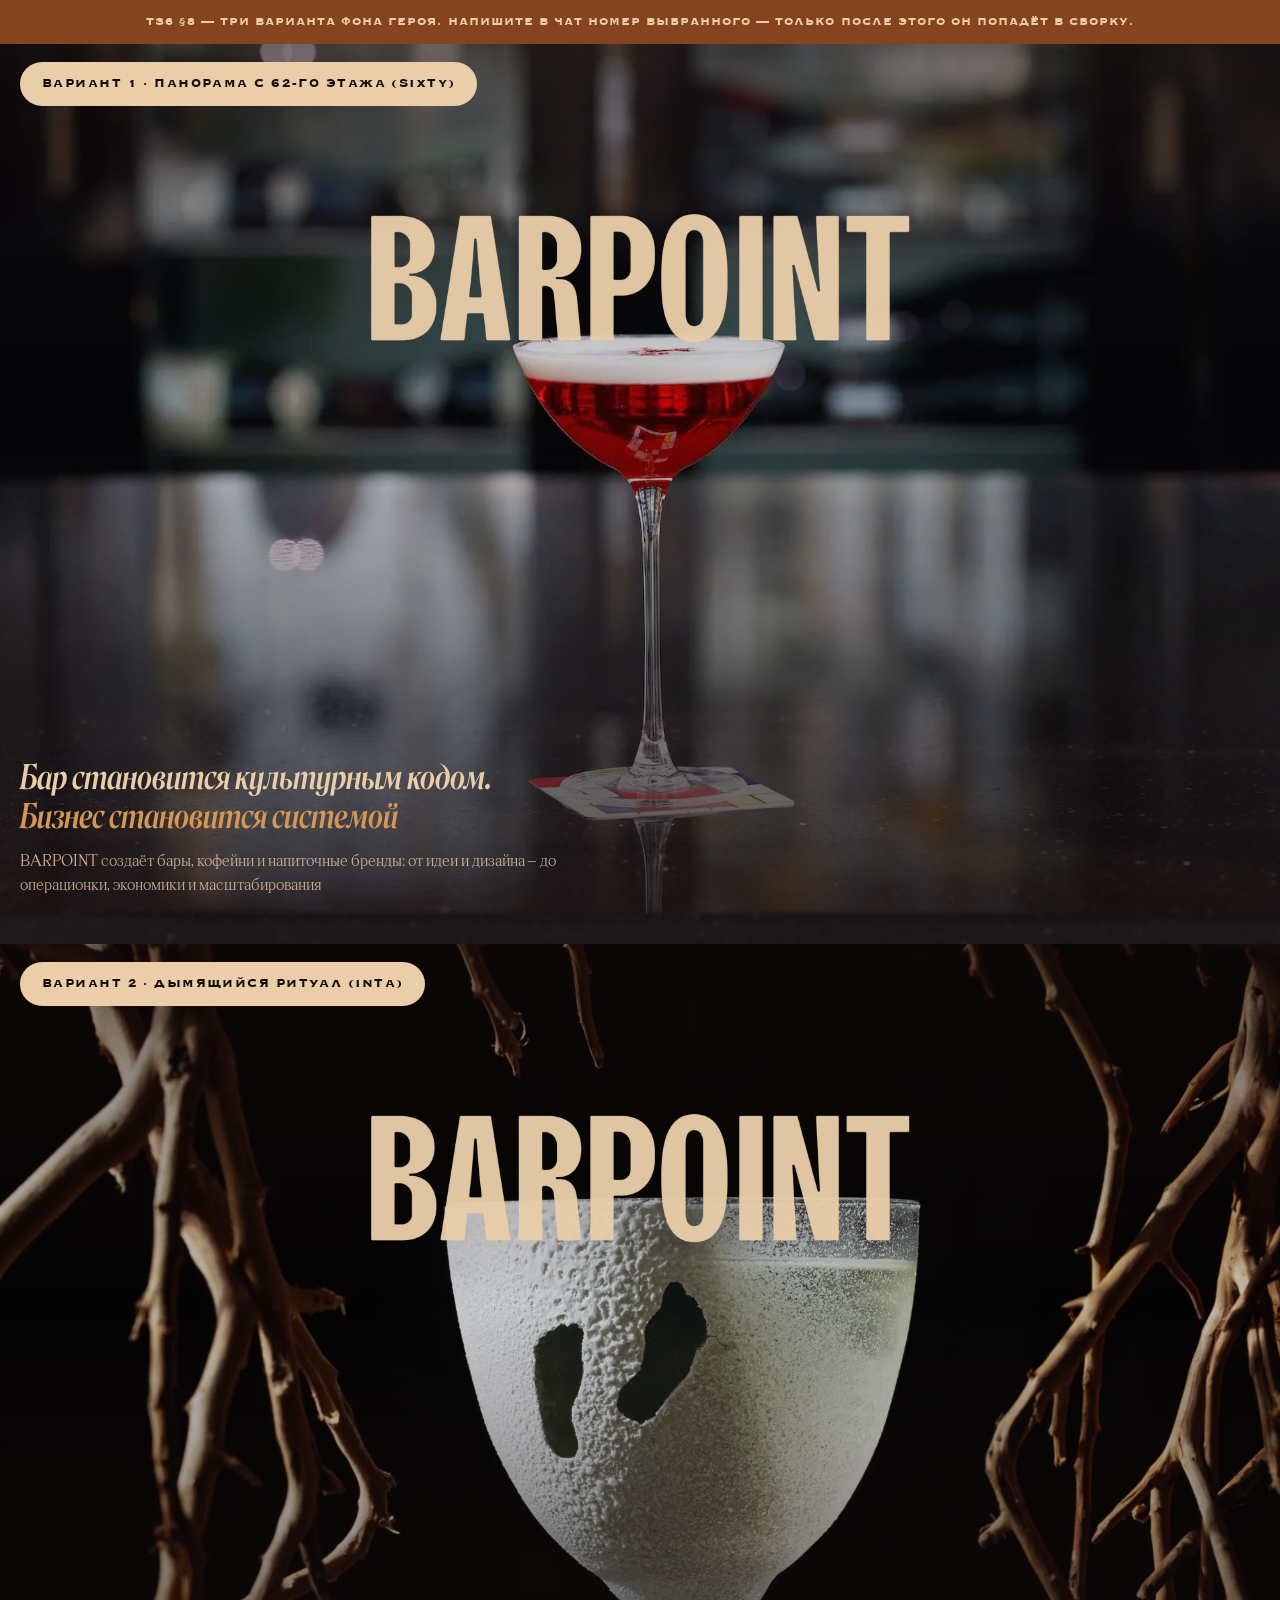
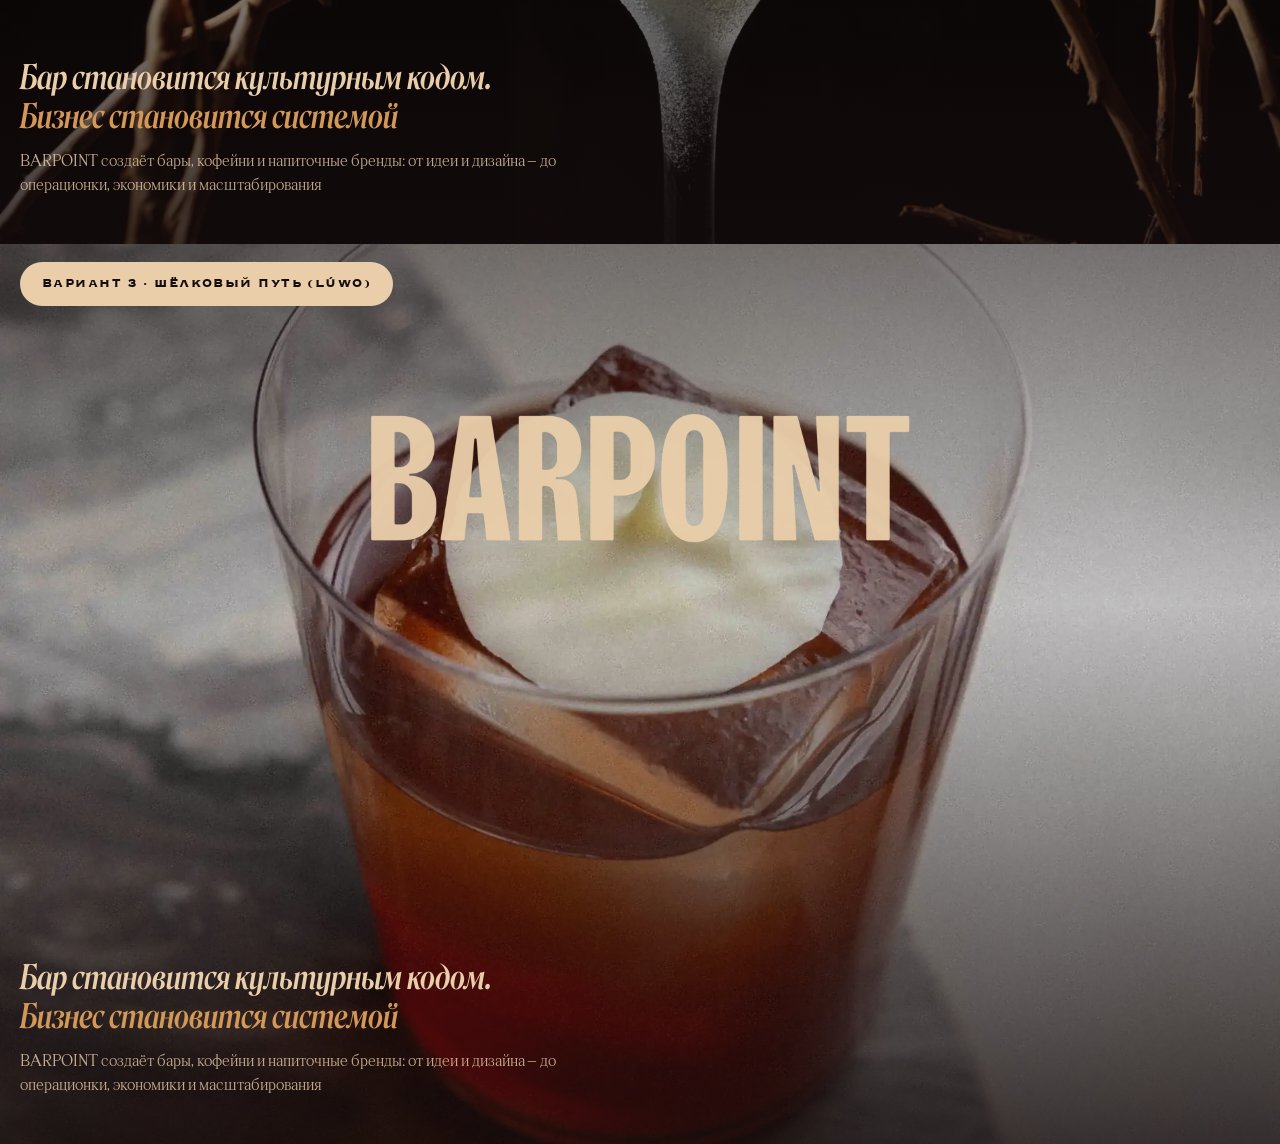
<file: hero-variants.html>
<!DOCTYPE html>
<html lang="ru">
<head>
  <meta charset="UTF-8">
  <meta name="viewport" content="width=device-width, initial-scale=1.0">
  <title>BARPOINT — варианты фона героя (ТЗ6 §8, на выбор заказчика)</title>
  <meta name="robots" content="noindex">
  <link rel="icon" href="favicon.svg" type="image/svg+xml">
  <link rel="stylesheet" href="assets/css/fonts.css">
  <link rel="stylesheet" href="assets/css/style.css">
  <style>
    body { background: var(--bp-black); }
    .hv-note {
      position: sticky; top: 0; z-index: 50;
      background: var(--bp-amber); color: var(--bp-cream);
      font-family: var(--font-grotesk); font-weight: 600;
      font-size: .8rem; letter-spacing: .08em; text-transform: uppercase;
      padding: 12px var(--gutter); text-align: center;
    }
    .hv {
      position: relative; min-height: 100svh;
      display: flex; flex-direction: column; justify-content: flex-end;
      color: var(--bp-off-white); overflow: hidden;
    }
    .hv__media { position: absolute; inset: 0; }
    .hv__media img { width: 100%; height: 100%; object-fit: cover; }
    .hv__media::after {
      content: ""; position: absolute; inset: 0;
      background: linear-gradient(180deg,
        color-mix(in srgb, var(--bp-charcoal) 55%, transparent) 0%,
        color-mix(in srgb, var(--bp-charcoal) 15%, transparent) 40%,
        color-mix(in srgb, var(--bp-charcoal) 82%, transparent) 100%);
    }
    .hv__tag {
      position: absolute; top: 18px; left: var(--gutter); z-index: 3;
      background: var(--bp-ivory); color: var(--bp-dark-text);
      font-family: var(--font-grotesk); font-weight: 700; font-size: .9rem;
      letter-spacing: .1em; text-transform: uppercase;
      padding: 10px 22px; border-radius: 999px;
    }
    .hv__logo { position: absolute; top: 26vh; left: 50%; transform: translate(-50%, -50%); width: 42vw; z-index: 2; opacity: .96; }
    .hv__content { position: relative; z-index: 2; padding: 0 var(--gutter) var(--s-6); max-width: var(--container); margin-inline: auto; width: 100%; }
    .hv__title { font-family: var(--font-serif); font-weight: 600; font-size: clamp(1.3rem, 2.6vw, 2.2rem); line-height: 1.15; max-width: 16em; }
    .hv__title em { font-style: italic; color: var(--bp-accent-ink); }
    .hv__sub { margin-top: 12px; max-width: 36em; color: color-mix(in srgb, var(--bp-cream) 82%, transparent); font-size: .95rem; }
  </style>
</head>
<body>
  <p class="hv-note">ТЗ6 §8 — три варианта фона героя. Напишите в чат номер выбранного — только после этого он попадёт в сборку.</p>

  <section class="hv">
    <div class="hv__media"><img src="assets/img/hero-sixty-2000.webp" alt="Вариант 1 — панорама Sixty"></div>
    <span class="hv__tag">Вариант 1 · Панорама с 62-го этажа (Sixty)</span>
    <img class="hv__logo" src="assets/img/wordmark-light.png" alt="">
    <div class="hv__content">
      <h2 class="hv__title">Бар становится культурным кодом. <em>Бизнес становится системой</em></h2>
      <p class="hv__sub">BARPOINT создаёт бары, кофейни и напиточные бренды: от идеи и дизайна — до операционки, экономики и масштабирования</p>
    </div>
  </section>

  <section class="hv">
    <div class="hv__media"><img src="assets/img/hero-inta-2000.webp" alt="Вариант 2 — дымящийся коктейль Inta"></div>
    <span class="hv__tag">Вариант 2 · Дымящийся ритуал (Inta)</span>
    <img class="hv__logo" src="assets/img/wordmark-light.png" alt="">
    <div class="hv__content">
      <h2 class="hv__title">Бар становится культурным кодом. <em>Бизнес становится системой</em></h2>
      <p class="hv__sub">BARPOINT создаёт бары, кофейни и напиточные бренды: от идеи и дизайна — до операционки, экономики и масштабирования</p>
    </div>
  </section>

  <section class="hv">
    <div class="hv__media"><img src="assets/img/hero-luwo-2000.webp" alt="Вариант 3 — атмосферный кадр Lúwo"></div>
    <span class="hv__tag">Вариант 3 · Шёлковый путь (Lúwo)</span>
    <img class="hv__logo" src="assets/img/wordmark-light.png" alt="">
    <div class="hv__content">
      <h2 class="hv__title">Бар становится культурным кодом. <em>Бизнес становится системой</em></h2>
      <p class="hv__sub">BARPOINT создаёт бары, кофейни и напиточные бренды: от идеи и дизайна — до операционки, экономики и масштабирования</p>
    </div>
  </section>
</body>
</html>
</file>
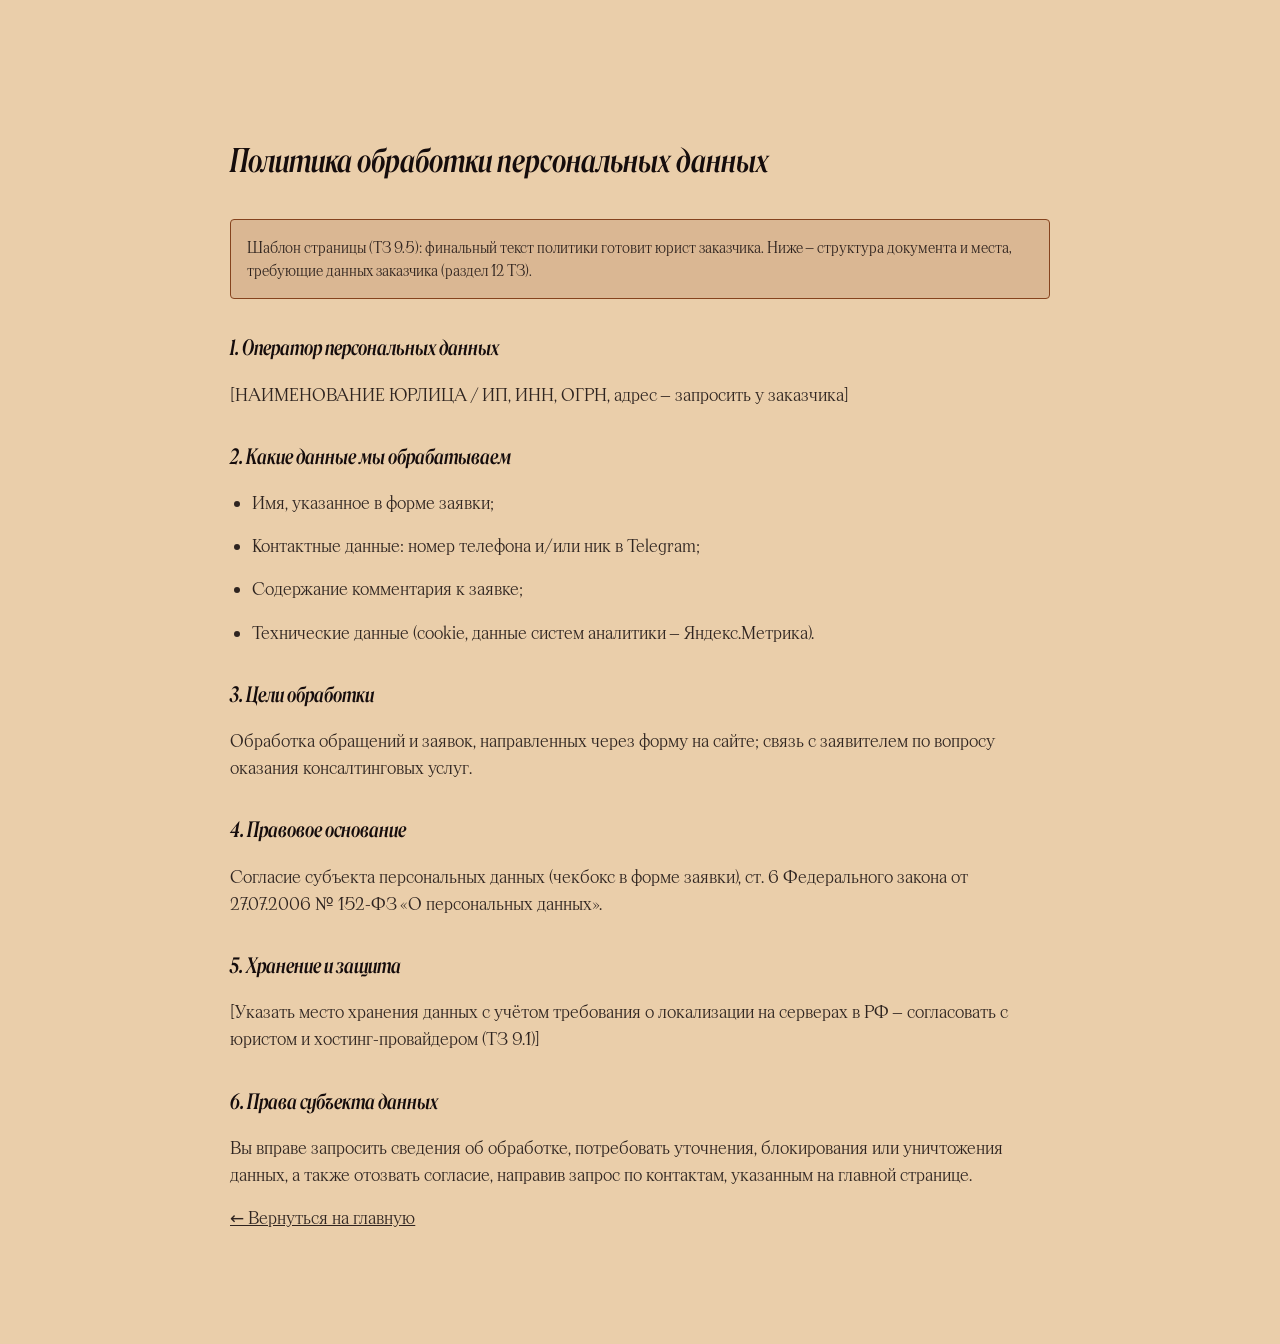
<file: privacy.html>
<!DOCTYPE html>
<html lang="ru">
<head>
  <meta charset="UTF-8">
  <meta name="viewport" content="width=device-width, initial-scale=1.0">
  <title>Политика обработки персональных данных — BARPOINT</title>
  <meta name="robots" content="noindex">
  <link rel="icon" href="favicon.svg" type="image/svg+xml">
  <link rel="stylesheet" href="assets/css/fonts.css">
  <link rel="stylesheet" href="assets/css/style.css">
</head>
<body class="doc-page">
  <div class="container">
    <h1>Политика обработки персональных данных</h1>
    <p class="todo">Шаблон страницы (ТЗ 9.5): финальный текст политики готовит юрист заказчика.
    Ниже — структура документа и места, требующие данных заказчика (раздел 12 ТЗ).</p>

    <h2>1. Оператор персональных данных</h2>
    <p>[НАИМЕНОВАНИЕ ЮРЛИЦА / ИП, ИНН, ОГРН, адрес — запросить у заказчика]</p>

    <h2>2. Какие данные мы обрабатываем</h2>
    <ul>
      <li>Имя, указанное в форме заявки;</li>
      <li>Контактные данные: номер телефона и/или ник в Telegram;</li>
      <li>Содержание комментария к заявке;</li>
      <li>Технические данные (cookie, данные систем аналитики — Яндекс.Метрика).</li>
    </ul>

    <h2>3. Цели обработки</h2>
    <p>Обработка обращений и заявок, направленных через форму на сайте; связь с заявителем по вопросу оказания консалтинговых услуг.</p>

    <h2>4. Правовое основание</h2>
    <p>Согласие субъекта персональных данных (чекбокс в форме заявки), ст. 6 Федерального закона от 27.07.2006 № 152-ФЗ «О персональных данных».</p>

    <h2>5. Хранение и защита</h2>
    <p>[Указать место хранения данных с учётом требования о локализации на серверах в РФ — согласовать с юристом и хостинг-провайдером (ТЗ 9.1)]</p>

    <h2>6. Права субъекта данных</h2>
    <p>Вы вправе запросить сведения об обработке, потребовать уточнения, блокирования или уничтожения данных, а также отозвать согласие, направив запрос по контактам, указанным на главной странице.</p>

    <p><a href="index.html">← Вернуться на главную</a></p>
  </div>
</body>
</html>
</file>
<file: assets/css/fonts.css>
/* ============================================================
   Фирменная пара бренда (ТЗ8 §1, брендбук famiiily):
   - Roslindale Cyrillic Display Condensed Medium (+Italic) —
     акцентный сериф: заголовки, цитаты, манифесты, имена, цифры.
   - Heading Now W05 64 Regular — наборный гротеск капсом:
     eyebrow, плашки, кнопки, навигация, лейблы.
   Файлы одного начертания; font-weight объявлен диапазоном,
   чтобы браузер не рисовал синтетический жирный на 600/700.
   Сабсеты cyrillic/latin — те же unicode-range, что были у Golos.
   ============================================================ */

/* ============================================================
   Copperplate (Brut Dept, info/Шрифты/Шрифты для принтов) —
   по правке заказчика 17.07: ЕДИНЫЙ шрифт всего сайта.
   3 начертания из ttc: Light 300 / Regular 400 / Bold 700;
   кириллица полная. Курсива у Copperplate нет — em рендерится
   синтетическим наклоном браузера.
   ============================================================ */
/* Copperplate Light — cyrillic */
@font-face {
  font-family: 'Copperplate';
  font-style: normal;
  font-weight: 300;
  font-display: swap;
  src: url(../fonts/copperplate-300-cyrillic.woff2) format('woff2');
  unicode-range: U+0301, U+0400-045F, U+0490-0491, U+04B0-04B1, U+2116;
}
/* Copperplate Light — latin */
@font-face {
  font-family: 'Copperplate';
  font-style: normal;
  font-weight: 300;
  font-display: swap;
  src: url(../fonts/copperplate-300-latin.woff2) format('woff2');
  unicode-range: U+0000-00FF, U+0131, U+0152-0153, U+02BB-02BC, U+02C6, U+02DA, U+02DC, U+0304, U+0308, U+0329, U+2000-206F, U+20AC, U+2122, U+2191, U+2193, U+2212, U+2215, U+FEFF, U+FFFD;
}
/* Copperplate Regular — cyrillic */
@font-face {
  font-family: 'Copperplate';
  font-style: normal;
  font-weight: 400;
  font-display: swap;
  src: url(../fonts/copperplate-400-cyrillic.woff2) format('woff2');
  unicode-range: U+0301, U+0400-045F, U+0490-0491, U+04B0-04B1, U+2116;
}
/* Copperplate Regular — latin */
@font-face {
  font-family: 'Copperplate';
  font-style: normal;
  font-weight: 400;
  font-display: swap;
  src: url(../fonts/copperplate-400-latin.woff2) format('woff2');
  unicode-range: U+0000-00FF, U+0131, U+0152-0153, U+02BB-02BC, U+02C6, U+02DA, U+02DC, U+0304, U+0308, U+0329, U+2000-206F, U+20AC, U+2122, U+2191, U+2193, U+2212, U+2215, U+FEFF, U+FFFD;
}
/* Copperplate Bold — cyrillic */
@font-face {
  font-family: 'Copperplate';
  font-style: normal;
  font-weight: 700;
  font-display: swap;
  src: url(../fonts/copperplate-700-cyrillic.woff2) format('woff2');
  unicode-range: U+0301, U+0400-045F, U+0490-0491, U+04B0-04B1, U+2116;
}
/* Copperplate Bold — latin */
@font-face {
  font-family: 'Copperplate';
  font-style: normal;
  font-weight: 700;
  font-display: swap;
  src: url(../fonts/copperplate-700-latin.woff2) format('woff2');
  unicode-range: U+0000-00FF, U+0131, U+0152-0153, U+02BB-02BC, U+02C6, U+02DA, U+02DC, U+0304, U+0308, U+0329, U+2000-206F, U+20AC, U+2122, U+2191, U+2193, U+2212, U+2215, U+FEFF, U+FFFD;
}

/* ============================================================
   Правка заказчика 26.07: новая шрифтовая система сайта —
   - заголовки/крупные тексты: Roslindale Display Condensed Medium
     ITALIC (курсивное начертание как ОСНОВНОЕ — семейство-алиас
     «Roslindale Italic» ниже, зарегистрировано и для normal, и для
     italic, чтобы <em> внутри заголовков не получал двойной наклон);
   - основной текст: Apoc Regular (Trial) — кириллица полная,
     сабсеты из info/Шрифты/Шрифты для принтов/Brut Dept;
   - подзаголовки/служебные капс-надписи: Copperplate (как было).
   ============================================================ */

/* Apoc Regular (Trial) — основной текст. Только 400: жирные
   акценты (strong, лейблы 600) рисуются синтетически — у триала
   нет других начертаний. */
@font-face {
  font-family: 'Apoc';
  font-style: normal;
  font-weight: 400;
  font-display: swap;
  src: url(../fonts/apoc-400-cyrillic.woff2) format('woff2');
  unicode-range: U+0301, U+0400-045F, U+0490-0491, U+04B0-04B1, U+2116;
}
@font-face {
  font-family: 'Apoc';
  font-style: normal;
  font-weight: 400;
  font-display: swap;
  src: url(../fonts/apoc-400-latin.woff2) format('woff2');
  unicode-range: U+0000-00FF, U+0131, U+0152-0153, U+02BB-02BC, U+02C6, U+02DA, U+02DC, U+0304, U+0308, U+0329, U+2000-206F, U+20AC, U+2122, U+2191, U+2193, U+2212, U+2215, U+FEFF, U+FFFD;
}

/* Roslindale Italic как САМОСТОЯТЕЛЬНОЕ семейство для заголовков:
   те же i-файлы отдаются и на normal, и на italic — курсив везде,
   без синтетического дополнительного наклона у <em> */
@font-face {
  font-family: 'Roslindale Italic';
  font-style: normal;
  font-weight: 400 700;
  font-display: swap;
  src: url(../fonts/roslindale-i-cyrillic.woff2) format('woff2');
  unicode-range: U+0301, U+0400-045F, U+0490-0491, U+04B0-04B1, U+2116;
}
@font-face {
  font-family: 'Roslindale Italic';
  font-style: normal;
  font-weight: 400 700;
  font-display: swap;
  src: url(../fonts/roslindale-i-latin.woff2) format('woff2');
  unicode-range: U+0000-00FF, U+0131, U+0152-0153, U+02BB-02BC, U+02C6, U+02DA, U+02DC, U+0304, U+0308, U+0329, U+2000-206F, U+20AC, U+2122, U+2191, U+2193, U+2212, U+2215, U+FEFF, U+FFFD;
}
@font-face {
  font-family: 'Roslindale Italic';
  font-style: italic;
  font-weight: 400 700;
  font-display: swap;
  src: url(../fonts/roslindale-i-cyrillic.woff2) format('woff2');
  unicode-range: U+0301, U+0400-045F, U+0490-0491, U+04B0-04B1, U+2116;
}
@font-face {
  font-family: 'Roslindale Italic';
  font-style: italic;
  font-weight: 400 700;
  font-display: swap;
  src: url(../fonts/roslindale-i-latin.woff2) format('woff2');
  unicode-range: U+0000-00FF, U+0131, U+0152-0153, U+02BB-02BC, U+02C6, U+02DA, U+02DC, U+0304, U+0308, U+0329, U+2000-206F, U+20AC, U+2122, U+2191, U+2193, U+2212, U+2215, U+FEFF, U+FFFD;
}

/* Roslindale — cyrillic */
@font-face {
  font-family: 'Roslindale Display Condensed';
  font-style: normal;
  font-weight: 400 700;
  font-display: swap;
  src: url(../fonts/roslindale-cyrillic.woff2) format('woff2');
  unicode-range: U+0301, U+0400-045F, U+0490-0491, U+04B0-04B1, U+2116;
}
/* Roslindale — latin */
@font-face {
  font-family: 'Roslindale Display Condensed';
  font-style: normal;
  font-weight: 400 700;
  font-display: swap;
  src: url(../fonts/roslindale-latin.woff2) format('woff2');
  unicode-range: U+0000-00FF, U+0131, U+0152-0153, U+02BB-02BC, U+02C6, U+02DA, U+02DC, U+0304, U+0308, U+0329, U+2000-206F, U+20AC, U+2122, U+2191, U+2193, U+2212, U+2215, U+FEFF, U+FFFD;
}
/* Roslindale Italic — cyrillic */
@font-face {
  font-family: 'Roslindale Display Condensed';
  font-style: italic;
  font-weight: 400 700;
  font-display: swap;
  src: url(../fonts/roslindale-i-cyrillic.woff2) format('woff2');
  unicode-range: U+0301, U+0400-045F, U+0490-0491, U+04B0-04B1, U+2116;
}
/* Roslindale Italic — latin */
@font-face {
  font-family: 'Roslindale Display Condensed';
  font-style: italic;
  font-weight: 400 700;
  font-display: swap;
  src: url(../fonts/roslindale-i-latin.woff2) format('woff2');
  unicode-range: U+0000-00FF, U+0131, U+0152-0153, U+02BB-02BC, U+02C6, U+02DA, U+02DC, U+0304, U+0308, U+0329, U+2000-206F, U+20AC, U+2122, U+2191, U+2193, U+2212, U+2215, U+FEFF, U+FFFD;
}

/* Heading Now 64 — cyrillic */
@font-face {
  font-family: 'Heading Now 64';
  font-style: normal;
  font-weight: 400 700;
  font-display: swap;
  src: url(../fonts/headingnow64-cyrillic.woff2) format('woff2');
  unicode-range: U+0301, U+0400-045F, U+0490-0491, U+04B0-04B1, U+2116;
}
/* Heading Now 64 — latin */
@font-face {
  font-family: 'Heading Now 64';
  font-style: normal;
  font-weight: 400 700;
  font-display: swap;
  src: url(../fonts/headingnow64-latin.woff2) format('woff2');
  unicode-range: U+0000-00FF, U+0131, U+0152-0153, U+02BB-02BC, U+02C6, U+02DA, U+02DC, U+0304, U+0308, U+0329, U+2000-206F, U+20AC, U+2122, U+2191, U+2193, U+2212, U+2215, U+FEFF, U+FFFD;
}

/* ---------- Golos Text — абзацы-носители (без изменений) ---------- */
/* cyrillic */
@font-face {
  font-family: 'Golos Text';
  font-style: normal;
  font-weight: 400;
  font-display: swap;
  src: url(../fonts/golos-400-cyrillic.woff2) format('woff2');
  unicode-range: U+0301, U+0400-045F, U+0490-0491, U+04B0-04B1, U+2116;
}
/* latin */
@font-face {
  font-family: 'Golos Text';
  font-style: normal;
  font-weight: 400;
  font-display: swap;
  src: url(../fonts/golos-400-latin.woff2) format('woff2');
  unicode-range: U+0000-00FF, U+0131, U+0152-0153, U+02BB-02BC, U+02C6, U+02DA, U+02DC, U+0304, U+0308, U+0329, U+2000-206F, U+20AC, U+2122, U+2191, U+2193, U+2212, U+2215, U+FEFF, U+FFFD;
}
/* cyrillic */
@font-face {
  font-family: 'Golos Text';
  font-style: normal;
  font-weight: 500;
  font-display: swap;
  src: url(../fonts/golos-500-cyrillic.woff2) format('woff2');
  unicode-range: U+0301, U+0400-045F, U+0490-0491, U+04B0-04B1, U+2116;
}
/* latin */
@font-face {
  font-family: 'Golos Text';
  font-style: normal;
  font-weight: 500;
  font-display: swap;
  src: url(../fonts/golos-500-latin.woff2) format('woff2');
  unicode-range: U+0000-00FF, U+0131, U+0152-0153, U+02BB-02BC, U+02C6, U+02DA, U+02DC, U+0304, U+0308, U+0329, U+2000-206F, U+20AC, U+2122, U+2191, U+2193, U+2212, U+2215, U+FEFF, U+FFFD;
}
/* cyrillic */
@font-face {
  font-family: 'Golos Text';
  font-style: normal;
  font-weight: 600;
  font-display: swap;
  src: url(../fonts/golos-600-cyrillic.woff2) format('woff2');
  unicode-range: U+0301, U+0400-045F, U+0490-0491, U+04B0-04B1, U+2116;
}
/* latin */
@font-face {
  font-family: 'Golos Text';
  font-style: normal;
  font-weight: 600;
  font-display: swap;
  src: url(../fonts/golos-600-latin.woff2) format('woff2');
  unicode-range: U+0000-00FF, U+0131, U+0152-0153, U+02BB-02BC, U+02C6, U+02DA, U+02DC, U+0304, U+0308, U+0329, U+2000-206F, U+20AC, U+2122, U+2191, U+2193, U+2212, U+2215, U+FEFF, U+FFFD;
}
</file>
<file: assets/css/style.css>
/* ============================================================
   BARPOINT — лендинг v3
   Дизайн-токены и структура — строго по ТЗ (раздел 4)
   ============================================================ */

/* ---------- 4.1 Цветовая палитра ----------
   ПРАВКА 07.08 — ВТОРАЯ ПОЛНАЯ СМЕНА ПАЛИТРЫ. Заказчик прислал новую
   карту из пяти цветов, и других на странице быть не должно:

     Balsamico    #150C0C — фон всего сайта;
     Champagne    #EACEAA — ВЕСЬ текст, светлые поверхности, карточка
                            формы и главные CTA;
     Honey Garlic #85431E — ОСНОВНОЙ акцент (прямая формулировка
                            заказчика: «для комбиков, кружков и т.д.,
                            вместо жёлтого»). Занял место прежнего
                            золота: заливки, заклёпки, панели услуг,
                            карточки сценариев, кнопки на наведении;
     Whiskey Sour #D39858 ┐
     Burnt Coffee #34150F ┘ два вспомогательных акцента.

   ПОЧЕМУ АКЦЕНТ РАЗДЕЛЁН НА ДВА ТОКЕНА. Honey Garlic тёмный: на
   Balsamico он даёт 2.59:1. Заливкой он виден отлично, а буквами и
   волосяными линиями на фоне — нет (норма 4.5, для крупного 3). Поэтому
   роль поделена ровно по границе «пятно / знак»:
     --bp-amber (=honey)     — всё, что заказчик перечислил: заливки,
                               кружки-заклёпки, плашки, панели, ромбы;
     --bp-accent-ink (=whiskey) — акцент, который лежит НА тёмном фоне
                               буквами или линией в пиксель: курсив в
                               заголовках, ссылка на наведении, иконки
                               контактов, подписи ролей, трасса команды,
                               подчёркивание в навигации. 7.71:1.
   Burnt Coffee от фона почти неотличим (1.16:1) и потому работает
   только поверхностью под светлым текстом — панель услуг, карточка
   сценария; знаком на фоне он не годится вовсе.

   ПРАВИЛО ФАЙЛА (прежнее): любой цвет в CSS — это одна из пяти
   переменных ниже. Полутона (тени, пунктиры, приглушённый текст)
   набираются ТОЛЬКО прозрачностью этих же пяти через
   color-mix (…, transparent); новых значений не заводить, в том числе
   подмешкой одного цвета к другому — она даёт шестой сплошной тон.

   КОНТРАСТЫ, ЗАМЕРЕНЫ НА НОВЫХ ЗНАЧЕНИЯХ:
     champagne / balsamico  12.76:1  — основной текст;
     champagne / honey       4.93:1  — текст на панелях и кнопках
                                       (было 2.75 на золоте, стало лучше);
     champagne / coffee     11.04:1  — текст на тёмной панели;
     balsamico / whiskey     7.71:1  — тёмный текст на светлой панели;
     whiskey  / balsamico    7.71:1  — акцентный знак на фоне;
     honey    / champagne    4.93:1  — акцентный текст на светлом.

   ПРОВЕРЕНО 07.08 двумя проходами (методика та же, что 04.08):
   1) по исходнику — во всём CSSOM ровно пять цветовых литералов,
      ни одного rgb()/hsl();
   2) по ВЫЧИСЛЕННЫМ стилям — обход каждого элемента и псевдоэлемента с
      разбором color / background / border / outline / box-shadow /
      text-shadow / fill / stroke, на 1440×900, 1280×720 и 375×812, во
      всех состояниях: прокрутка от начала до конца с шагом 300px,
      открытый разворот кейса, мобильное меню, ошибки формы, экран
      благодарности, раскрытый FAQ.
   Одноцветная графика (знаки заведений -light.png, подписи, фавиконка,
   apple-touch-icon, монограмма) перекрашена под палитру отдельно,
   скриптом: она несёт цвет запечённым в пиксели.
   Фотографии, разумеется, не трогали.

   Прежняя палитра (charcoal #101111, cream #E6E2DA, emerald #154230,
   burgundy #5D1E21, gold #A6824A) удалена целиком; до неё была ещё
   одна — графит/беж/янтарь, см. историю. */
:root {
  --bp-balsamico: #150C0C;
  --bp-champagne: #EACEAA;
  --bp-honey:     #85431E;
  --bp-whiskey:   #D39858;
  --bp-coffee:    #34150F;

  /* Прежние имена оставлены ПСЕВДОНИМАМИ новых: на них завязано под сотню
     правил по всему файлу, и переименование ради переименования дало бы
     диф, в котором не видно смысловых изменений. Каждое имя ниже — это
     роль, а не оттенок, и роли сохранились.
     --bp-black / --bp-page — обе роли («тёмная плашка» и «фон страницы»)
     схлопнулись в balsamico: фон один на всю страницу.
     --bp-ivory — светлая поверхность; отдельного бежевого больше нет.
     --bp-amber-text — акцент для МЕЛКОГО текста на СВЕТЛОМ. Здесь honey:
     на шампани он даёт 4.93:1 при норме 4.5. Красного в новом наборе
     нет вовсе, поэтому эта же роль обслуживает и ошибки формы —
     #85431E из всех пяти ближе всего к тревожному тону.
     --bp-green / --bp-wine (изумруд и бордо прошлой палитры) удалены:
     их места заняли coffee и whiskey, и роли при этом РАЗОШЛИСЬ —
     whiskey светлый, чернила на нём тёмные. Оставить их псевдонимами
     значило бы спрятать смену роли за прежним именем. */
  --bp-charcoal: var(--bp-balsamico);
  --bp-page: var(--bp-balsamico);
  --bp-black: var(--bp-balsamico);
  --bp-dark-text: var(--bp-balsamico);
  --bp-cream: var(--bp-champagne);
  --bp-off-white: var(--bp-champagne);
  --bp-ivory: var(--bp-champagne);
  --bp-gold: var(--bp-honey);
  --bp-amber: var(--bp-honey);
  --bp-amber-text: var(--bp-honey);
  --bp-accent-ink: var(--bp-whiskey);
  /* приглушённый тёмный текст на светлом — тот же balsamico, просто
     тише. Именно ПРОЗРАЧНОСТЬЮ, а не подмешкой шампани: подмешка дала бы
     шестой сплошной цвет, а полупрозрачный balsamico на шампани выглядит
     так же и палитру не расширяет. На шампани даёт 4.67:1. */
  --bp-graphite: color-mix(in srgb, var(--bp-balsamico) 62%, transparent);

  /* 4.2 Типографика — правка заказчика 26.07: три роли —
     - заголовки/крупные тексты: Roslindale Cyrillic Display Condensed
       Medium ITALIC (семейство-алиас "Roslindale Italic" в fonts.css —
       курсивное начертание как основное);
     - подзаголовки/служебные капс-надписи (eyebrow, пилюли, кнопки,
       навигация, лейблы): Copperplate (Brut Dept);
     - основной текст: Apoc Regular Trial (кириллица полная; только 400,
       жирный — синтетический).
     Откат к «единому Copperplate» (правка 17.07) = все три строки на
     "Copperplate". Playfair из проекта УДАЛЁН — не возвращать. */
  --font-serif: "Roslindale Italic", "Roslindale Display Condensed", "Times New Roman", serif;
  --font-grotesk: "Copperplate", "Arial Narrow", sans-serif;
  --font-text: "Apoc", "Golos Text", system-ui, sans-serif;

  /* 4.5 Сетка и отступы (шкала 8px) */
  --s-1: 8px;  --s-2: 16px; --s-3: 24px; --s-4: 32px;
  --s-6: 48px; --s-8: 64px; --s-10: 80px; --s-12: 96px; --s-16: 128px;
  /* Правка 29.07: сайт идёт ВО ВСЮ ШИРИНУ экрана (референс buckssauce.com).
     Раньше контейнер был 1360px с полями 24/48px — на широких мониторах
     это давало большие пустые поля слева и справа. Теперь контейнер
     ограничения не имеет, а по краям остаётся только узкая кромка.
     Откат: --container 1360px, --gutter 24px / 48px на ≥1024. */
  --container: 100%;
  --gutter: 16px;
  --header-h: 56px;

  /* 4.6 СТУПЕНЧАТАЯ ТИПОГРАФИКА (правка 30.07)
     Раньше кегли считались от 1vw и «дышали» вместе с окном: при любом
     изменении ширины текст внутри блока менялся, заголовки карточек то
     складывались в две строки, то распрямлялись в одну.
     --vw-step — ступенчатая замена 1vw: ВНУТРИ брейкпоинта он постоянен,
     поэтому кегль не зависит от ширины окна и остаётся одинаковым
     относительно своего блока; между брейкпоинтами меняется один раз.
     Значения = 1% от опорной ширины (390 / 820 / 1440), так что на этих
     ширинах размеры совпадают с прежним расчётом пиксель в пиксель.
     Вилки clamp() сохранены — они по-прежнему держат нижний и верхний
     предел. Исключение одно: .scn-head__title, он по замыслу заполняет
     экран во всю ширину, и ему нужен НАСТОЯЩИЙ vw. */
  --vw-step: 3.9px;

  --ease: cubic-bezier(.22,.61,.36,1);
}
@media (min-width: 600px)  { :root { --vw-step: 8.2px; } }
/* с 768 шапка выше (56 → 72): с этой ширины появляется кнопка-стикер,
   а её наклонённый габарит в 56px не помещается */
@media (min-width: 768px)  { :root { --header-h: 72px; } }
/* Ступеней на десктопе две: на 1024–1439 опора 1280, дальше 1440.
   Без промежуточной ступени текст, замороженный по 1440, не помещался
   в барный блок на невысоких ноутбучных окнах (проверено: 1024×680 —
   перелив 17px). На 1440 значения совпадают с прежними до пикселя. */
@media (min-width: 1024px) {
  :root { --header-h: 72px; --gutter: 20px; --vw-step: 12.8px; }
}
@media (min-width: 1440px) { :root { --vw-step: 14.4px; } }

/* ---------- Reset / base ---------- */
*, *::before, *::after { box-sizing: border-box; margin: 0; padding: 0; }
/* scroll-behavior:smooth отключён — плавный скролл делает Lenis (ТЗ2 §2),
   нативный smooth с ним конфликтует */
html { scroll-behavior: auto; -webkit-text-size-adjust: 100%; }

/* Официальный CSS Lenis */
html.lenis, html.lenis body { height: auto; }
.lenis.lenis-smooth { scroll-behavior: auto !important; }
.lenis.lenis-smooth [data-lenis-prevent] { overscroll-behavior: contain; }
.lenis.lenis-stopped { overflow: hidden; }

@media (prefers-reduced-motion: reduce) {
  *, *::before, *::after {
    animation-duration: .01ms !important;
    animation-iteration-count: 1 !important;
    transition-duration: .01ms !important;
  }
}
body {
  font-family: var(--font-text);
  font-size: 17px;
  line-height: 1.6;
  color: var(--bp-off-white);
  background: var(--bp-page);
  /* ТЗ5 §5: цвет фона живёт на body и перетекает по скроллу (как у PINEA).
     Правка 30.07: CSS-переход СНЯТ. Раньше цвет переключался скачком, а
     этот переход растягивал скачок во времени — он шёл сам по себе, не
     связанный со скроллом. Теперь цвет считается от позиции прокрутки
     покадрово (main.js), и переход поверх него только смазывал бы
     картину. Откат: transition: background-color .6s ease. */
  -webkit-font-smoothing: antialiased;
}

/* ТЗ5 §5: при активной body-механике (класс bgflow ставит JS, при
   prefers-reduced-motion его нет — секции сохраняют свои фоны)
   цветовые секции прозрачны, просвечивает переливающийся body */
.bgflow section[data-bg], .bgflow footer[data-bg] { background: transparent; }
img { max-width: 100%; height: auto; display: block; }
a { color: inherit; }
button { font: inherit; color: inherit; background: none; border: 0; cursor: pointer; }
ul, ol { list-style: none; }
/* кольцо фокуса лежит на фоне страницы, а он тёмный на всю высоту, —
   значит это «знак», а не «пятно»: honey дал бы 2.59:1 и кольцо просто
   не читалось бы. На светлых поверхностях (поля формы, документы) свои
   правила ниже, там honey. */
:focus-visible { outline: 2px solid var(--bp-accent-ink); outline-offset: 3px; }

.skip-link {
  position: absolute; left: -9999px; top: 0; z-index: 200;
  /* чернила на honey — светлые: тёмные дали бы 2.59:1 (было 6.5 на золоте) */
  background: var(--bp-amber); color: var(--bp-cream);
  padding: 10px 18px; font-weight: 600;
}
.skip-link:focus { left: 0; }

.container {
  width: 100%;
  max-width: var(--container);
  margin-inline: auto;
  padding-inline: var(--gutter);
}

/* ---------- Вертикальный ритм секций (правка 03.08) ----------
   Расстояние между секциями = два паддинга подряд, собственных полей у
   секций нет. Числа сняты с референса buckssauce.com (1440×900): там
   стыки идут margin-top’ами 120 / 152 / 160 и 160px при нулевом низе,
   то есть 160px между блоками — верхняя граница его шкалы. Берём её же:
   80px сверху и снизу.
   Было 96/128 плюс пустая проставка .seam (234px на экране 900) — 490px
   между блоками, больше половины экрана пустоты. Проставка существовала
   ради перетекания фона (см. ниже), которого больше нет.
   Мобильная ступень — 64 (128 между блоками): у референса стыки на узком
   экране идут от 60 до 152px, это середина его же вилки.
   Ступеней ровно две, как и у референса (его порог — lg, 1024): дробить
   мельче незачем, 80px читаются одинаково и на планшете, и на мониторе.

   Проверка «на экране только один блок» (1440×900, шапка 72px): самая
   короткая секция — «Три сценария», 767px чернил; окно прокрутки, где она
   на экране целиком и соседей не видно, — 60px. Упирается оно в высоту
   самой секции (900 − 72 − 767 = 61), а не в стыки: увеличение отступов
   его уже не расширит. То же на 1920×1080 и 1024×768.
   Самое узкое место — планшет 768×1024: «Кейсы» встают одни в притык,
   с запасом ровно в 1px (от низа чернил услуг до верха чернил команды
   953px при свободном экране 952). Это замер, а не гарантия: подрастёт
   лента кейсов на строку — и верхняя кромка фотографии «Команды» начнёт
   заглядывать в кадр. Лечится там же, отступом .section на ≥600. */
.section { padding-block: var(--s-8); }
@media (min-width: 600px) { .section { padding-block: var(--s-10); } }
/* Правка 03.08: секции больше не носят собственный цвет — фон один на
   всю страницу (--bp-page). Модификаторы остались только ради тех
   правил, что на них завязаны (лиды, обводки, контурные заголовки). */
.section--ivory,
.section--black,
.section--burgundy { background: var(--bp-page); color: var(--bp-off-white); }

/* Тонкая линия-разделитель (4.6) */
.rule { border: 0; border-top: 1px solid var(--bp-accent-ink); opacity: .6; }

/* ---------- Тихие зоны стыков .seam — УДАЛЕНЫ (правка 03.08) ----------
   Проставка `.seam { height: clamp(140px, 26vh, 340px) }` стояла на трёх
   стыках: «Три сценария → Услуги», «Услуги → Кейсы», «Кейсы → Команда».
   Она была пустой и прозрачной и существовала ровно ради одного: дать
   воздух ПЕРЕТЕКАНИЮ ФОНА (см. одноимённый блок в main.js) — цвет body
   менялся от секции к секции, и менять его поверх плотного содержимого
   было нельзя. С правки 03.08 фон на всей странице один (--bp-page, все
   data-bg = #150C0C), перетекать нечему, а 234 лишних пикселя на экране
   900px остались. Отсюда и жалоба заказчика на «большие промежутки».
   Ритм стыков теперь целиком на паддингах .section — см. выше.
   Откат: вернуть правило и три <div class="seam"> в index.html.
   Историю градиентных вариантов (.seam--ivory-in/out, .seam--long) см.
   в ревизии 52 памяти проекта — все они сняты ещё 31.07. */

/* ---------- Типографика ---------- */
/* Serif — смысл/история; grotesk-слой — служебные надписи (4.2, ТЗ3 §1) */

/* ============================================================
   ТРЕКИНГ ЗАГОЛОВКОВ И ТЕКСТА — НОЛЬ. Правка 05.08, ориентир сменился.
   Заказчик написал, что «расстояние между буквами везде очень маленькое»,
   и показал, каким оно должно быть, — презентацией Barpoint Coffee NEW.
   Она обмерена целиком, программой, а не на глаз: из PDF вынуты позиции
   каждого знака на всех 24 полосах и сопоставлены с метриками вложенных
   шрифтов. Итог одинаков в обоих слоях и на всех кеглях от 20 до 150pt:

     Roslindale Cyrillic Deck Narrow (заголовки)  786 пар знаков   0.0000 em
     HeadingNow 64 Regular (текст)               1628 пар знаков   0.0000 em

   Квартили тоже нулевые, оператора Tc в потоках почти нет — то есть
   трекинг не задавали вовсе, обе гарнитуры идут на своих метриках.
   Отсюда правило: у всех заголовков и running text проекта трекинг
   normal. Прежние значения (−.02em у карточек услуг и оверлея кейсов,
   −.01em здесь, +.005…+.012em у капсовых заголовков) сняты.

   ДВА ИСКЛЮЧЕНИЯ, И ОБА ОБЪЯСНИМЫ:
   1. .wcards-head .h2 и .cases-head .h2 несут -webkit-text-stroke в
      .0135em — обводка тем же цветом, которой заголовку добавляли веса.
      Она наращивает штрих в обе стороны и съедает 2 × .0135 просвета,
      поэтому там стоит +.027em: это не трекинг, а возврат к нулю.
   2. Капсовые надписи на Copperplate (.eyebrow, кнопки, навигация,
      таблички) остаются с прежними .06….42em. Это разрядка как приём, в
      презентации такого слоя просто нет, и обнулять её было бы не
      «как в презентации», а поломкой.

   Наш текстовый шрифт — Apoc, а не HeadingNow презентации; заголовочный
   у нас Display Condensed, у неё Deck Narrow. Совпадает величина
   трекинга, но не собственные боковые поля гарнитур — их подгонкой
   заниматься не стали, это уже подмена шрифта, а не интервала.
   ============================================================ */
.h-serif {
  font-family: var(--font-serif);
  font-weight: 600;
  line-height: 1.12;
  letter-spacing: normal;
}
.h1 { font-size: clamp(2rem, calc(5.6 * var(--vw-step)), 4.4rem); }
.h2 { font-size: clamp(1.7rem, calc(3.6 * var(--vw-step)), 3rem); }
.h3 { font-size: clamp(1.25rem, calc(2.2 * var(--vw-step)), 1.75rem); }

.eyebrow {
  display: inline-flex; align-items: center; gap: 10px;
  font-family: var(--font-grotesk);
  font-size: .78rem; font-weight: 600;
  letter-spacing: .18em; text-transform: uppercase;
}
/* Бейдж-пилюля (4.6) */
.pill {
  display: inline-block;
  padding: 8px 18px;
  border: 1px solid currentColor;
  border-radius: 999px;
  font-family: var(--font-grotesk);
  font-size: .74rem; font-weight: 600;
  letter-spacing: .16em; text-transform: uppercase;
}
/* фон везде тёмный, поэтому лид светлый по умолчанию (правка 03.08) */
.lead { font-size: 1.1rem; color: color-mix(in srgb, var(--bp-off-white) 72%, transparent); max-width: 46em; }
.section--black .lead, .section--burgundy .lead { color: color-mix(in srgb, var(--bp-off-white) 72%, transparent); }

/* ПРАВКА 08.08 (заказчик: «расстояние между названиями блоков и самими
   блоками большевато»): подвал шапки секции ужат на ступень —
   48 -> 40 на мобильном, 64 -> 48 на десктопе. Тот же шаг у .scn-head
   («Три сценария работы»), чтобы ритм заголовков был единый. */
.sec-head { margin-bottom: 40px; }
.sec-head .pill { margin-bottom: var(--s-3); }
.sec-head .h2 { max-width: 18em; }
.sec-head .lead { margin-top: var(--s-2); }
@media (min-width: 1024px) { .sec-head { margin-bottom: var(--s-6); } }

/* ---------- Кнопки (4.6) ---------- */
.btn {
  display: inline-flex; align-items: center; justify-content: center; gap: 10px;
  min-height: 52px; padding: 12px 30px;
  font-family: var(--font-grotesk);
  font-size: .84rem; font-weight: 600;
  letter-spacing: .12em; text-transform: uppercase;
  text-decoration: none; text-align: center;
  border-radius: 2px;
  transition: background-color .25s var(--ease), color .25s var(--ease), border-color .25s var(--ease), transform .25s var(--ease);
}
/* ПРАВКА 04.08: главная кнопка — КРЕМОВАЯ (просьба заказчика: «для CTA
   используй soft cream»). Была золотая. Наведение уводит её в золото —
   акцент никуда не делся, он стал реакцией; тот же приём, что у
   .btn--send. Прежние подсветки #D9AC55 / #DDB25E были осветлённым
   янтарём и в новой палитре лишние. */
/* will-change (правка 08.08): обе CTA двигаются на ховере (translateY), и
   без подсказки браузер выносил кнопку на собственный слой ПРЯМО в момент
   наведения — растеризация на первом кадре давала видимый затык (жалоба
   заказчика: «кнопка „обсудить проект“ при наведении подлагивает»).
   С will-change слой существует заранее, ховер начинается без рывка. */
.btn--primary, .btn--send { will-change: transform; }
.btn--primary { background: var(--bp-cream); color: var(--bp-charcoal); }
/* на наведении кнопка заливается honey, и чернила ОБЯЗАНЫ смениться на
   светлые: тёмные на honey — 2.59:1 (на прежнем золоте было 6.5, и
   переключать цвет не требовалось). Светлые дают 4.93:1. */
.btn--primary:hover { background: var(--bp-gold); color: var(--bp-cream); transform: translateY(-1px); }
.btn--ghost { border: 1px solid var(--bp-off-white); color: var(--bp-off-white); }
/* призрачная кнопка стоит на тёмном фоне — акцент «знаковый», whiskey */
.btn--ghost:hover { border-color: var(--bp-accent-ink); color: var(--bp-accent-ink); }
.btn--ghost-dark { border: 1px solid var(--bp-dark-text); color: var(--bp-dark-text); }
/* а эта — на светлой поверхности, здесь honey читается (4.93:1) */
.btn--ghost-dark:hover { border-color: var(--bp-amber); color: var(--bp-amber); }

/* Правка 31.07 (четвёртая): главная кнопка формы заявки.
   Заказчик: «она должна быть точно выразительнее, шрифт сделай больше».
   Отличия от .btn--primary: кегль +26% (.84 → 1.06rem), габарит 52 → 66px,
   тёмная заливка вместо амбера (на молочной карточке она контрастнее
   амбера почти вдвое), радиус заодно с полями и стрелка-указатель,
   которая на наведении уезжает вправо-вверх. Амбер остаётся ролью
   наведения — акцент никуда не делся, он стал реакцией. */
/* Правка 31.07 (пятая): стрелка-указатель убрана по просьбе заказчика —
   вместе с ней снят её SVG из разметки и правила .btn--send svg. */
.btn--send {
  min-height: 66px; padding: 18px 28px;
  background: var(--bp-black); color: var(--bp-off-white);
  border-radius: 12px;
  font-size: 1.06rem; font-weight: 700; letter-spacing: .14em;
  box-shadow: 0 10px 24px color-mix(in srgb, var(--bp-charcoal) 22%, transparent);
  transition: background-color .25s var(--ease), color .25s var(--ease),
              transform .25s var(--ease), box-shadow .25s var(--ease);
}
.btn--send:hover {
  background: var(--bp-amber); color: var(--bp-cream);
  transform: translateY(-2px);
  box-shadow: 0 16px 34px color-mix(in srgb, var(--bp-charcoal) 30%, transparent);
}
@media (max-width: 480px) {
  .btn--send { min-height: 58px; padding: 15px 20px; font-size: .95rem; letter-spacing: .1em; }
}

/* ============================================================
   6.0 Шапка
   ============================================================ */
/* Правка 31.07: шапка ЗАФИКСИРОВАНА (никогда не прячется при скролле вниз)
   и полностью ПРОЗРАЧНА — подложка `.header--solid` и её тень удалены,
   инлайновую заливку по прогрессу полёта логотипа тоже снял main.js.
   Читаемость держат «чернила»: каждый элемент шапки сам определяет цвет
   по фону ПОД СОБОЙ (см. блок «чернила шапки» в main.js) плюс мягкое
   гало. Откат: вернуть .header--solid/.header--hidden и строки с
   header.style.backgroundColor / classList в main.js. */
.header {
  position: fixed; inset: 0 0 auto 0; z-index: 100;
  height: var(--header-h);
  display: flex; align-items: center;
  background: transparent;
  /* ПРАВКА 04.08 (вторая): у шапки ОДИН цвет на всю страницу — кремовый.
     Здесь стояла пара начертаний: светлое по умолчанию и тёмное через
     класс .is-on-light, который JS вешал каждому элементу отдельно,
     замерив фон в его собственной точке. Заказчик попросил убрать
     переключение — «пусть шапка всегда будет в своём цвете».

     ЧТО ЭТО СТОИТ (замер по всей странице шагом 40px, 1440×900; норма
     WCAG для капса шапки — 3:1, это крупный текст):
       пункты навигации и знак — 1160px прокрутки из 12640 ниже нормы:
         5120…5760 над золотой панелью услуг (2.75:1 — на грани, видно)
         и 7600…8120 над кремовой карточкой ленты кейсов (1:1, не видно);
       кнопка «Обсудить проект» — 2760px: к тем же двум участкам
         добавляются 1280…1840, 2320…3320 и 6480…7160, где кремовая
         заливка идёт по золотой карточке сценария и золотым панелям
         (везде 2.75:1 — форма кнопки читается, но контраст ниже нормы).
     То есть по-настоящему слепой участок один — 520px в ленте кейсов.
     Лечится либо мягкой charcoal-подложкой под шапкой, либо возвратом
     переключения. Ни того, ни другого заказчик не просил.

     Переменная --hdr-ink оставлена: на неё завязаны бургер (полоски
     рисуются currentColor) и векторный знак (fill=currentColor), и через
     неё цвет шапки меняется одной строкой.
     Вернуть переключение: механизм целиком — в истории git, последний
     коммит с ним 7fc5d36 (блок «чернила шапки» в main.js, атрибуты
     data-ink в разметке и правила .is-on-light здесь). */
  --hdr-ink: var(--bp-off-white);
  color: var(--hdr-ink);
}
/* Правка 31.07 (пятая): ГАЛО УБРАНО ВЕЗДЕ — переменная --hdr-halo и все
   её потребители (text-shadow у пунктов, drop-shadow у знака и бургера,
   тень под кнопкой «Обсудить проект») удалены по просьбе заказчика.
   Читаемость держат только «чернила»: контраст в худшей точке 3.84:1,
   а весь текст шапки — капс 700 кеглем ≥18.66px, для которого норма
   WCAG AA равна 3:1. Откат: см. ревизию 54 в памяти проекта. */
.header__inner {
  width: 100%; max-width: var(--container); margin-inline: auto;
  padding-inline: var(--gutter);
  display: grid; grid-template-columns: 1fr auto 1fr;
  align-items: center; gap: var(--s-3);
}
.header__left { display: flex; align-items: center; justify-self: start; }
/* ТЗ4 §3: ячейка-слот — «посадочное место» летящего логотипа */
.header__logoslot {
  width: 150px; height: 100%;
  display: flex; align-items: center; justify-content: center;
}
/* На 1024–1279 в шапке тесно: навигация выросла дважды, кнопка тоже.
   Слот — это посадочное место логотипа (сам знак 101px при высоте 24px),
   поэтому 120px ему хватает с запасом, а строка получает +30px воздуха. */
@media (min-width: 1024px) and (max-width: 1279.98px) {
  .header__logoslot { width: 120px; }
}
/* ГРАБЛИ (правка 31.07, пятая). Здесь стояло will-change: transform —
   и оно же портило знак. Эта подсказка говорит браузеру «трансформ будет
   меняться постоянно»: Chrome выносит элемент в отдельный композитный
   слой, растрирует его ОДИН раз и дальше просто тянет готовую картинку
   видеокартой. В полёте знак растёт почти в 10 раз, поэтому при возврате
   вверх на экран разворачивался растр, снятый с пристыкованного знака
   высотой 24px — отсюда «ужасное качество». Векторность источника тут ни
   при чём, её убивал именно кэш слоя. Без will-change (и с force3D: false
   у твина в main.js, иначе GSAP сам поднимет слой через matrix3d) браузер
   каждый кадр перерисовывает SVG заново, в его настоящем размере. */
.header__logo { display: block; color: var(--hdr-ink); }
/* Знак — инлайновый SVG (правка 31.07, вторая итерация). Сначала он был
   маской из wordmark-light.png; растр не годится: в полёте знак растёт
   почти в 10 раз (transform: scale ≈ 9.4 на 1440), а исходник всего
   800px по ширине — на первом экране буквы расплывались. Вектор из
   фирменного PDF масштабируется без потерь и красится через
   fill: currentColor, то есть слушается --hdr-ink шапки.
   width: auto — пропорцию держит сам viewBox (1854.6 × 441.9).
   Откат: см. ревизию 54 в памяти проекта. */
.header__logo-mark {
  display: block;
  height: 20px; width: auto;
  transition: color .25s var(--ease);
}
@media (min-width: 1024px) {
  .header__logo-mark { height: 24px; }
}
/* Гало у знака (drop-shadow) убрано 31.07 по просьбе заказчика вместе с
   классом-переключателем .header.is-flying. */
.header__cta { justify-self: end; }
.header__nav { display: none; }
@media (min-width: 1024px) {
  .header__nav { display: flex; align-items: center; gap: clamp(14px, 1.7vw, 30px); }
  /* Правка 30.07: пункты плохо читались на светлых участках фото — были
     тонкие (500), в нижнем регистре и приглушены до .88. Теперь капс,
     Copperplate Bold (настоящее начертание 700, не синтетика), разрядка
     и полная непрозрачность + мягкая тень: надпись держится и на кадре
     геро, и на тёмной подложке шапки.
     Откат: font-weight 500, opacity .88, без uppercase/letter-spacing. */
  .header__nav a {
    position: relative;
    font-family: var(--font-grotesk);
    /* правка 30.07: кегль растили дважды — .8/1.05/1.06 → .9/1.19/1.2 →
       сейчас ещё +12%. На 1440 это 19.2px против исходных 15.1px. */
    font-size: clamp(1rem, calc(1.33 * var(--vw-step)), 1.34rem);
    font-weight: 700;
    text-transform: uppercase;
    letter-spacing: .09em;
    text-decoration: none;
    opacity: 1;
    /* цвет — из «чернил» элемента, их пересчитывает main.js;
       свечение (text-shadow) убрано 31.07 по просьбе заказчика */
    color: var(--hdr-ink);
    white-space: nowrap;
    padding-block: 6px;
    transition: color .25s var(--ease);
  }
  /* янтарная линия выезжает слева направо — тот же жест, что у ссылок
     в кейсах; на клавиатуре срабатывает по :focus-visible */
  .header__nav a::after {
    content: ""; position: absolute; left: 0; right: 0; bottom: 0;
    height: 2px; background: var(--bp-accent-ink);
    transform: scaleX(0); transform-origin: left center;
    transition: transform .35s var(--ease);
  }
  .header__nav a:hover, .header__nav a:focus-visible { color: var(--bp-accent-ink); }
  .header__nav a:hover::after, .header__nav a:focus-visible::after { transform: scaleX(1); }
}
.header__cta { display: none; }
/* ---------- Кнопка «Обсудить проект» (правка 30.07, третья итерация) ----
   Наклон снят — кнопка снова прямая, но заметно крупнее прежней: кегль,
   поля и скругление выросли, тёмный контур (inset-обводка) убран, осталась
   чистая янтарная плашка с мягкой тенью и бликом по наведению.
   Кегль и поля заданы вилками: на 1024 в правой колонке шапки места мало
   (навигация стала крупнее и отъедает ширину), там кнопка ужимается сама.
   Откат к наклонной «наклейке»: transform translateY(14px) rotate(16deg),
   flex-direction column и метка в две строки в разметке. */
@media (min-width: 768px) {
  .header__cta {
    position: relative;
    display: inline-flex;
    min-height: 0;
    padding: clamp(14px, calc(1.2 * var(--vw-step)), 19px) clamp(20px, calc(2.1 * var(--vw-step)), 32px);
    font-size: clamp(.9rem, calc(1.2 * var(--vw-step)), 1.25rem);
    font-weight: 700; line-height: 1.2; letter-spacing: .1em;
    white-space: nowrap;
    border-radius: 16px;
    overflow: hidden;
    /* Свечение вокруг кнопки (box-shadow 0 10px 26px) убрано 31.07 по
       просьбе заказчика — и в покое, и на наведении. */
    transition: transform .35s var(--ease), background-color .25s var(--ease);
  }
  .header__cta::after {
    content: ""; position: absolute; inset: -40% -60%;
    /* блик по кнопке: кнопка светлая, и белая полоса на ней не видна
       вовсе — блик идёт основным акцентом (04.08 золото, 07.08 honey) */
    background: linear-gradient(100deg, transparent 42%, color-mix(in srgb, var(--bp-gold) 55%, transparent) 50%, transparent 58%);
    transform: translateX(-120%);
    transition: transform .7s var(--ease);
    pointer-events: none;
  }
  .header__cta:hover, .header__cta:focus-visible {
    transform: scale(1.05);
    /* цвет чернил на наведении переключает .btn--primary:hover выше */
    background: var(--bp-gold);
  }
  .header__cta:hover::after, .header__cta:focus-visible::after { transform: translateX(120%); }
}

/* Мобильное меню */
.burger {
  display: inline-flex; flex-direction: column; gap: 5px;
  padding: 10px; margin-left: -10px;
  color: var(--hdr-ink); /* полоски рисуются currentColor */
  /* гало убрано вместе со свечением остальных элементов шапки (31.07) */
}
.burger span { width: 22px; height: 2px; background: currentColor; transition: transform .3s, opacity .3s; }
.burger[aria-expanded="true"] span:nth-child(1) { transform: translateY(7px) rotate(45deg); }
.burger[aria-expanded="true"] span:nth-child(2) { opacity: 0; }
.burger[aria-expanded="true"] span:nth-child(3) { transform: translateY(-7px) rotate(-45deg); }
@media (min-width: 1024px) { .burger { display: none; } }

.mnav {
  position: fixed; inset: 0; z-index: 90;
  background: var(--bp-black);
  display: flex; flex-direction: column; justify-content: center;
  padding: var(--gutter);
  opacity: 0; visibility: hidden;
  transition: opacity .3s var(--ease), visibility .3s;
}
.mnav.is-open { opacity: 1; visibility: visible; }
/* Пока шторка открыта, знак в шапке убран: на первом экране он ещё
   «в полёте» — крупный — и накрывал бы собой пункты меню. */
.menu-open .header__logo { opacity: 0; pointer-events: none; }
.header__logo { transition: opacity .25s var(--ease); }
/* тот же капс, что и в десктопной навигации (правка 30.07) */
.mnav a {
  font-family: var(--font-grotesk);
  font-size: 1.75rem; font-weight: 700;
  text-transform: uppercase; letter-spacing: .06em;
  color: var(--bp-off-white);
  text-decoration: none; padding: 10px 0;
  /* волосяная линия по тёмному фону меню: honey на 25% с фоном почти
     сливается, поэтому здесь whiskey */
  border-bottom: 1px solid color-mix(in srgb, var(--bp-accent-ink) 25%, transparent);
}
.mnav a.btn {
  margin-top: var(--s-4);
  font-family: var(--font-grotesk); font-size: .82rem; letter-spacing: .12em;
  color: var(--bp-black); border-bottom: 0;
}

/* ============================================================
   6.1 Hero
   ============================================================ */
.hero {
  position: relative;
  min-height: 100svh;
  display: flex; flex-direction: column; justify-content: flex-end;
  color: var(--bp-off-white);
  background: var(--bp-black);
  overflow: hidden;
}
.hero__media { position: absolute; inset: 0; }
.hero__media picture { display: contents; }
/* ПРАВКА 07.08: кадр героя сменился (двое в креслах, столик с коктейлями
   между ними) — точка кадрирования пересчитана под него.
   Здесь честный центр: композиция симметричная, столик ровно посередине,
   фигуры по краям. Прежние 46% 42% были подобраны под ретро-натюрморт с
   негрони, где стакан стоял левее центра.
   На рабочих окнах вертикаль почти не работает: кадр 1.777 против 1.68 на
   1512×900 (ходу по ширине 86px) и против 1.78 на 1920×1080 — там он
   ложится в окно один в один. */
.hero__media img, .hero__media video {
  width: 100%; height: 100%; object-fit: cover; object-position: 50% 50%;
}
/* ТЗ11 §5.3: фон затемнён сильнее — вертикальный градиент глубже +
   левый скрим под текстово-логотипной зоной: и логотип, и заголовок
   читаются безусловно */
.hero__media::after {
  content: ""; position: absolute; inset: 0;
  /* правка 04.08: затемнение набрано фоновым charcoal, а не прежним графитом */
  background:
    linear-gradient(90deg,
      color-mix(in srgb, var(--bp-charcoal) 72%, transparent) 0%,
      color-mix(in srgb, var(--bp-charcoal) 28%, transparent) 48%,
      color-mix(in srgb, var(--bp-charcoal) 5%, transparent) 72%,
      transparent 100%),
    linear-gradient(180deg,
      color-mix(in srgb, var(--bp-charcoal) 62%, transparent) 0%,
      color-mix(in srgb, var(--bp-charcoal) 30%, transparent) 36%,
      color-mix(in srgb, var(--bp-charcoal) 92%, transparent) 100%);
}
/* ТЗ15 §4.2: трастлайн удалён — кнопки не должны липнуть к нижней кромке,
   отступ снизу ≥ 8vh */
.hero__content { position: relative; z-index: 2; padding-block: 0 max(var(--s-4), 8vh); }
/* Правка 30.07: строка-eyebrow героя удалена вместе с разметкой.
   Правка 30.07 (вторая): фраза идёт СПЛОШНЫМ текстом по центру экрана,
   капсом и тем же шрифтом, что навигация (Copperplate, --font-grotesk) —
   размер, разумеется, свой. Разбивка на серифный заголовок + капс-хвост
   (.hero__kicker) снята целиком вместе с янтарной линейкой.
   Кегль подобран так, чтобы фраза ложилась в три строки на десктопе:
   капс Copperplate с разрядкой широкий, ~0.8 кегля на знак.
   Откат: font-family serif, text-align left, max-width 13em + отдельный
   .hero__kicker (см. историю правок в памяти проекта). */
.hero__title {
  max-width: 36em;
  margin-inline: auto;
  text-align: center;
  font-family: var(--font-grotesk);
  font-style: normal; font-weight: 700;
  /* правка 30.07: +30% к кеглю (было .95/1.5/1.55) */
  /* правка 08.08: ещё +15% (заказчик: «сделать чуть большим шрифтом,
     нижний край на месте»). Низ держится сам: .hero — flex-колонка с
     justify-content: flex-end, контент прижат к низу и растёт вверх. */
  font-size: clamp(1.4rem, calc(2.25 * var(--vw-step)), 2.3rem);
  line-height: 1.5; letter-spacing: .12em;
  text-transform: uppercase;
  text-shadow: 0 2px 24px color-mix(in srgb, var(--bp-charcoal) 60%, transparent);
}
/* На узком экране в строку влезает ~21 знак — это длина самих неразрывных
   групп, и они начинают рвать текст на огрызки («ЗАКРЫВАЯ», «ПОЛНЫЙ ЦИКЛ:»
   каждый отдельной строкой). Там переносы отдаём браузеру. */
@media (max-width: 599.98px) {
  .hero__title .nw { white-space: normal; }
}
/* ТЗ6 §5 / ТЗ15: жёсткая сетка героя в 100svh — логотип (центр ~32vh),
   текстовая группа с 42vh, кнопки; всё в одном экране.
   .hero__sub и .hero__trust удалены по ТЗ15 §2.3/§4. */
.hero__content { margin-top: 42vh; }
.hero__title em { font-style: italic; color: var(--bp-accent-ink); }
/* ТЗ15 §3.3: неразрывные группы (союз/предлог + слово) — nbsp не работает
   под SplitText, переносы держит nowrap-обёртка */
.nw { white-space: nowrap; }

/* ============================================================
   6.2 Полоса ключевых проектов (marquee)
   Правка 29.07: полоса стала выше и спокойнее — тонкие линейки
   сверху и снизу, крупный шаг между проектами, ромб-разделитель
   вместо точки. Каждый проект набран СВОИМ фирменным начертанием
   (см. комментарий в разметке), поэтому у элементов нет общего
   font-family: базовый кегль задаёт --mq, а каждый знак берёт от
   него свою долю — так разнородные логотипы стоят на одной
   оптической высоте.
   ============================================================ */
.trust {
  /* правка 03.08: полоса потеряла свой беж — фон общий, знаки светлые */
  background: transparent; color: var(--bp-off-white);
  /* правка 30.07: полоса дважды понижена — сперва срезаны поля
     (172 → 124px), затем ещё на ~17% вместе с самими знаками
     (124 → ~104px): поля 24 → 20px, базовый кегль --mq 40 → 33.6px. */
  padding-block: clamp(12px, 1.6vw, 20px);
  overflow: hidden;
  border-top: 1px solid color-mix(in srgb, var(--bp-off-white) 18%, transparent);
  border-bottom: 1px solid color-mix(in srgb, var(--bp-off-white) 18%, transparent);
  /* базовый кегль полосы — от него считаются все начертания и логотипы */
  --mq: clamp(1.2rem, calc(2.55 * var(--vw-step)), 2.1rem);
}
.marquee { position: relative; overflow: hidden; }
.marquee__track {
  display: flex; align-items: center;
  /* правка 29.07: шаг сокращён — строка стала заметно короче и плотнее */
  gap: clamp(var(--s-3), 2.6vw, var(--s-6));
  width: max-content;
  animation: marquee 36s linear infinite;
  will-change: transform;
}
@keyframes marquee { to { transform: translateX(-50%); } }
@media (prefers-reduced-motion: reduce) {
  .marquee__track {
    animation: none; flex-wrap: wrap; width: auto;
    justify-content: center; row-gap: var(--s-4);
  }
  /* строка не зациклена — хвостовой ромб после последнего проекта лишний */
  .marquee__item:last-child::after { display: none; }
}
.marquee__item {
  white-space: nowrap;
  display: flex; align-items: center;
  gap: clamp(var(--s-3), 2.6vw, var(--s-6));
  color: var(--bp-off-white);
}
/* разделитель — маленький амберовый ромб вместо точки */
.marquee__item::after {
  content: ""; flex: 0 0 auto;
  width: 7px; height: 7px;
  /* ромб в 7px лежит прямо на фоне строки — знак, а не пятно */
  background: var(--bp-accent-ink);
  transform: rotate(45deg);
}

/* ---------- фирменные начертания проектов ---------- */
/* Duran Bar — контрастная антиква смешанным регистром, как в презентации.
   Правка 06.08: то же начертание получил класс .mq--type — под ним идут
   YUMMS и Poison Drop, у которых знака ещё нет. Приём общий с плашками
   кейсов (mark.type "antiqua", см. .pmark-type), поэтому и в ленте, и в
   строке имя выглядит одинаково. Когда заказчик пришлёт знаки, элемент
   меняется на mq--logo с картинкой — правило можно будет снять. */
.mq--duran, .mq--type {
  font-family: "Roslindale Display Condensed", "Times New Roman", serif;
  font-weight: 500; font-style: normal;
  font-size: calc(var(--mq) * 1.06);
  letter-spacing: .01em;
}
/* BURO. ЦУМ — тонкая разряжённая антиква в две строки, как в лого ресторана.
   Локап отдельным столбцом: сам .marquee__item — строка, в ней ещё и ромб. */
.mq__lockup { display: flex; flex-direction: column; align-items: center; }
.mq__buro, .mq__tsum {
  display: block; text-align: center;
  font-family: var(--font-grotesk);
  font-weight: 300; text-transform: uppercase;
  line-height: 1.1;
}
/* у Copperplate капитель низкая — 0.53 кегля, поэтому множитель выше,
   чем кажется по числу: так «BURO» встаёт вровень с остальными знаками */
.mq__buro { font-size: calc(var(--mq) * 1.13); letter-spacing: .18em; text-indent: .18em; }
.mq__tsum {
  margin-top: .3em;
  font-size: calc(var(--mq) * .44); letter-spacing: .42em; text-indent: .42em;
  color: color-mix(in srgb, var(--bp-off-white) 72%, transparent);
}

/* ---------- знаки, извлечённые из презентации ----------
   Высоты подобраны ПОШТУЧНО по оптике, а не по коробке файла: у «Зойки»
   больше половины кадра занимают росчерки, у Lúwo сверху висит акцент,
   у АЙНЫ — плотные капители. */
.mq--logo { align-items: center; }
.mq__img { display: block; width: auto; }
.mq__img--zoyka { height: calc(var(--mq) * 1.45); }
.mq__img--aina  { height: calc(var(--mq) * .95); }
.mq__img--luwo  { height: calc(var(--mq) * 1.04); }
/* PIMS — чистая капитель без выносных, поэтому высота знака = высота
   капители соседей (у «S» лишь типографский овершут в пару пикселей) */
.mq__img--pims  { height: calc(var(--mq) * .76); }
/* YUMMS (правка 08.08): слово толстое и округлое, как у PIMS — та же
   ступень высоты даёт им одинаковый оптический вес в строке */
.mq__img--yumms { height: calc(var(--mq) * .76); }
/* LEPS.ASIA — та же история, что у PIMS: файл (600×88) обрезан ровно по
   капители, выносных нет, поэтому и множитель тот же. Знак вчетверо
   длиннее прочих — это длина самого слова, ужимать его по высоте ради
   ширины нельзя, иначе капитель уедет ниже соседей. */
.mq__img--leps  { height: calc(var(--mq) * .76); }

/* 6.3 PAS и 6.4 Философия — секции и стили УДАЛЕНЫ по ТЗ14 §2–3;
   «Три сценария» (id=about) занял место PAS сразу после трастстрипа */

/* ============================================================
   6.5 Услуги — СТОПКА карточек «тёмная часть ↔ цветная панель».
   Референс: buckssauce.com/wholesale, блок who / what / why; разобран
   по чанку 600d175e16e55ce6.js (модуль 83386) и обмерен живьём.

   ГЛАВНОЕ: это не колонка карточек, а стопка. Контейнер [data-wcards]
   ровно в один экран (height:100vh, min-height:880px), ряды из него
   вываливаются наружу и по скрабу запиненной секции наезжают друг на
   друга — см. main.js. Отсюда два обязательных требования к ряду:
   он НЕПРОЗРАЧЕН (иначе сквозь него виден предыдущий) и стоит в
   position:relative — порядок наложения тогда равен порядку в DOM,
   и каждый следующий ряд закрывает все предыдущие.

   ЧИСЛА СНЯТЫ С РЕФЕРЕНСА ЖИВЬЁМ (1440×900, getComputedStyle):
     ряд      2 равные колонки, gap 10px, поля 10px сверху и снизу,
              разделитель — dashed 1px, 30% от цвета текста;
     панель   padding 40, gap 40, радиус 10, min-height 480,
              содержимое разнесено по краям (space-between);
     заголовок 80px, интерлиньяж 1.0, трекинг −0.02em, капс;
     слово    180px, интерлиньяж 1.0, трекинг −0.02em, наклон ±3°;
     пункт    18px / 27px, иконка и текст в 20px друг от друга,
              поля по 5px, галочка 16×16 с отступом 4px сверху.
   На экранах ниже 720px у референса своя ступень (класс sh:, реально
   «(min-width:64rem) and (max-height:719px)»): поля ряда 8, панель
   28/24, min-height 400, заголовок 60, пункт 16/4. Перенесена дословно.

   Цвет панели идёт по кругу янтарь → айвори → вино, как index%3.
   Появление карточки — общей лентой (playCard в reveal.js).
   ============================================================ */
.wcards {
  /* ПРАВКА 04.08: панели идут ровно тремя акцентами палитры. Добавочный
     тон --wc-wine #7A2B2E удалён: он существовал потому, что бордо
     #2B0E12 было почти чёрным и панелью не читалось.
     ПРАВКА 07.08: акценты сменились на honey → coffee → whiskey, и
     третья панель стала СВЕТЛОЙ — чернила на ней тёмные, см. блок
     .wcard--amber/--ivory/--wine ниже. */
  /* Полоска, на которую встаёт очередной ряд стопки, — та же величина,
     что у референса (64px). Используется и в CSS, и в main.js. */
  --wc-top: 64px;
  /* Галочка — маска, а не <svg> в разметке: красится currentColor и на
     светлой панели, и на винной, а список остаётся чистым текстом.
     Штрих тонкий (1.7): у референса галочка лёгкая, жирная «птица»
     спорит с жирным зачином пункта. */
  --wc-tick: url("data:image/svg+xml,%3Csvg xmlns='http://www.w3.org/2000/svg' viewBox='0 0 16 16'%3E%3Cpath d='M2.6 8.7l3.7 3.7L13.4 3.9' fill='none' stroke='%23000' stroke-width='1.7' stroke-linecap='round' stroke-linejoin='round'/%3E%3C/svg%3E");
}
.wcards-head { text-align: center; }
/* Заголовок секции — тот же приём, что у «НАШИ ПРОЕКТЫ» (6.8): прямой
   Roslindale капсом по центру. */
.wcards-head .h2 {
  max-width: none;
  font-family: "Roslindale Display Condensed", "Times New Roman", serif;
  font-style: normal; font-weight: 700;
  /* правка 08.08 (заказчик: «шрифт соответственно побольше» — вместе со
     сменой текста на «Кофейни, бары, рестораны»): вилка поднята на ~17%.
     Требование одной строки в силе: новый текст короче прежнего, на 1024
     влезает с запасом. */
  font-size: clamp(2.9rem, calc(7 * var(--vw-step)), 6.3rem);
  line-height: 1.04; letter-spacing: .027em;
  text-transform: uppercase;
  color: var(--bp-off-white);
  -webkit-text-stroke: max(1px, .0135em) currentColor;
}
/* Правка 04.08: заголовок обязан стоять В ОДНУ СТРОКУ (просьба клиента).
   Ступенчатый --vw-step для этого не годится: он постоянен внутри
   брейкпоинта, а строка обязана ужиматься на каждом пикселе ширины, иначе
   на 1024–1439 она переламывается. Поэтому здесь — единственное на секцию
   исключение с настоящим 100vw.
   ЧИСЛО 20.6 — НЕ НА ГЛАЗ: это отношение ширины набранной строки к кеглю,
   снятое живьём для ЭТОЙ фразы в Roslindale Display Condensed капсом с
   текущим трекингом и обводкой. Меняется текст заголовка ИЛИ трекинг —
   пересчитать отношение, иначе строка либо переломится, либо вылезет за
   край. Именно это и случилось 05.08, когда трекинг подняли с .012 до
   .027em: при прежних 19.9 строка выходила 1415px против 1385 доступных,
   и страница получала 10px горизонтальной прокрутки. Замер после правки:
   1415 / 69.15 = 20.46, взято 20.6 — процент запаса на округления.
   Вычет 24px — запас на полосу прокрутки (100vw её включает, ширина
   контента — нет).
   nowrap здесь страховка: если кегль всё-таки окажется великоват, лучше
   лёгкий перелив, чем молчаливый перенос на вторую строку. */
@media (min-width: 1024px) {
  .wcards-head .h2 {
    font-size: min(5.4rem, calc((100vw - 2 * var(--gutter) - 24px) / 20.6));
    white-space: nowrap;
  }
}
/* Подзаголовок .lead из разметки снят вместе с текстом (04.08); правило
   удалено, чтобы не висело мёртвым. Откат: max-width 38em, курсив
   --font-serif, кегль clamp(1.08rem, 1.5 * --vw-step, 1.5rem). */

/* ---------- контейнер стопки ---------- */
.wcards__stack {
  position: relative;
  display: flex; flex-direction: column;
  padding-inline: var(--gutter);
  overflow: visible;      /* ряды обязаны вываливаться наружу */
}
@media (min-width: 1024px) {
  /* Рост коробки уточняет main.js через --wc-stack-h на <html>: он равен
     конечному состоянию стопки. У референса коробка ровно в экран (h-screen)
     и хвоста под последней карточкой нет — ряд там почти во весь экран.
     У нас ряд ~500px, и на экран в 900 под ним оставалось 143px пустоты:
     стык «Услуги → Кейсы» получался 303px против 160 на всех остальных.
     Переменная, а не инлайновый height, — потому что пин откатывает
     инлайновые стили коробки на каждом refresh (см. ГРАБЛИ в main.js).
     min-height отсюда убран вместе с его же сбросом в блоке низких
     экранов: он перебивал бы height и возвращал коробке лишний рост.

     Запасное значение — auto, а НЕ прежние 100vh. Переменную ставит только
     ветка стопки, а она не запускается ни при prefers-reduced-motion, ни
     если GSAP не загрузился. Коробка в экран без своего таймлайна — это
     все ряды стопки (было семь общей высотой 3600px, с правкой 07.08 —
     четыре, около 2700), вываленные (overflow: visible) поверх блока
     кейсов. При auto ряды просто идут обычной колонкой — ровно то,
     что видит мобайл. */
  .wcards__stack {
    height: var(--wc-stack-h, auto);
    /* Правка 04.08: поля ряда 10px, а не --gutter (20). Ровно p-container
       референса: у него ряд шириной «окно минус 20», у нас был «минус 40».
       На 1512 это 1477 против 1457 — колонка 733.5 вместо 723.5. */
    padding-inline: 10px;
  }
}

/* ---------- ряд ---------- */
.wcard {
  /* position + непрозрачный фон — механика стопки, см. шапку раздела */
  position: relative;
  background: var(--bp-page);
  display: grid;
  gap: 10px;
  padding-block: 10px;
  border-bottom: 1px dashed color-mix(in srgb, var(--bp-cream) 30%, transparent);
}
.wcard:first-child { border-top: 1px dashed color-mix(in srgb, var(--bp-cream) 30%, transparent); }
@media (min-width: 1024px) {
  /* ГРАБЛИ: именно minmax(0,1fr), а не 1fr. У 1fr нижняя граница —
     min-content, и одно длинное слово тёмной части крупным кеглем
     раздувало свою колонку, отбирая ширину у панели: ряд переставал
     делиться пополам и выпадал из общего ритма. */
  .wcard { grid-template-columns: minmax(0, 1fr) minmax(0, 1fr); align-items: stretch; }
  /* чередование сторон: у нечётных карточек тёмная часть уходит вправо */
  .wcard--flip .wcard__aside { order: 2; }
  .wcard { will-change: transform; }
}

/* ---------- тёмная часть ---------- */
.wcard__aside {
  display: flex; align-items: center; justify-content: center;
  text-align: center;
}
@media (max-width: 1023.98px) { .wcard__aside { padding: var(--s-3) 0; } }

/* Крупная надпись тёмной части. Наклон ±3° — конечное состояние твина
   (см. playCard); здесь он же прописан в CSS как состояние без JS. */
.wcard__q {
  margin: 0; /* у --word это <p>: заголовком служит .wcard__title в панели */
  font-family: "Roslindale Display Condensed", "Times New Roman", serif;
  /* 400, а не 700, — как у референса (.wholesale-question идёт нормальным
     начертанием). На экране это НИЧЕГО не меняет: оба @font-face
     Roslindale Display Condensed объявлены с диапазоном «400 700» на один
     статический файл, поэтому браузер не синтезирует жирность и рисует
     одно и то же начертание на любом весе из диапазона (проверено
     замером: строка в 100px шириной 1016.3px при 400, 500, 600 и 700).
     Ставим 400 ради буквального совпадения объявления с референсом. */
  font-style: normal; font-weight: 400;
  text-transform: uppercase;
  /* ПРАВКА 05.08: трекинг снят. Было −.02em — число с buckssauce, и именно
     из-за него заказчик написал, что «расстояние между буквами везде очень
     маленькое». Ориентир теперь свой, презентация Barpoint Coffee NEW:
     обмер всех 24 полос (786 пар знаков в заголовках, 1628 в тексте) даёт
     трекинг РОВНО НОЛЬ, квартили тоже нулевые. Подробнее — у .h-serif. */
  line-height: 1; letter-spacing: normal;
  color: var(--bp-off-white);
  transform: rotate(-3deg);
}
.wcard--flip .wcard__q { transform: rotate(3deg); }
/* КЕГЕЛЬ — ФОРМУЛА РЕФЕРЕНСА, СНЯТАЯ ЗАМЕРОМ НА ТРЁХ ШИРИНАХ.
   Класс lg:text-180 у buckssauce — это не 180 фиксированных пикселей, а
   доля ширины окна: 1024 → 128px, 1440 → 180px, 1920 → 240px, то есть
   ровно 12.5vw (180/1440) без верхнего предела. Прежняя ступенчатая
   лесенка (11.4/14/180 от --vw-step) давала на 1024–1279 кегль КРУПНЕЕ
   референсного (146 против 128), а на мониторе шире 1440 — мельче.
   Настоящий vw здесь допустим по той же причине, что и у .wcards-head .h2:
   слово обязано ужиматься на каждом пикселе ширины, иначе оно вылезает из
   своей половины ряда. Проверено самым широким словом («ЦИФРЫ», габарит с
   наклоном 569px при кегле 180): на 1024 просит 405 при колонке 502, на
   1280 — 506 при 630, на 1920 — 759 при 950. Запас есть везде. */
.wcard__aside--word .wcard__q { font-size: 12.5vw; }
/* СТУПЕНЬ ДЛЯ ДЛИННЫХ СЛОВ (правка 05.08, вместе с «Цикл» → «Система» и
   «Нормы» → «Порядок»). У референса в этой половине стоят WHY? / WHAT? /
   WHO? — четыре-пять знаков, и один кегль на все карточки ему хватает.
   Русское слово в семь знаков при 12.5vw занимает ровно свою половину и
   даже чуть больше: замер на 1024 дал габарит 495 и 496 при колонке 490,
   то есть перелив в 5–6px, а на 1440 оставалось по одному пикселю запаса —
   это не раскладка, а совпадение. Дело не в ширине окна: и кегль, и
   колонка считаются от неё, поэтому их отношение постоянно, и слово либо
   не влезает нигде, либо влезает везде.
   11.3vw дают тому же «ПОРЯДКУ» габарит 448 при колонке 490 на 1024 и 630
   при 698 на 1440 — запас около 9% на обеих. Он нужен не для красоты:
   пока Roslindale не подгрузился, строка набирается запасным Times New
   Roman, а он на четверть шире (816px против 679 при кегле 180).
   Ниже 1024 ступень не работает намеренно: там тёмная половина занимает
   всю ширину, и вилки 22vw хватает любому слову. */
@media (min-width: 1024px) {
  .wcard__aside--word .wcard__q--long { font-size: 11.3vw; }
}
/* Полный заголовок на тёмной части — своя, куда более мелкая ступень:
   тут не одно слово, а фраза в несколько строк. */
.wcard__aside--head .wcard__q {
  font-size: clamp(2rem, calc(4.6 * var(--vw-step)), 4.6rem);
  letter-spacing: .01em;
  /* 9em, а не вся колонка: наклон в 3° раздувает габарит строки, и на
     полной ширине фраза упиралась в край ряда */
  max-width: 9em;
}

/* Кадр в тёмной части заполняет свою половину целиком — так же, как
   панель заполняет свою: обе половины ряда одной высоты.
   ГРАБЛИ: кадр вынут из потока (absolute + inset). Высота ряда обязана
   определяться ТОЛЬКО панелью: у картинки 900×1054 в колонке 687px своя
   высота — 805px, и ряд раздувало до 826 при соседях в 500–650. */
.wcard__media {
  width: 100%; margin: 0;
  border-radius: 10px; overflow: hidden;
}
@media (min-width: 1024px) {
  .wcard__aside--media { position: relative; }
  .wcard__aside--media .wcard__media { position: absolute; inset: 0; width: auto; }
}
@media (max-width: 1023.98px) { .wcard__media { aspect-ratio: 4 / 3; } }
.wcard__media img { width: 100%; height: 100%; object-fit: cover; display: block; }

/* ---------- цветная панель ---------- */
.wcard__panel {
  display: flex; flex-direction: column;
  /* ПРАВКА 04.08 (четвёртая): содержимое стоит одной группой ПОСЕРЕДИНЕ.
     Было space-between — заголовок к верхнему краю, список к нижнему; так
     у референса. Пока рост панели задавало содержимое, между ними
     оставалось 100–150px, и это читалось как воздух. После того как рост
     стал считаться от окна (100vh − 240), дыра выросла до 200–350px — у
     карточек с четырьмя пунктами панель выглядела наполовину пустой.
     Уменьшать панель нельзя: её рост — это и есть то, из-за чего карточка
     занимает экран целиком и следующая не лезет снизу (см. выше).
     Поэтому свободное место ушло из середины к краям: сверху и снизу
     поровну, а заголовок со списком стоят вплотную друг к другу через
     свой gap. Пустота у края читается как поле, пустота в середине — как
     ошибка вёрстки; места столько же, вид другой.
     ПРАВКА 05.08: содержимое прижато к ВЕРХУ панели. Заказчик уточнил по
     скриншотам референса: список стоит не у нижней кромки, а на одном и
     том же небольшом расстоянии под заголовком — сколько бы пунктов в нём
     ни было; весь остаток высоты копится внизу. Поэтому не center (было
     04.08) и не space-between (был до того и полдня 05.08), а flex-start
     с фиксированным gap между заголовком и списком. */
  justify-content: flex-start;
  gap: var(--s-3);
  padding: var(--s-3);
  border-radius: 10px;
  min-height: 440px;   /* min-h-110 референса на узком экране */
}
/* ПРАВКА 04.08 — РОСТ РЯДА. Главная причина жалобы «блок не доходит до
   центра, а его уже накрывает следующий».
   У референса ряд 609–663px при экране 900 (замер живьём), то есть
   встав на своё место, он занимает экран почти целиком, и следующий
   ряд в этот момент ещё ниже кромки. У нас ряд был 501–568: карточка
   вставала на 128px от верха, кончалась на 629, и оставшиеся 271px
   экрана занимал уже наехавший снизу сосед — прочитать её целиком было
   нельзя НИКОГДА.
   Поэтому рост панели считается не от содержимого, а от окна:
   100vh − 240. Ряд тогда = 100vh − 220 (плюс поля 10+10), а stepCap()
   в main.js от такого роста сам даёт cap = 2, то есть глубже 64·2 = 128
   от верха стопки ряд не опускается. Итог на 900: карточка стоит
   192…872 при экране 900 — открыта полностью, сосед торчит на 28px.
   Соотношение то же, что у референса, и держится на любой высоте окна.
   Вилка: снизу 480 (прежнее значение референса — на низких окнах ниже
   опускаться некуда), сверху 760 — иначе на мониторе в 1440 точек между
   заголовком панели и списком разверзается полтысячи пикселей пустоты. */
@media (min-width: 1024px) {
  /* ПРОСВЕТ «ЗАГОЛОВОК → СПИСОК» = 60px, И ЭТО ЗАМЕР, А НЕ ГЛАЗОМЕР.
     05.08 он был поставлен в 80 по присланным скриншотам. Живой обмер
     buckssauce на 1440×900 даёт другое число и объясняет, из чего оно
     складывается: у панели flex-gap 40px (gap-10), а у самого списка
     сверху ещё margin-top 20px от прозаических стилей — суммарно ровно
     60px между нижней кромкой заголовка и первым пунктом. Проверено на
     обеих карточках, где просвет измерим: 408−348 и 1033−973. */
  /* ПРАВКА 07.08 (третья), ПРОСЬБА ЗАКАЗЧИКА «чуть больше воздуха между
     заголовком и текстом и между самими пунктами». Просвет 60 → 72,
     поля 40 → 36. Поля отданы не ради вида, а ради высоты: карточка со
     всеми правками этого дня и так впритык к кромке, а четыре пикселя с
     каждой стороны работают дважды — минус 8 по вертикали и плюс 8 к
     ширине текстовой колонки, то есть ещё и меньше переносов. */
  .wcard__panel { padding: 36px; gap: 72px; min-height: clamp(480px, calc(100vh - 240px), 760px); }
}
/* Классы-модификаторы остались прежними по именам — они отмечают позицию
   в цикле, а не оттенок, и разметка на них завязана.
   ПРАВКА 07.08 (вторая, просьба заказчика): цветов в стопке ДВА, через
   один — honey → coffee → honey → coffee. Цикл был на три (index%3), из-за
   чего четвёртая карточка повторяла первую; теперь чередование ровное, а
   --wine из разметки убран совсем (см. index.html). Правило ниже оставлено
   на случай, если третий цвет вернут: whiskey светлее шампани, поэтому
   чернила на нём ОБЯЗАНЫ быть тёмными — светлые дали бы 1.66:1.
   Чернила: на honey 4.93:1, на coffee 11.04:1 (было на золоте 2.75). */
.wcard--amber .wcard__panel { background: var(--bp-honey);   color: var(--bp-champagne); }
.wcard--ivory .wcard__panel { background: var(--bp-coffee);  color: var(--bp-champagne); }
.wcard--wine  .wcard__panel { background: var(--bp-whiskey); color: var(--bp-balsamico); }

/* Несущий якорь панели: у референса это единственная крупная строка
   сверху, и без неё панель выглядит пустой. Стоит в КАЖДОЙ карточке. */
.wcard__title {
  margin: 0;
  font-family: "Roslindale Display Condensed", "Times New Roman", serif;
  /* 400 — начертание референса; на экране равно прежним 700, см. .wcard__q */
  font-style: normal; font-weight: 400;
  text-transform: uppercase;
  /* Тот же приём, что у слова выше: text-80 у buckssauce — доля ширины
     окна, а не 80 фиксированных пикселей. Замер на трёх ширинах: 1024 →
     56.89px, 1440 → 80.00px, 1920 → 106.67px, то есть ровно 5.5556vw
     (80/1440), предела сверху нет. Прежняя лесенка 4.4/5.4/5rem от
     --vw-step отставала на 1024–1279 (56.3 против 56.9…71.1) и замирала
     на 80px выше 1440. Самое широкое слово («ОБОРУДОВАНИЕ», 507px при
     кегле 80) просит 361px при поле панели 422 на 1024, 451 при 550 на
     1280 и 507 при 630 на 1440 — влезает на всех ширинах.
     Правка 07.08 (вторая) опускала кегль до 4.9vw по просьбе заказчика,
     правка 07.08 (третья) вернула его обратно — заказчик посмотрел
     вживую. Число референсное, трогать без нужды не стоит: 4.9 держалось
     ровно полчаса. Подросли при этом только маленький заголовок (2.2vw)
     и пункт (1.35rem), так что отношение «заголовок к пункту» теперь
     3.70 против 4.04 до всего этого захода. */
  font-size: 5.5556vw;
  /* трекинг снят вместе со всеми заголовками проекта, см. .h-serif */
  line-height: 1; letter-spacing: normal;
  color: inherit;
  /* ПРАВКА 05.08: заголовок снова по ЛЕВОМУ краю — как на референсе,
     скриншот которого прислал заказчик. Центровка (max-width 13em +
     margin-inline auto + text-align center) держалась ровно один день,
     с правки 04.08. Откат — вернуть эти три строки. */
  text-align: left;
}
/* Ступень sh: референса — «(min-width:64rem) and (max-height:719px)»,
   внутри неё text-60, то есть 60/1440 = 4.1667vw. Условие перенесено
   дословно; наш собственный блок низких экранов ниже шире по порогам, но
   кегля заголовка он больше не трогает — иначе на 1280×760 заголовок
   уезжал бы вниз против референса без всякой на то причины. */
@media (min-width: 1024px) and (max-height: 719px) {
  .wcard__title { font-size: 4.1667vw; }
}

/* ---------- группы с маленьким заголовком (правка 07.08) ----------
   Второй и третий блоки в файле заказчика устроены иначе первых: вместо
   «Названия» и одного списка там три группы, у каждой строка капсом и
   свои пункты. Обёртка нужна ровно затем, чтобы не трогать просвет
   .wcard__panel: у панели gap 60px (40 + margin-top списка у референса),
   и между группами он был бы вдвое велик — три группы с таким просветом
   не влезают в ряд ни на одном десктопном окне. Здесь просвет свой.
   Панель при этом видит ОДИН дочерний узел, её собственный gap в дело не
   вступает вовсе.
   Просветы были 28 и 12 — не из референса (у buckssauce групп нет), а из
   пропорции самой панели: между группами тот же шаг, что у неё между
   заголовком и списком в тесной ступени, а заголовок к своему списку
   вдвое плотнее, чтобы группа читалась как одно целое, а не как три
   равноудалённые строки.
   Правка 07.08 (вторая и третья): 22 и 13. Заказчик поднял кегли, и
   вторая карточка на 1440×900 стала 773px при 772 доступных — перелив в
   один пиксель. Просветы здесь — единственное, что можно резать, не
   трогая кегли, поэтому между группами осталось 22. А просвет «заголовок
   группы → её пункты» третьей правкой, наоборот, поднят с 9 до 13:
   заказчик просил больше воздуха ровно там. Отношение 1.7 — группа
   по-прежнему видна группой, но заголовок уже не приклеен к списку.
   Итог замера на 1440×900: ряд 755, запас 17. */
.wcard__groups { display: flex; flex-direction: column; gap: 22px; width: 100%; }
.wcard__group { display: flex; flex-direction: column; gap: 13px; }
/* Маленький заголовок группы. Семейство — то же, что у большого
   (.wcard__title), и это не украшение: рядом с ним пункт набран Apoc, и
   различить заголовок от пункта на 22–28px даёт именно смена гарнитуры,
   а не кегль. Жирность НЕ поднимаем — у Roslindale оба @font-face
   объявлены диапазоном «400 700» на один статический файл, вес там
   ничего не меняет (см. .wcard__q).
   Кегль — та же доля окна, что у .wcard__title, только вдвое с лишним
   мельче. Правка 07.08 (вторая), просьба заказчика «маленькие заголовки
   чуть больше»: 1.9444 → 2.2vw, на 13%. На 1440 это 31.7px против
   прежних 28. Пол поднят с 22 до 24 по той же причине, по какой он
   вообще существует: на 1024–1279 пункт идёт ступенью мельче (19.2px
   после этой же правки), и заголовок обязан отрываться от него хотя бы
   на четверть кегля, иначе группа читается сплошным текстом. Потолок
   44 — чтобы на 1920 группа не спорила с большим заголовком соседних
   карточек (там он теперь 94.1). */
.wcard__sub {
  margin: 0;
  font-family: "Roslindale Display Condensed", "Times New Roman", serif;
  font-style: normal; font-weight: 400;
  text-transform: uppercase;
  font-size: clamp(24px, 2.2vw, 44px);
  line-height: 1.05; letter-spacing: normal;
  color: inherit;
}

.wcard__list { list-style: none; margin: 0; padding: 0; display: flex; flex-direction: column; width: 100%; }
.wcard__list li {
  display: flex; align-items: flex-start; gap: 20px;
  /* 19.8px — просьба заказчика 05.08: пункт на 10% крупнее. Это
     единственное сознательное расхождение с типографикой референса, у
     него text-[18px] на любой ширине. Интерлиньяж считать не нужно, он
     безразмерный: 1.5 сам даёт 29.7px вместо 27.
     Правка 07.08 (вторая), просьба заказчика «текст внутри блоков тоже
     чуть больше»: ещё +9%, 1.2375 → 1.35rem (21.6px). От референсных 18
     это уже +20%, и расхождение теперь не в кегле, а в самой плотности
     карточки — учитывать при любой сверке с buckssauce.
     Поля пункта 5 → 7 (правка 07.08, третья, та же просьба про воздух).
     ВОСЕМЬ БЫЛО НЕЛЬЗЯ, И ЭТО ЗАМЕР: на 1440×900 вторая карточка встала
     766px при 772 доступных — шесть пикселей до кромки, то есть не
     раскладка, а везение. При семи она 755, запас 17. Каждый пиксель
     здесь идёт восьмикратно: пунктов в карточке восемь, поля с двух
     сторон.
     ПРАВКА 08.08 (заказчик: «на Windows текст занимает только часть
     блока, на macOS блок заполнен»). Причина не в системе, а в высоте
     окна: панель растёт от окна (100vh − 240), а кегль был жёсткий —
     21.6px. На маковских ~900px всё сходилось, на виндовых 1080 панель
     выше на 180px, и тот же текст заполнял её на две трети. Кегль и
     вертикальные поля пункта теперь считаются от ВЫСОТЫ окна с той же
     точкой отсчёта: 2.4vh на 900 — ровно прежние 21.6px (на маке не
     меняется ничего), на 1080 — 25.9px, и панель заполнена так же.
     Замер выше (766/772 на 1440×900) остаётся в силе: на этой высоте
     формула даёт прежние числа один в один. */
  font-size: clamp(1.2rem, 2.4vh, 1.72rem); line-height: 1.5;
  padding-block: clamp(6px, 0.78vh, 9px);
  border-bottom: 1px dashed;
}
.wcard__list li:first-child { border-top: 1px dashed; }
/* ГРАБЛИ: текст пункта лежит в <span> НЕ ДЛЯ КРАСОТЫ. У li display:flex,
   и без обёртки «<strong>зачин</strong> — пояснение» распадается на два
   анонимных флекс-элемента: зачин встаёт отдельной узкой колонкой, а
   тире с пояснением — рядом. Ровно так выглядел предыдущий заход. */
.wcard__list li > span { min-width: 0; }
/* Капсовый зачин пункта (правка 07.08, четвёртая карточка). В файле
   заказчика капс там стоит не отдельной строкой, а началом самой строки:
   «СЕНСОРИКА и тестирование ингредиентов».
   ЖИРНОСТЬ ЗДЕСЬ ВЗЯТЬ НЕЛЬЗЯ, И ЭТО НЕ ВКУСОВЩИНА. У Apoc в проекте
   один-единственный файл — 400 (см. fonts.css), поэтому font-weight: 700
   заставляет браузер синтезировать жирность: он обводит контур поверх
   заливки, и на тонких штрихах получаются два края с просветом между
   ними. Ровно этим 06.08 оказалась «незаполненная» Ы в подписи под
   логотипом кейса, и лечится это тем же — настоящим 400 плюс обводка.
   .022em — то же число, что у .cinfo__sub: на 19.8px это 0.44px, ровно
   полпикселя добавочного веса без удвоения края.
   Прежнее правило .wcard__list strong удалено вместе с последним <strong>
   в разметке: до правки зачины пунктов были им набраны и страдали тем же
   синтетическим полужирным, просто в строчных знаках это не так заметно. */
.wcard__lead {
  font-weight: 400;
  text-transform: uppercase;
  -webkit-text-stroke: .022em currentColor;
}
/* Пунктир — от чернил панели. Правка 07.08: раньше здесь стоял крем,
   потому что чернила во всех трёх панелях были светлые. Теперь на
   whiskey они тёмные, и светлый пунктир на светлой панели пропал бы, —
   берём currentColor, он и есть цвет чернил конкретной панели. */
.wcard--amber .wcard__list li,
.wcard--ivory .wcard__list li,
.wcard--wine  .wcard__list li { border-color: color-mix(in srgb, currentColor 30%, transparent); }

.wcard__list li::before {
  content: ""; flex: 0 0 auto;
  width: 16px; height: 16px; margin-top: 4px;
  background: currentColor; opacity: .85;
  -webkit-mask: var(--wc-tick) center / contain no-repeat;
          mask: var(--wc-tick) center / contain no-repeat;
}

/* ---------- тесные экраны ----------
   Родня этой ступени — sh: у референса, «(min-width:64rem) and
   (max-height:719px)» с полями 28 и просветом 24. Наши пороги другие, и
   ниже расписано, почему; значения внутри — его, кроме двух, тоже
   объяснённых на месте.

   АРИФМЕТИКА, ИЗ КОТОРОЙ ВСЁ СЛЕДУЕТ. Карточке достаётся не вся высота
   окна: коробка стопки пинится на 64px ниже кромки, и ряд садится ещё на
   64·cap ниже её верха. При cap = 1 это высота окна минус 128, и в них
   обязан уместиться самый высокий ряд — иначе низ списка уходит под
   кромку и прочитать карточку нельзя (проверяется прокруткой всей сцены
   до посадки каждого ряда, а не одной высотой ряда: сравнивать надо
   именно с окном минус посадка).

   ПОЧЕМУ ПОРОГ ПО ВЫСОТЕ — 900, А НЕ 760 И НЕ РЕФЕРЕНСНЫЕ 719.
   Правка 05.08. Раньше здесь стояло 760, и это работало, пока пункт был
   16–18px. С кеглем 19.8 (просьба заказчика) русская фраза в колонке
   550–630px уходит в две строки почти всегда, и карточка из семи пунктов
   вырастает до 738px. На 1280×800 в неё есть 672 — перелив 66px; на
   1024×768 те же 683 против 640. Замер по всей сетке окон показал, что
   граница проходит около 900: на 1280×900 ряд в 738 ещё помещается (запас
   34), на 1280×870 — уже нет. Отсюда 899.98: на окне ровно в 900 точек и
   выше карточка идёт крупной, ниже — этой ступенью. Референсные 719 не
   годятся тем более: с полями оригинала на 1280×720 до кромки остаётся
   5 пикселей, а на 1024×768 ряд вылезает за экран.

   ВТОРАЯ ВЕТКА (1024–1279, любая высота) — не про короткий экран, а про
   узкую колонку: там она ~420px, и рост ряда задаёт содержимое, а не
   вилка min-height. Ограничение по высоте (было 860) снято 05.08: ровно
   над ним, на 1024×900, самая длинная карточка занимала 769px при
   доступных 772 — три пикселя запаса, то есть случайность, а не
   раскладка. На высоких окнах ветка ничего не стоит: там рост ряда всё
   равно задаёт вилка, и карточка получается той же.

   Своего min-height у ступени нет намеренно — вилка выше сама даёт 480
   на любой высоте меньше 720. Вернуть референсные 400 нельзя: они
   перебили бы вилку и вернули мелкий ряд. */
@media (min-width: 1024px) and (max-height: 899.98px),
       (min-width: 1024px) and (max-width: 1279.98px) {
  .wcard { padding-block: 8px; }
  /* ПРОСВЕТ И ПОЛЯ ПУНКТА СЖАТЫ СИЛЬНЕЕ РЕФЕРЕНСНЫХ — И ЭТО НЕ ПРИХОТЬ.
     Ряд стопки садится на своё место на 64px ниже верха коробки, а сама
     коробка стоит ещё на 64px ниже кромки экрана, — значит на карточку
     остаётся высота окна минус 128. На 1024×768 это 640px, а карточка из
     семи русских пунктов при кегле 19.8 и референсных отступах (просвет
     44, поля 4) занимает 683: низ уходил под кромку на 43px. Замерено
     прокруткой всей сцены до посадки каждого ряда.
     Отсюда просвет 24 вместо 44 и поля пункта 2 вместо 4. С кеглем ниже
     (см. следующее правило) ряд становится 562px на 1024×700 и 616px на
     1024×768 — обе величины с запасом внутри своих 572 и 640.
     Правка 07.08 (вторая): поля 28 → 24. Это уже второе расхождение с
     референсом в этом правиле, и причина та же арифметика — заказчик
     поднял кегли, а 640 доступных пикселей на 1024×768 никуда не делись.
     Четыре пикселя с каждой стороны отдают 8 по вертикали И 8 по ширине
     текстовой колонки, то есть работают дважды. */
  .wcard__panel { padding: 24px; gap: 30px; }
  /* 17.6px = прежние компактные 16 плюс те же 10%, что заказчик попросил
     для крупного экрана. Ступень кегля на низких экранах была снята днём
     ранее ради буквального совпадения с референсом — и оказалось, что
     снимать её было нельзя: у buckssauce пункт помещается в одну строку и
     на узкой колонке, русский на 1024 уходит в две почти всегда, а семь
     таких пунктов в 768-пиксельное окно не влезают ни при каких отступах.
     Проверено перебором: при 19.8px не спасает даже просвет 24 с полями
     панели в 20 — остаётся перелив в 7px.
     Правка 07.08 (вторая): 1.1 → 1.2rem, те же +9%, что и на крупном
     экране. Ступень остаётся ступенью — на 1024 она по-прежнему на 11%
     мельче основной.
     ИНТЕРЛИНЬЯЖ 1.4 ВМЕСТО ОБЩИХ 1.5 — тоже правка 07.08 (вторая), и это
     самый крупный источник высоты в тесной ступени. Пункт здесь почти
     всегда двухстрочный (колонка под текст 410px при потребности
     450–570), значит на карточке из восьми пунктов набирается 15 строк, и
     каждая десятая доля интерлиньяжа стоит 15 × 1.9 = 29px — больше, чем
     все просветы группы вместе взятые. 1.4 на 19.2px даёт 26.9px — это
     всё ещё обычный книжный интерлиньяж, а не сжатый. Поля пункта убраны
     совсем (1 → 0): пунктирная линейка и так отбивает пункты друг от
     друга, а два пикселя на восьми пунктах — это ещё 16. */
  .wcard__list li { gap: 16px; padding-block: 0; font-size: 1.2rem; line-height: 1.4; }
  /* Правка 07.08 — ГРУППЫ В ТЕСНОЙ СТУПЕНИ. Здесь та же арифметика, что
     и у просвета панели строкой выше, только считать её пришлось заново:
     карточка из трёх групп — это ещё и три заголовка, которых у прежних
     карточек не было вовсе.
     Замер на 1024×768 (самый тесный десктоп, ряд садится на 128px и ему
     остаётся 640): третья карточка при просветах 28/12 занимала 673px —
     33px уходило под кромку. Восемь её пунктов ломаются в две строки
     почти все (колонка 405px под текст при кегле 17.6), а сжимать кегль
     дальше нельзя — он и так ступень от 19.8.
     Поэтому режем то, что не трогает читаемость строк: просвет между
     группами 28 → 16, внутри группы 12 → 8, поля пункта 2 → 1 (строкой
     выше). Замер после правки: ряд 621px против 640 доступных, запас 19.
     Для сравнения, прежняя самая высокая карточка (семь пунктов, без
     групп) занимала здесь 616 — то есть ряд подрос всего на пять
     пикселей, и вилка осталась той же, что была.
     Правка 07.08 (вторая) — заказчик поднял все три кегля, и та же
     карточка выросла до 689px, снова на 49 больше кромки. Просветы были
     дожаты до 10 и 6; остальное добрано интерлиньяжем, полями пункта и
     полями панели — см. соседние правила, каждое со своим числом.
     Правка 07.08 (третья) — просьба про воздух. Здесь её удалось
     выполнить только наполовину и только там, где был запас: просветы
     12 и 8 (было 10 и 6) плюс просвет «заголовок → список» у панели
     30 вместо 24. Поля пункта в этой ступени так и остались нулевыми:
     плюс один пиксель стоит тут шестнадцать, а до кромки на 1024×768
     после всего осталось двенадцать. Ряд 628 против 640. */
  .wcard__groups { gap: 12px; }
  .wcard__group { gap: 8px; }
}
/* Отдельная планшетная ступень 1024–1279 отсюда удалена 05.08: она ставила
   пункту gap 16px, а теперь ровно то же делает вторая ветка блока выше —
   условие у них посимвольно одинаковое. */

/* ---------- мобильные ----------
   У референса тёмная часть на узком экране скрыта совсем. Нам так
   нельзя: у варианта --head там лежит заголовок карточки, у --media —
   единственный кадр ряда. Поэтому оставляем её сверху и уменьшаем.
   Стопки на мобильном нет — ряды идут обычным потоком (как у референса,
   там сцепка тоже только с 1024). */
@media (max-width: 1023.98px) {
  .wcard__aside--word .wcard__q { font-size: clamp(3.5rem, 22vw, 8rem); }
  .wcard__aside--head .wcard__q { font-size: clamp(1.75rem, 8vw, 2.4rem); max-width: none; }
  /* Заголовку панели нужен пол: доля окна, взятая с референса (5.5556vw),
     на 375px вырождается в 21px. У самого buckssauce тёмная половина на
     узком экране скрыта совсем, и заголовок там живёт по своим правилам;
     нам эта половина нужна, поэтому кегль держим вилкой 32…56px. */
  /* Доля окна и потолок приведены к новому десктопному кеглю (4.9vw,
     правка 07.08 вторая) — иначе на самой границе брейкпоинта заголовок
     СКАЧЕТ: при прежних 5.5556vw и потолке 3.5rem на 1023px он вставал
     56px, а на 1024px — уже 50.2. Теперь 49.6 против 50.2, шов не виден.
     Пол 2rem не трогаем: 4.9vw на 375px вырождается в 18px, и держит
     заголовок именно он, а не доля окна. */
  .wcard__title { font-size: clamp(2rem, 5.5556vw, 3.5rem); }
  /* А здесь доля окна не нужна вовсе, и это видно из чисел: на 375px
     2.2vw дают 8px, на 1023px — 22.5, то есть на всём мобильном
     диапазоне работали бы только границы clamp. Ставим одно число.
     28px против пункта в 21.6 — те же 1.3, что и на десктопе, а против
     десктопного пола (24px на 1024) шов в 4px, вместо прежних 10. */
  .wcard__sub { font-size: 28px; }
  .wcard__list li { gap: 14px; }
  .wcard__panel { min-height: 0; }
}

/* ============================================================
   6.7 «Кому мы полезны» — три карточки-сценария.
   Формат по референсу buckssauce.com/shop: равные цветные карточки
   в ряд, у каждой пунктирная рамка внутри, активная насыщенная —
   соседние приглушены; под ними тёмная плашка с описанием активного
   сценария и кнопкой. Прежняя запиненная сцена (.sc*) снята целиком.
   Правка 29.07: переключение по наведению убрано — все карточки всегда
   в насыщенном состоянии, описание видно постоянно. Класса is-active
   больше нет, JS-логики у блока нет вообще.
   ============================================================ */

/* ---------- заголовок блока ----------
   По референсу заказчика: одна строка капсом по центру, буквы во всю
   ширину экрана. Без обводки и без разнобоя в кеглях — вся строка
   одного размера и одной заливки. Шрифт — ПРЯМОЙ Roslindale Display
   Condensed (не курсивный алиас --font-serif): курсив снят по правке.
   Размер задан в vw, а строка не переносится, поэтому её ширина
   остаётся постоянной долей экрана на любой ширине окна. */
/* margin: s-8 -> s-6 (правка 08.08, общий шаг с .sec-head — см. там) */
.scn-head { text-align: center; margin-bottom: var(--s-6); }
.scn-head__title {
  font-family: "Roslindale Display Condensed", "Times New Roman", serif;
  font-style: normal; font-weight: 700;
  font-size: clamp(2.2rem, 9.6vw, 15rem);   /* НАСТОЯЩИЙ vw: строка заполняет экран во всю ширину */
  line-height: .94;
  letter-spacing: normal;
  text-transform: uppercase;
  color: var(--bp-off-white);
  white-space: nowrap;
}
/* узкие экраны: строка в одну линию стала бы нечитаемо мелкой —
   разрешаем перенос и снимаем nowrap */
@media (max-width: 599.98px) {
  .scn-head__title { white-space: normal; font-size: clamp(2.2rem, 13vw, 4rem); }
}

/* Правка 30.07 (вторая): вся геометрия карточки задана В ДОЛЯХ ЕЁ ШИРИНЫ.
   Раньше кегли считались от ширины ЭКРАНА, а ширина карточки — от числа
   колонок, и одно с другим не совпадало: на 768 карточка сжималась до
   230px, а текст оставался 18px — он выглядел огромным; на большом
   мониторе карточка вырастала, а текст упирался в потолок clamp() и
   казался мелким. Теперь единица измерения одна — ширина самой карточки:
   поля в %, кегли в cqi, высота через aspect-ratio. Пропорции блока
   одинаковы на любом разрешении, меняется только масштаб.
   row-gap оставлен в пикселях: процентный row-gap в гриде считается от
   высоты, а она здесь не определена, и зазор схлопнулся бы в ноль. */
.scn {
  display: grid;
  row-gap: var(--s-2);
  column-gap: 1.15%;
  margin-top: var(--s-6);
  /* стопкой карточка не должна растягиваться на весь планшет; ограничение
     стоит на СЕТКЕ, а не на карточке: проценты полей внутри карточки
     считаются от ширины её ячейки в гриде, и при max-width на самой
     карточке поля брались бы от полной ширины колонки — шире карточки */
  max-width: 460px;   /* ≈ ширина карточки на опорном десктопе 1440 (451px) */
  margin-inline: auto;
  /* без stretch: высоту карточки задаёт aspect-ratio, а не строка грида */
  align-items: start;
}
/* Три колонки — с 1024, а не с 768: на планшете колонка выходила шириной
   230px, и в такой карточке пропорциональный текст был бы 8–9px. До 1024
   карточки идут стопкой и ограничены по ширине, чтобы не растянуться на
   весь планшет. Откат: @media (min-width:768px) с repeat(3,1fr). */
@media (min-width: 1024px) {
  .scn {
    grid-template-columns: repeat(3, 1fr);
    /* потолок для очень широких мониторов: без него на 2560 карточка
       выросла бы до 830px и по высоте не влезла бы в экран */
    max-width: 1700px;
  }
}

.scn__card {
  position: relative;
  display: flex; flex-direction: column; align-items: center;
  text-align: center;
  /* поля в процентах от ширины карточки (у padding ОБЕ оси считаются от
     inline-размера) — те же 48/24px на опорной ширине 451px */
  padding: 10.6% 5.3%;
  /* карточка — контейнер для cqi: кегли внутри считаются от ЕЁ ширины */
  container-type: inline-size;
  border-radius: 12px;
  overflow: hidden;
  /* Форма карточки постоянна. Правка 30.07: −8% по высоте (138 → 127) —
     блок целиком не помещался в экран. Кегли привязаны к ШИРИНЕ карточки,
     поэтому текст от этого не изменился, ужался только запас по высоте. */
  aspect-ratio: 100 / 127;
  width: 100%;
  box-shadow: 0 24px 60px color-mix(in srgb, var(--bp-charcoal) 38%, transparent);
}
/* ПРАВКА 07.08 (вторая, просьба заказчика): ЦВЕТНОЙ ПОДЛОЖКИ У КАДРОВ
   БОЛЬШЕ НЕТ. С 29.07 карточка была цветным пятном, а фотография лежала
   на нём с прозрачностью .4 — цвет просвечивал сквозь кадр и тонировал
   его. Теперь кадр идёт в полную силу, и цвет карточки из-под него убран
   целиком: три правила .scn__card:nth-child(n) { background } удалены,
   вместе с ними — уплотнённая вуаль третьей карточки (она была нужна
   ровно потому, что подложка была светлой, whiskey).
   Под кадром остаётся фон страницы: он виден только пока картинка не
   загрузилась и в скруглениях, поэтому отдельного цвета ему не нужно.
   Откат: вернуть три nth-child с honey / coffee / whiskey, opacity .4
   у .scn__photo img и вуаль 62/32/68 (для whiskey — 70/46/72).
   Прежние жжёные тона (#6B4A16 / #8A3D14 / #7A1F2A) из ревизии 04.08
   подмешивались вручную и удалены ещё тогда. */
/* Правка 29.07: фото занимает ВСЮ карточку и лежит ПОД текстом.
   Порядок слоёв: фото (0) → притеняющая вуаль (1) → пунктирная
   рамка (2) → заголовок (3). Надписи «Сценарий 0X» убраны. */
.scn__photo {
  position: absolute; inset: 0; z-index: 0;
  margin: 0; width: auto; aspect-ratio: auto;
  overflow: hidden; border-radius: inherit;
}
.scn__photo img {
  width: 100%; height: 100%; object-fit: cover;
}

/* Вуаль поверх фото: без неё светлые участки кадров (лёд, белая одежда)
   роняют контраст заголовка ниже нормы 4.5 — замерено по пикселям самих
   фотографий. Цвет вуали — тот же графит, что и фон секции.

   ПРАВКА 07.08 (вторая): вуаль пересобрана под кадр БЕЗ подложки. Раньше
   цвет карточки уже съедал 60% яркости фотографии, и вуали хватало
   мягкой — 62/32/68. Теперь кадр идёт в полную силу, и на прежних
   значениях худшая точка падает до 2.30:1. Простое равномерное
   уплотнение (78/62/80) норму вытягивает, но гасит кадр целиком — то
   есть возвращает ровно то, от чего уходили.
   Поэтому вуаль сделана ПО МЕСТУ ТЕКСТА, а не по всей карточке: плотно
   там, где стоят заголовок (8–24% высоты) и описание (76–92%), и почти
   прозрачно в промежутке между ними. В этом окне кадр виден как есть.
   Замер попиксельно в canvas на 1440×900, худшее из трёх карточек:
     62/32/68 (прежняя)        — 2.30 / 2.81  ✗
     78/62/80 (равномерная)    — 5.58 / 4.73, но окно гаснет до 36–57
     74/68/08/72/76 (эта)      — 4.85 / 5.42, окно 79/51/93
   Ещё светлее (нулевая вуаль в окне) даёт 4.56 — запас к норме 0.06,
   слишком тонко для разных кадров и кропов. */
.scn__card::after {
  content: ""; position: absolute; inset: 0; z-index: 1;
  background: linear-gradient(180deg,
    color-mix(in srgb, var(--bp-charcoal) 74%, transparent) 0%,
    color-mix(in srgb, var(--bp-charcoal) 68%, transparent) 26%,
    color-mix(in srgb, var(--bp-charcoal) 8%,  transparent) 47%,
    color-mix(in srgb, var(--bp-charcoal) 72%, transparent) 75%,
    color-mix(in srgb, var(--bp-charcoal) 76%, transparent) 100%);
  pointer-events: none;
}
/* пунктирная рамка внутри — приём референса, рифмуется с плашками бренда */
/* отступ рамки тоже в долях ширины: у margin все четыре процента
   считаются от inline-размера, поэтому сверху и сбоку он одинаковый
   (у inset проценты по вертикали считались бы от высоты) */
.scn__frame {
  position: absolute; inset: 0; margin: 2.66%; z-index: 2;
  border: 1px dashed color-mix(in srgb, var(--bp-off-white) 55%, transparent);
  border-radius: 8px;
  opacity: .9;
  pointer-events: none;
}

/* Заголовок карточки — тоже ПРЯМЫМ Roslindale: курсив снят по правке 29.07.
   Заголовок ВСЕГДА в две строки — перенос задан <br> прямо в разметке,
   а не отдан на откуп ширине колонки. Самая длинная строка —
   «МАСШТАБИРОВАТЬСЯ»: она обязана влезать в карточку на всех
   разрешениях (проверено на 375–2560). */
.scn__title {
  position: relative; z-index: 3;
  font-family: "Roslindale Display Condensed", "Times New Roman", serif;
  font-style: normal; font-weight: 700;
  /* кегль привязан к ширине карточки, а не к ширине экрана: 1cqi = 1%
     контентной коробки карточки. Потолок — 11.17cqi: «МАСШТАБИРОВАТЬСЯ»
     шириной 8.95 кегля, при 10.5cqi слово занимает 94% строки, и до
     пунктирной рамки остаётся запас с обеих сторон. */
  font-size: 10.5cqi;
  line-height: 1.05;
  text-transform: uppercase;
  color: var(--bp-off-white);
  max-width: 12em;
  text-shadow: 0 2px 18px color-mix(in srgb, var(--bp-charcoal) 55%, transparent);
}

/* ---------- описание: видно всегда ----------
   Правка 29.07: всплывание по наведению снято по просьбе заказчика —
   текст стоит в карточке постоянно и стал чуть крупнее. */
.scn__desc {
  position: relative; z-index: 3;
  margin-top: auto;                 /* прижато к низу карточки */
  max-width: 26em;
  font-family: var(--font-text); font-size: 5.2cqi;
  line-height: 1.45;
  color: var(--bp-off-white);
  text-shadow: 0 2px 16px color-mix(in srgb, var(--bp-charcoal) 60%, transparent);
}

/* ============================================================
   6.8 Кейсы
   ============================================================ */
/* Правка 31.07: фильтр «Все / Бар / Кофе» снят с вёрстки — показываем
   все проекты сразу. Стили .cases-filter удалены; обработчик в main.js
   оставлен (querySelectorAll по пустому списку безвреден) — если фильтр
   когда-нибудь вернут, достаточно вернуть разметку и эти правила. */

/* ---------- Шапка секции кейсов (правка 31.07) ----------
   Заказчик: пилюлю «Портфолио» убрать, «НАШИ ПРОЕКТЫ» — капсом, без
   курсива, крупнее и по центру; подпись — курсивом, по центру, тише.
   Кегль и начертание перекликаются с манифестами COFFEE / BAR CONSULTING:
   прямой Roslindale Display Condensed (у --font-serif алиас курсивный).
   Откат: убрать класс cases-head в index.html. */
.cases-head { text-align: center; }
.cases-head .h2 {
  max-width: none;
  font-family: "Roslindale Display Condensed", "Times New Roman", serif;
  font-style: normal; font-weight: 700;
  /* правка 08.08 (заказчик: «„наши проекты“ сделай большим шрифтом»):
     вилка поднята на ~13% — дальше некуда, на 1024 упрётся в края */
  font-size: clamp(3.4rem, calc(8.4 * var(--vw-step)), 7.6rem);
  line-height: 1.02; letter-spacing: .027em;
  text-transform: uppercase;
  color: var(--bp-off-white); /* правка 03.08: секция кейсов стала тёмной */
  /* «Жирнее» упирается в шрифт: у Roslindale Display Condensed объявлен
     диапазон 400–700, и 700 уже взято. Добавочный вес даёт обводка тем
     же цветом — она наращивает штрих, а не рисует контур. */
  -webkit-text-stroke: max(1px, .0135em) currentColor;
}
/* ПРАВКА 08.08 (заказчик: «лучше убрать курсив и сделать более
   гармонично»): лид набирался --font-serif, а его первый шрифт —
   Roslindale ITALIC, отсюда курсив. Теперь это спокойная капс-строка
   Copperplate — тот же голос, что у навигации и подзаголовка героя;
   под гигантским серифным заголовком она читается подписью, а не
   вторым заголовком. Кегль снижен соразмерно смене роли. */
.cases-head .lead {
  max-width: 46em; margin-inline: auto; margin-top: var(--s-3);
  font-family: var(--font-grotesk);
  font-style: normal; font-weight: 600;
  font-size: clamp(.92rem, calc(1.1 * var(--vw-step)), 1.08rem);
  letter-spacing: .16em; text-transform: uppercase;
  line-height: 1.6;
}
/* «Тише» — только там, где подпись уже крупная (≥24px): на этом кегле
   AA требует 3:1, и приглушённый графит его держит (3.26:1). Ниже 1280
   цвет остаётся штатным .lead — иначе мелкий текст ушёл бы под порог. */
@media (min-width: 1280px) {
  .cases-head .lead { color: color-mix(in srgb, var(--bp-off-white) 78%, transparent); }
}
.cases-grid { display: grid; gap: var(--s-3); margin-top: var(--s-6); }
/* Те же грабли, что у .case-card[hidden] и .cbox[hidden]: display:grid
   перебивает браузерное [hidden]{display:none}, и запасная сетка (её
   показывают только при reduced-motion вместо ленты) висела в потоке
   пустой коробкой — своей высоты 0, но margin-top в 48px оставался и
   растягивал низ секции кейсов. Замер 1440×900: −48px (правка 03.08). */
.cases-grid[hidden] { display: none; }
@media (min-width: 640px) { .cases-grid { grid-template-columns: repeat(2, 1fr); } }
@media (min-width: 1024px) { .cases-grid { grid-template-columns: repeat(3, 1fr); } }

.case-card {
  background: var(--bp-cream);
  border: 1px solid color-mix(in srgb, var(--bp-charcoal) 8%, transparent);
  border-radius: 4px; overflow: hidden;
  text-align: left; display: flex; flex-direction: column;
  transition: box-shadow .3s var(--ease), transform .3s var(--ease);
}
.case-card:hover { box-shadow: 0 18px 44px color-mix(in srgb, var(--bp-charcoal) 12%, transparent); transform: translateY(-3px); }
.case-card__logo {
  height: 108px; display: flex; align-items: center; justify-content: center;
  padding: var(--s-3);
}
.case-card__logo img { max-height: 100%; max-width: 72%; width: auto; object-fit: contain; }
.case-card__logo .tlogo { font-family: var(--font-serif); font-weight: 600; font-size: 1.9rem; }
.case-card__logo .tlogo--grotesk { font-family: var(--font-serif); font-weight: 600; font-size: 1.6rem; letter-spacing: .04em; }
.case-card__photo { position: relative; aspect-ratio: 4 / 3; overflow: hidden; }
.case-card__photo img {
  width: 100%; height: 100%; object-fit: cover;
  transition: transform .7s var(--ease);
}
.case-card:hover .case-card__photo img { transform: scale(1.05); }
.case-card__meta { padding: var(--s-3); display: flex; justify-content: space-between; align-items: center; gap: var(--s-2); }
.case-card__meta .cat {
  font-family: var(--font-grotesk); font-size: .72rem; font-weight: 600; letter-spacing: .14em;
  text-transform: uppercase; color: var(--bp-graphite);
}
.case-card__meta .more { font-size: .9rem; color: var(--bp-amber-text); white-space: nowrap; }
.case-card[hidden] { display: none; }

/* ============================================================
   РАЗВОРОТ КЕЙСА — по ТЗ «переработка разворота кейса BARPOINT
   по структуре Bucks Sauce» (эталон block_3.html).
   Слева галерея с вырезом под крестик, справа заголовок,
   подзаголовок и сетка карточек 2×2. Старые правила .cover*
   (44 штуки) удалены целиком, а не закомментированы.

   Отступление от ТЗ §3.2, о котором надо знать: шрифтовые файлы
   Bucks (PeperoncinoSans, Inter Tight) с их CDN на коммерческий
   сайт не переносим — это чужие лицензии, ровно та же история,
   что и с графикой в §7.4. Роли отданы фирменной паре BARPOINT:
   заголовки/кнопки/названия карточек — Roslindale Display
   Condensed (прямое начертание), основной текст — Apoc.
   Ступени кеглей, интерлиньяж и трекинг — как в ТЗ.
   ============================================================ */
.cover {
  /* ПРАВКА 04.08: разворот кейса переведён на общую палитру. Здесь стояли
     цвета эталона Bucks Sauce (фон #100b06, текст #f5e4c7, акцент —
     оранжевый #f15726); оранжевого в новом наборе нет, его роль забрало
     золото, а с правкой 07.08 — Honey Garlic, который к тому оранжевому
     заметно ближе. Переменные оставлены: на них завязано два десятка
     правил разворота, и держать их отдельным слоем удобно — сменить
     акцент всего разворота по-прежнему можно одной строкой. */
  --cv-bg: var(--bp-charcoal);
  --cv-fg: var(--bp-cream);
  --cv-theme: var(--bp-gold);

  --cv-serif: "Roslindale Display Condensed", "Times New Roman", serif;
  --cv-sans: "Apoc", "Golos Text", system-ui, sans-serif;
  --cv-ease: cubic-bezier(.4, 0, .2, 1);

  /* сетка оригинала: 12 колонок от ширины экрана */
  --cv-col: calc(100vw / 12);
  --cv-ggap: .625rem;

  /* ступени кеглей — мобильная ступень */
  --cv-base: 16px;
  --cv-small: 14px;
  --cv-2xl: 18px;
  --cv-30: 24px;
  --cv-40: 28px;
  /* Правка 03.08 (вторая): текст в обеих карточках — «Описание» и
     «Что сделали» — набирается ОДНИМ кеглем, на два пункта крупнее
     прежнего. Заголовки карточек при этом остаются как были. */
  --cv-cardtext: 16px;
  /* высота полосы под знак заведения в заголовке: у знаков очень
     разные пропорции (Зойка 1.5, Marcelo 6.0), и от общей формулы
     «Зойка» вырастала вдвое против соседей — фиксируем полосу */
  --cv-mark-h: 62px;

  position: fixed; inset: 0; z-index: 200; /* выше шапки (100) */
  display: none;
  /* фон — ТОЛЬКО здесь: слой паттерна лежит внутри и должен быть виден */
  background: var(--cv-bg);
  color: var(--cv-fg);
  font-family: var(--cv-sans);
  font-size: var(--cv-base);
  line-height: 1.5;
}
.cover.is-open { display: block; }
@media (min-width: 1024px) {
  .cover {
    --cv-ggap: 1.25rem;
    --cv-small: clamp(.6222rem, .9722vw, 1.1667rem);
    --cv-2xl:   clamp(1.0667rem, 1.6667vw, 2rem);
    --cv-30:    clamp(1.3333rem, 2.0833vw, 2.5rem);
    --cv-40:    clamp(1.7778rem, 2.7778vw, 3.3333rem);
    --cv-100:   clamp(4.4444rem, 6.9444vw, 8.3333rem);
    /* ПРАВКА 04.08 — добавлен потолок по ВЫСОТЕ окна (min(…, 2.22vh)).
       Кегль текстов внутри карточек разворота считался только от ширины,
       а сами карточки после укорочения занимают половину ЭКРАНА: на
       1512×900 описание влезало впритык (запас 3px у самых длинных), а
       на 860 те же три кейса уже вылезали за кромку — прокрутки-то
       больше нет, она снята по просьбе клиента.
       2.22vh = 20px на высоте 900, то есть на рабочем размере кегль
       ОСТАЛСЯ прежним и ничего не поехало; ужимается он только на более
       низких окнах, где иначе текст просто не поместится.
       min(), а не третий аргумент clamp: нужен меньший из двух потолков —
       по ширине колонки и по высоте карточки, а не «либо тот, либо этот».
       Переменная общая с «Что сделали» намеренно: описание и список
       стоят рядом, и разный кегль в соседних карточках сразу видно. */
    --cv-cardtext: clamp(1rem, min(1.3vw, 2.22vh), 1.25rem);
    --cv-mark-h:   clamp(66px, 7.2vw, 112px);
  }
}

/* ---------- фоновый паттерн: плитка со знаком BARPOINT ----------
   95×158 и прозрачность 10% — как в эталоне; графика своя
   (рукописный знак «B» из Materials v3, см. assets/img/case-pattern.png) */
.cover__pattern { display: none; }
@media (min-width: 1024px) {
  .cover__pattern {
    display: block;
    position: absolute; inset: 0; top: -40px; height: calc(100% + 2.5rem);
    z-index: 0; opacity: .1;
    overflow: hidden;
  }
  /* ПРАВКА 06.08 (вторая): тайл переехал на ::before, а лента — с
     background-position на transform. Сдвиг фона — paint-свойство:
     браузер перерисовывал полноэкранную плитку КАЖДЫЙ КАДР на главном
     потоке всё время, пока открыт кейс, и этим отъедал бюджет у всех
     анимаций разворота (вступление, подмена кадров, влёт блоков).
     transform едет на композиторе — главный поток свободен, рисунок
     движения тот же. Слой на 95px (один тайл) шире и сдвинут влево на
     столько же: за цикл он уезжает вправо ровно на тайл, левый свес
     закрывает открывающуюся кромку, а фаза узора в нулевой и конечной
     точках совпадает — шва нет. opacity интро-твина живёт на родителе
     и на ::before действует как раньше. */
  .cover__pattern::before {
    content: ""; position: absolute; inset: 0; left: -95px;
    background-image: url(../img/case-pattern.png);
    background-repeat: repeat;
    background-size: 95px 158px;
    animation: 12s linear infinite cover-pattern;
  }
}
@keyframes cover-pattern { 0% { transform: translate3d(0, 0, 0); } to { transform: translate3d(95px, 0, 0); } }
@media (prefers-reduced-motion: reduce) { .cover__pattern::before { animation: none; } }

/* ---------- контейнер ---------- */
.cover__inner {
  position: relative; z-index: 1;
  height: 100%;
  padding: 10px 5px;
  overflow-y: auto; overscroll-behavior: contain;
  /* ПРАВКА 04.08 — полоса прокрутки, вылезавшая сбоку при наведении на
     плавающий предмет: он уезжал к курсору за правую кромку, а у блока
     задан overflow-y: auto, и по спецификации вторая ось не может
     остаться visible — она становится auto, из-за чего и поднималась
     ГОРИЗОНТАЛЬНАЯ полоса.
     Сам предмет удалён 05.08 (см. раздел «плавающий предмет» ниже), но
     правило ОСТАВЛЕНО намеренно: пара «overflow-y: auto + вторая ось
     auto» никуда не делась, и любой будущий элемент, вылезающий вбок,
     поднимет ту же полосу. clip в вычисленных стилях покажется как
     hidden — это норма: когда одна ось clip, а вторая auto, clip
     приводится к hidden. Важно одно — ось перестала быть auto. */
  overflow-x: clip;
  -webkit-overflow-scrolling: touch;
}
@media (min-width: 1024px) { .cover__inner { padding: 10px; } }

.cover__grid { display: flex; flex-direction: column; gap: 40px; }
@media (min-width: 1024px) {
  /* обе колонки строго minmax(0, 1fr): с обычным 1fr содержимое
     карточек растягивает колонки неравномерно (расхождение до 40px).
     Отступление от ТЗ §2.1: вместо height calc(100vh - 2rem) +
     min-height 800px здесь min-height по высоте окна. Эталон —
     секция прокручиваемой страницы, у нас слой на весь экран, и
     фиксированные 800px на ноутбучном окне давали скролл при любом
     содержимом. Описания кейсов втрое длиннее эталонных, поэтому
     правая колонка при необходимости прокручивается, а галерея
     остаётся на месте (sticky) — обрезки текста ТЗ не допускает. */
  .cover__grid {
    display: grid; grid-template-columns: repeat(2, minmax(0, 1fr));
    gap: 10px; align-items: start;
    min-height: calc(100vh - 20px);
  }
}

/* ---------- крестик: садится в вырез левого верхнего угла ---------- */
.cover__close {
  position: absolute; top: 12px; left: 9px; z-index: 6;
  width: 48px; height: 48px; border-radius: 50%;
  display: flex; align-items: center; justify-content: center;
  background: var(--cv-fg); border: 2px solid var(--cv-fg); color: var(--cv-bg);
  transition: background-color .3s var(--cv-ease), color .3s var(--cv-ease);
}
.cover__close:hover { background: var(--cv-bg); color: var(--cv-fg); }
.cover__close svg { width: 16px; height: 16px; fill: none; stroke: currentColor; stroke-width: 2; stroke-linecap: round; }
@media (min-width: 1024px) {
  /* вырез 146×68 начинается в (10,10) — кнопка 60px встаёт в него с полями */
  .cover__close { top: 14px; left: 14px; width: 60px; height: 60px; }
  .cover__close svg { width: 20px; height: 20px; }
}

/* ============ галерея кейса ============ */
.cgal {
  position: relative; width: 100%; height: auto; aspect-ratio: 1 / 1;
  flex: 1 1 0%; overflow: hidden; border-radius: 10px;
}
@media (min-width: 1024px) {
  .cgal { aspect-ratio: auto; height: calc(100vh - 20px); position: sticky; top: 0; }
}
.cgal__clipsvg { position: absolute; width: 0; height: 0; }
.cgal__stage { position: relative; width: 100%; height: 100%; overflow: hidden; touch-action: pan-y; }
/* два слоя-слота: входящий едет на полную ширину, уходящий — на 10% назад */
.cgal__layer {
  position: absolute; inset: 0; overflow: hidden;
  background: color-mix(in oklab, var(--cv-fg) 10%, transparent);
  will-change: transform;
}
.cgal__img {
  width: 100%; height: 100%; object-fit: cover;
  pointer-events: none; user-select: none; -webkit-user-drag: none;
}
.cgal__preload { position: absolute; width: 0; height: 0; overflow: hidden; opacity: 0; pointer-events: none; }

.cgal__arrows {
  position: absolute; top: 50%; transform: translateY(-50%); z-index: 3;
  left: 4px; right: 4px; display: flex; justify-content: space-between; gap: 10px;
}
@media (min-width: 1024px) {
  /* Правка 03.08: column-REVERSE — сверху стрелка «вперёд», снизу «назад».
     Порядок в разметке при этом не трогаем: на мобильном стрелки стоят
     строкой, и там «назад» обязана остаться слева. */
  .cgal__arrows { left: auto; right: 20px; flex-direction: column-reverse; justify-content: flex-start; }
}
/* анимация «стрелки уезжают в scale 0» висит на обёртке, не на кнопке */
.cgal__slot { will-change: transform; }
.carrow {
  position: relative; flex-shrink: 0;
  display: flex; align-items: center; justify-content: center;
  width: 60px; height: 60px; border-radius: 50%;
}
.carrow__bg {
  position: absolute; inset: 0; border-radius: 50%; z-index: 0;
  background: var(--cv-fg); border: 2px solid var(--cv-fg);
  transition-property: color, background-color, border-color;
  transition-duration: .3s; transition-timing-function: var(--cv-ease);
}
.carrow:hover .carrow__bg { background: var(--cv-bg); }
.carrow[data-disabled] .carrow__bg {
  background: color-mix(in oklab, var(--cv-fg) 10%, transparent);
  border-color: color-mix(in oklab, var(--cv-fg) 10%, transparent);
}
.carrow__ico {
  position: relative; z-index: 1; display: block; width: 20px; color: var(--cv-bg);
  transition: color .3s var(--cv-ease);
}
.carrow:hover .carrow__ico { color: var(--cv-fg); }
.carrow--prev .carrow__ico { transform: rotate(180deg); }
.carrow__ico svg { width: 100%; height: auto; display: block; fill: currentColor; }

/* ============ правая колонка ============ */
.cinfo { position: relative; display: flex; flex-direction: column; width: 100%; height: 100%; }
@media (min-width: 1024px) { .cinfo { height: auto; min-height: calc(100vh - 20px); } }
.cinfo__head {
  flex-grow: 1; display: flex; flex-direction: column; gap: 32px;
  align-items: center; justify-content: center; text-align: center;
}
.cinfo__title {
  width: 100%; text-transform: uppercase;
  font-family: var(--cv-serif); font-weight: 700; font-style: normal;
  font-size: 70px; line-height: .9; letter-spacing: normal;
}
@media (min-width: 1024px) {
  /* ширина w-col-4 по формуле оригинала */
  .cinfo__title {
    width: calc(((var(--cv-col) - var(--cv-ggap)) * 4) + (var(--cv-ggap) * 3));
    flex-shrink: 0; font-size: var(--cv-100);
  }
}
/* Sixty, Duran Bar, Buro Tsum — знака нет, имя набирается прямой
   антиквой смешанным регистром: так они стоят в презентации и на
   плашке в ленте, капслок бы этот характер сломал */
.cinfo__title--type {
  text-transform: none; font-weight: 500;
  font-family: "Roslindale Display Condensed", "Times New Roman", serif;
  /* кегль считаем от той же полосы, что и у знаков: при line-height .9
     строка встаёт ровно в --cv-mark-h, и заголовок у всех 13 кейсов
     занимает одинаковую высоту независимо от того, знак это или набор */
  font-size: calc(var(--cv-mark-h) / .9);
}
/* Правка 03.08: заголовок кейса — это ЗНАК заведения, а не набор.
   Файлы -light.png те же, что на плашках в ленте.
   Правка 03.08 (вторая): габарит задаёт не формула от пропорции знака,
   а ФИКСИРОВАННАЯ полоса --cv-mark-h. Раньше высота считалась от --ar,
   и «Зойка» (пропорция 1.5) выходила 254px против 77px у Marcelo —
   заголовок прыгал от кейса к кейсу и утягивал за собой всю колонку.
   object-fit: contain вписывает любой знак в полосу без искажений:
   широкие упираются в ширину, высокие — в высоту. */
.cinfo__title--mark {
  height: var(--cv-mark-h);
  display: flex; align-items: center; justify-content: center;
}
.cinfo__mark { display: block; width: 100%; height: 100%; object-fit: contain; }
/* «+ hide» у Memo в развороте (правка 08.08): раньше суффикс жил только
   на плашке в ленте, в заголовке разворота знак стоял без него. Кегль —
   от полосы знака, той же логикой, что .cinfo__title--type. */
.cinfo__marksuffix {
  flex: 0 0 auto; margin-left: .4em;
  font-family: "Roslindale Display Condensed", "Times New Roman", serif;
  font-weight: 500; font-style: normal; text-transform: none;
  font-size: calc(var(--cv-mark-h) * .42); line-height: 1;
  opacity: .85;
}
.cinfo__subwrap { width: 50%; }
@media (min-width: 1024px) {
  /* Правка 03.08 (вторая): w-col-3 → w-col-4, вровень с заголовком.
     На узкой колонке подзаголовки разной длины давали то 2, то 4
     строки, шапка «дышала» от кейса к кейсу и утягивала блоки вниз. */
  .cinfo__subwrap {
    width: calc(((var(--cv-col) - var(--cv-ggap)) * 4) + (var(--cv-ggap) * 3));
    flex-shrink: 0;
  }
}
/* ПРАВКА 06.08 (клиент: «у буквы Ы часть не заполнена, сделай как
   остальные буквы»). Дело было не в букве, а в синтетическом жире.
   У Apoc в наборе только 400 — это триал, других начертаний нет, —
   поэтому font-weight: 700 браузер подделывал сам, обводя контур глифа
   поверх заливки. На толстых штрихах это просто утолщение, а волосяные
   линии Apoc на 16px тоньше пикселя: обводка рисует им ДВА края с
   пустотой между ними. У «Ы» такая линия самая длинная — верх и низ
   чаши, — и буква разваливалась на стойки с провалом посередине.
   Замер на канвасе тем же шрифтом и кеглем: при 700 в строках чаши
   стоят два бледных края и тёмный разрыв, при 400 — сплошная линия.
   Жирность теперь настоящая (400), а вес возвращён обводкой в 0.022em:
   она нарастает равномерно и волосяные линии не разрывает, а утолщает.
   Тем же способом лечится «+» в рубрике карточки, см. .cat__plus.
   ВАЖНО: синтетический жир у Apoc остаётся везде, где стоит вес выше
   400 (strong, служебные подписи 600) — там строки короче и разрывы
   в глаза не бросаются, но лечится это так же. */
.cinfo__sub {
  font-size: 16px; font-weight: 400; text-transform: uppercase; line-height: 1.2;
  -webkit-text-stroke: .022em currentColor;
}

/* ============ сетка карточек ============
   Правка 03.08: было 2×2 (Описание / Что сделали / Факты / Действие),
   стало две колонки-стопки.
     слева  — строка перелистывания кейсов, под ней описание до низа;
     справа — «Что сделали» до самого низа, под ним кнопка.
   Строка перелистывания и «Что сделали» начинаются на одном уровне,
   описание — на строку ниже. Карточка «Факты» убрана целиком. */
.cboxes { display: grid; grid-template-columns: minmax(0, 1fr); gap: 10px; margin-top: 40px; }
@media (min-width: 1024px) {
  /* Правка 03.08 (вторая): высота блока ФИКСИРОВАНА и одинакова у всех
     кейсов. Раньше её задавала длина описания, и карточки прыгали от
     кейса к кейсу (у Landy текст короткий, у Aina втрое длиннее), а на
     длинных приходилось подкручивать разворот вниз.
     560px — потолок по самому длинному описанию; calc(100vh - 260px)
     оставляет место шапке, чтобы разворот влезал в экран целиком и на
     ноутбучных 800px; 470px — пол, ниже которого длинное описание уже
     не помещается в карточку. */
  .cboxes {
    grid-template-columns: repeat(2, minmax(0, 1fr));
    /* minmax(0, 1fr) обязателен: у строки по умолчанию размер auto, и
       фиксированная высота контейнера её не удерживает — колонки
       вырастали по содержимому и вылезали за разворот на 4…52px */
    grid-template-rows: minmax(0, 1fr);
    margin-top: 0;
    /* ПРАВКА 04.08 — блоки ниже и короче (просьба клиента: «верх этих
       блоков должен быть примерно на уровне между стрелками, то есть по
       центру экрана»).
       Стопка прижата к НИЗУ разворота: .cinfo — колонка-флекс, а у
       .cinfo__head стоит flex-grow: 1, он и выдавливает .cboxes вниз.
       Значит верхняя кромка блоков = низ разворота минус эта высота, и
       чтобы её опустить, высоту надо УМЕНЬШИТЬ — что клиент и просил.
       Низ разворота — на 10px от кромки окна (.cover__inner, padding).
       Хотим верх на середине экрана → высота = 50vh − 10px. На 880 это
       430px вместо прежних 560, верх опускается с 310 на 440 — ровно
       между стрелками галереи, они центрированы по её высоте.
       Вилка: снизу 360 (на 760-й высоте ниже уже нечитаемо), сверху 470
       — на большом мониторе половина экрана дала бы блок-переросток.
       Описание длиннее блока не ломает раскладку: у .cbox--desc .cbox__text
       стоит overflow-y: auto, текст прокрутится ВНУТРИ карточки, и высота
       у всех кейсов остаётся одинаковой. */
    height: clamp(360px, calc(50vh - 10px), 470px);
  }
}
/* колонка-стопка: тянущийся элемент внутри растёт, остальные по контенту */
.ccol { display: flex; flex-direction: column; gap: 10px; min-width: 0; min-height: 0; }
.cbox {
  position: relative; border-radius: 10px;
  background: var(--cv-bg); border: 1px solid var(--cv-fg);
  padding: 20px; display: flex; flex-direction: column; gap: 24px;
}
/* display:flex перебил бы браузерное [hidden]{display:none} — а карточка
   «Что сделали» именно так и прячется, пока в data.js нет works */
.cbox[hidden] { display: none; }
.cbox__title {
  text-transform: uppercase; font-family: var(--cv-serif);
  font-weight: 700; font-style: normal;
  font-size: var(--cv-30); line-height: 1; letter-spacing: normal;
}
.cbox__text { font-size: var(--cv-base); line-height: 1.5; }

/* «Описание» заняло место снятых «Фактов» и тянется до низа колонки.
   Кегль у него ТОТ ЖЕ, что у списка в «Что сделали» (--cv-cardtext):
   заголовки карточек остаются крупными, а тексты под ними одинаковы. */
.cbox--desc { flex: 1 1 auto; min-height: 0; }
.cbox--desc .cbox__text {
  flex: 1 1 auto; min-height: 0;
  display: flex; align-items: center;
  font-size: var(--cv-cardtext); line-height: 1.45;
  /* ПРАВКА 04.08: прокрутка ВНУТРИ описания снята (просьба клиента —
     «очень плохо выглядит, когда текст можно пролистать»). Раньше здесь
     стоял overflow-y: auto как страховка на случай, если описание не
     влезет: оно прокручивалось внутри карточки, а высота блоков у всех
     кейсов оставалась одинаковой. После того как блоки укоротили до
     половины экрана, страховка стала срабатывать постоянно — на 900
     не влезали четыре описания из тринадцати (Inta, Aina, LEPS.ASIA,
     Buro Tsum), и в карточке висела полоса.
     Вместо прокрутки описания СОКРАЩЕНЫ в data.js до ~230 знаков;
     потолок карточки — 256px, то есть 8 строк по 29. Если однажды
     описание снова перестанет влезать, правильный ход — подрезать текст,
     а НЕ возвращать сюда overflow: он вернёт и полосу. */
}
/* «Что сделали» дотягивается до кнопки «Обсудить проект» */
.cbox--works { flex: 1 1 auto; min-height: 0; }

/* «Что сделали» */
.cworks li { display: flex; align-items: flex-start; gap: 4px; width: 100%; }
.cworks__bullet { flex: 0 0 auto; width: 12px; height: 12px; margin-top: 4px; }
/* Маркер списка в 12px лежит на фоне разворота, а фон тёмный: --cv-theme
   (honey) дал бы 2.59:1 и маркер потерялся бы. Заливка кнопки ниже —
   другое дело, там honey работает пятном под светлыми чернилами. */
/* fill: accent-ink -> --cv-theme (правка 08.08, заказчик: «точки такого же
   цвета, как и кнопка») — тот же honey, которым залита .cbtn__bg */
.cworks__bullet svg { width: 100%; height: 100%; display: block; fill: var(--cv-theme); }
.cworks li + li { margin-top: 6px; }
.cworks__text { font-size: var(--cv-cardtext); line-height: 1.3; }

/* Карточка «Факты» (категория / метрика / номер в портфолио) снята
   целиком по правке 03.08 — её место отдано описанию. Правила .cfacts
   и .cfact удалены, а не закомментированы. */

/* ============ строка перелистывания кейсов ============
   Стоит сверху левой колонки, на одном уровне с «Что сделали»;
   высота держится в пару к кнопке «Обсудить проект» справа. */
.cact__row {
  flex: 0 0 auto;
  display: flex; align-items: center; gap: 10px;
  background: var(--cv-bg); border-radius: 10px; border: 1px solid var(--cv-fg);
  overflow: hidden;
}
@media (min-width: 1024px) { .cact__row { min-height: 72px; } }
/* ниже 1440 колонка карточек всего ~240px, и при полных отступах
   эталона на само название оставалось 42px — поджимаем поля и кегль */
.cact__name {
  flex: 1 1 auto; min-width: 0;
  padding: 16px 14px; font-size: 15px; line-height: 1.5;
  color: color-mix(in oklab, var(--cv-fg) 50%, transparent);
  overflow: hidden; text-overflow: ellipsis; white-space: nowrap;
}
.cact__nav {
  flex: 0 0 auto; display: flex; align-items: center; gap: 8px;
  height: 100%; padding: 0 8px; border-left: 1px solid var(--cv-fg);
}
@media (min-width: 1440px) {
  .cact__name { padding: 24px 20px; font-size: 18px; }
  .cact__nav { gap: 12px; padding: 0 12px; }
}
.cact__navbtn {
  width: 32px; height: 32px; border-radius: 8px; background: transparent;
  display: flex; align-items: center; justify-content: center;
  transition: background-color .15s var(--cv-ease);
}
.cact__navbtn:hover { background: color-mix(in oklab, var(--cv-fg) 5%, transparent); }
.cact__navbtn svg { width: 12px; height: auto; display: block; fill: var(--cv-fg); }
.cact__count { min-width: 16px; text-align: center; font-weight: 500; }

/* ---------- главная кнопка ---------- */
.cbtn {
  flex: 0 0 auto;
  position: relative; display: flex; align-items: center; justify-content: center;
  width: 100%; border-radius: 10px;
  font-family: var(--cv-serif); font-weight: 700; font-style: normal;
  text-transform: uppercase; color: var(--cv-fg);
  padding: 16px 12px; font-size: var(--cv-40); line-height: 1.1; letter-spacing: normal;
}
@media (min-width: 1024px) {
  .cbtn {
    min-width: 192px; min-height: 72px; padding: 12px 20px;
    font-size: var(--cv-2xl); line-height: 1.25;
  }
}
/* подложка отдельным слоем — её и масштабирует ховер */
.cbtn__bg {
  position: absolute; inset: 0; border-radius: 10px; overflow: hidden;
  border: 2px solid var(--cv-theme); background: var(--cv-theme);
}
.cbtn__content {
  position: relative; z-index: 20; display: flex; width: 100%;
  align-items: center; justify-content: space-between; gap: 8px;
}
/* clbl__ghost — невидимая распорка: держит ширину, чтобы при подмене
   слоёв кнопка не дёргалась */
.clbl { position: relative; display: inline-flex; align-items: center; justify-content: flex-start; line-height: 1; }
.clbl--right { position: relative; flex-shrink: 0; display: inline-flex; align-items: center; justify-content: flex-end; }
.clbl__ghost { visibility: hidden; white-space: pre; }
.clbl__layer { position: absolute; inset: 0; display: flex; align-items: center; justify-content: flex-start; white-space: pre; }
.clbl--right .clbl__layer { justify-content: flex-end; white-space: nowrap; }
.cbtn__arrow { width: 1.15em; height: auto; display: block; fill: currentColor; }

/* ---------- плавающий предмет: УДАЛЁН 05.08 ----------
   Заказчик: «модельки летающие не нужны нигде». Здесь стояли .cbox__food
   (десктопная вырезка в карточке «Что сделали»), .cinfo__foodmob
   (мобильная, между заголовком и подзаголовком) и общие .cfood /
   .cfood__inner / .cfood img.
   ВАЖНО для отката: .cbox__food был не абсолютом, а обычным элементом
   потока с flex: 1 1 auto — он забирал всю высоту под списком, поэтому
   физически не мог на него наехать при разной высоте карточек. Габарит
   задавался ВЫСОТОЙ, а не шириной: вырезки сняты в разных пропорциях
   (float-invasion-1 — 278×640), и при фиксированной ширине предмет
   вырастал вдвое против соседних кейсов.
   Разметка снята в index.html, механика — в main.js, поле float —
   в data.js. Файлы assets/img/float-*.webp на диске оставлены. */

/* Правило .cover__ghost снято вместе с перелётом фото (правка 06.08,
   просьба заказчика: «пусть картинки просто будут на своём месте»).
   Здесь описывался клон, летевший из карточки ленты в галерею разворота
   и обратно; механика и разбор — в main.js у openCase. */

/* ============================================================
   6.10 Команда
   ============================================================ */
/* 6.11 Ценности / этика — секция и её стили УДАЛЕНЫ по ТЗ12 §3 */

/* ============================================================
   6.12 Как мы работаем
   ============================================================ */
/* ============================================================
   6.14 FAQ
   ============================================================ */
.faq { max-width: 860px; }
/* тёмная тема FAQ (ТЗ4 §5.1): фон bp-black, вопросы ivory, акценты амбер */
.faq details { border-top: 1px solid color-mix(in srgb, var(--bp-cream) 14%, transparent); }
.faq details:last-child { border-bottom: 1px solid color-mix(in srgb, var(--bp-cream) 14%, transparent); }
.faq summary {
  list-style: none; cursor: pointer;
  display: flex; justify-content: space-between; align-items: center; gap: var(--s-3);
  padding: var(--s-3) 0;
  font-family: var(--font-serif); font-weight: 600; font-size: 1.15rem;
}
.faq summary::-webkit-details-marker { display: none; }
.faq summary .ic {
  flex: 0 0 auto; width: 28px; height: 28px; position: relative;
  transition: transform .3s var(--ease);
}
.faq summary .ic::before, .faq summary .ic::after {
  content: ""; position: absolute; inset: 0; margin: auto;
  /* «плюс» в полтора пикселя лежит на фоне секции — знак, не пятно */
  background: var(--bp-accent-ink);
}
.faq summary .ic::before { width: 16px; height: 1.5px; }
.faq summary .ic::after { width: 1.5px; height: 16px; transition: transform .3s var(--ease); }
.faq details[open] summary .ic { transform: rotate(45deg); }
.faq .faq__a { padding: 0 0 var(--s-3); color: color-mix(in srgb, var(--bp-off-white) 72%, transparent); max-width: 52em; }

/* ---------- Форма заявки (живёт в мега-футере, ТЗ4 §7) ---------- */
.field { margin-bottom: var(--s-3); }
.field label { display: block; font-size: .82rem; font-weight: 600; margin-bottom: 6px; }
.field input, .field select, .field textarea {
  width: 100%; padding: 13px 14px;
  font: inherit; font-size: .95rem;
  color: var(--bp-dark-text);
  background: var(--bp-cream);
  border: 1px solid color-mix(in srgb, var(--bp-charcoal) 25%, transparent); border-radius: 3px;
}
.field input::placeholder { color: color-mix(in srgb, var(--bp-charcoal) 32%, transparent); }
.field input:focus, .field select:focus, .field textarea:focus {
  outline: 2px solid var(--bp-amber); outline-offset: 0; border-color: var(--bp-amber);
}
.field textarea { min-height: 96px; resize: vertical; }
/* ПРАВКА 07.08: бордо из палитры ушло, красного в новом наборе нет
   вовсе. Ближе всего к тревожному тону Honey Garlic — жжёный
   красно-коричневый; на шампани он даёт 4.93:1 (было 9.7 у бордо).
   Это тот же --bp-amber-text, что у рубрик на светлых карточках:
   отдельного сигнального цвета в пятёрке просто нет, и заводить
   шестой ради ошибок формы правилу файла противоречит. */
.field .err { display: none; font-size: .78rem; color: var(--bp-amber-text); margin-top: 4px; }
.field.is-invalid input, .field.is-invalid select { border-color: var(--bp-amber-text); }
.field.is-invalid .err { display: block; }
.consent { display: flex; gap: 10px; align-items: flex-start; font-size: .8rem; color: var(--bp-graphite); margin-bottom: var(--s-3); }
/* ПРАВКА 08.08 (заказчик: «белый квадратик для галочки сделай под цвет
   формы»): нативный чекбокс всегда рисуется белым — appearance: none и
   рисуем сами. Пустой — квадрат цвета карточки с тёмной рамкой, отмеченный
   заливается янтарём, галочка — вписанный SVG-штрих кремом. */
.consent input {
  appearance: none; -webkit-appearance: none;
  margin-top: 3px; width: 17px; height: 17px; flex: 0 0 auto;
  background: var(--bp-off-white);
  border: 2px solid var(--bp-dark-text); border-radius: 4px;
  display: inline-grid; place-content: center;
  cursor: pointer;
}
.consent input::before {
  content: ""; width: 11px; height: 11px; transform: scale(0);
  background: var(--bp-cream);
  clip-path: polygon(14% 44%, 0 62%, 40% 100%, 100% 16%, 84% 2%, 38% 66%);
}
.consent input:checked { background: var(--bp-amber); border-color: var(--bp-amber); }
.consent input:checked::before { transform: scale(1); }
.consent input:focus-visible { outline: 2px solid var(--bp-amber); outline-offset: 2px; }
.consent a { color: var(--bp-dark-text); }
.form-card .btn { width: 100%; }
/* .form-note («Ответим в течение рабочего дня. Звонок-знакомство —
   бесплатно.») удалена 31.07 по просьбе заказчика вместе с правилом. */
/* Правка 31.07 (шестая): форма и «спасибо» — в одной ячейке грида, друг
   поверх друга. Оба остаются в потоке, поэтому высота ячейки всегда равна
   высоте более крупного из них (формы) и карточка не меняет размер при
   отправке. Переключение — visibility, а не display: display:none выкинул
   бы форму из потока, и ячейка снова схлопнулась бы. visibility заодно
   убирает поля из таба и из дерева доступности — как и прежний display. */
.form-card__stack { display: grid; }
.form-card__stack > * { grid-area: 1 / 1; }
.form-success { visibility: hidden; align-self: center; text-align: center; padding: var(--s-6) 0; }
.form-success.is-visible { visibility: visible; }
/* Правка 31.07 (пятая): на экране благодарности осталась одна строка.
   Курсив снят (у --font-serif алиас курсивный, прямое начертание пишем
   явно), кегль 1.4 → 1.75rem (+25%). */
.form-success h4 {
  font-family: "Roslindale Display Condensed", "Times New Roman", serif;
  font-style: normal; font-weight: 700;
  font-size: 1.75rem; line-height: 1.1;
}
/* было display:none — см. комментарий у .form-card__stack выше */
form.is-hidden { visibility: hidden; }

/* ---------- система появления текста (assets/js/reveal.js) ----------
   Правило прячет только помеченные элементы и только при включённом JS:
   класс js-reveal ставится строкой в <head>, а reveal.js снимает его,
   если GSAP не загрузился или включён prefers-reduced-motion. Прежнее
   [data-reveal] { opacity: 0 } удалено вместе со своей механикой. */
@media (prefers-reduced-motion: no-preference) {
  html.js-reveal [data-gsap-title],    html.js-reveal [data-gsap-title-on-scroll],
  html.js-reveal [data-gsap-text],     html.js-reveal [data-gsap-text-on-scroll],
  html.js-reveal [data-gsap-big-copy], html.js-reveal [data-gsap-big-copy-on-scroll],
  html.js-reveal [data-gsap-appear],   html.js-reveal [data-gsap-appear-on-scroll],
  html.js-reveal [data-gsap-slide-in], html.js-reveal [data-gsap-slide-in-on-scroll],
  html.js-reveal [data-gsap-scale-up], html.js-reveal [data-gsap-scale-up-on-scroll] {
    opacity: 0;
    will-change: opacity;
  }
  html.js-reveal .char, html.js-reveal .word { will-change: transform, opacity; }
  /* Карточки услуг помечены не атрибутом, а классом: их ведёт своя
     общая лента (playCard), а не карта атрибутов.

     Прятать нужно те же два узла, что лента поднимает с нуля, — иначе
     они успевают мигнуть.

     Правка 04.08: панель ненадолго перевели в «видна всегда», пытаясь
     убрать чёрный блок на едущем ряду, — и вернули обратно. Замер
     референса покадрово (buckssauce, .cards-row №2) показал, что у него
     ровно так же: в момент, когда ряд виден на 8%, панель стоит
     opacity 0 / scale .8, а вся лента карточки трогается с 10–20%
     видимости. Чёрным ряд там бывает — но какие-то 76px хода, и этого
     никто не замечает. Настоящей причиной затянувшегося чёрного блока
     был не этот opacity, а поднятый до .9 порог наблюдателя; он снят,
     см. initCards в reveal.js. */
  html.js-reveal .wcard__q, html.js-reveal .wcard__panel {
    opacity: 0;
    will-change: opacity, transform;
  }
  /* Правка 05.08: заголовок панели и пункты списка тоже прячутся заранее.
     Раньше лента гасила их сама в нулевой момент, поэтому CSS был не нужен;
     теперь она это делает на 0.35с и ~1.0с — ровно как у референса, — и без
     guard-правила оба успевали бы мигнуть на проявляющейся панели. У
     buckssauce ровно та же страховка, только инлайновым style="opacity:0"
     из разметки. Снимают её сами твины: GSAP пишет opacity инлайном, а он
     сильнее правила из таблицы. */
  html.js-reveal .wcard__title, html.js-reveal .wcard__list li {
    opacity: 0;
    will-change: opacity, transform;
  }
}

/* ---------- 404 / служебные страницы ---------- */
.page-plain {
  min-height: 100svh; display: flex; flex-direction: column;
  align-items: center; justify-content: center; text-align: center;
  background: var(--bp-black); color: var(--bp-off-white);
  padding: var(--gutter);
}
.page-plain .code { font-family: var(--font-grotesk); font-weight: 700; font-size: clamp(4rem, calc(16 * var(--vw-step)), 9rem); color: var(--bp-accent-ink); line-height: 1; }
.page-plain h1 { font-family: var(--font-serif); font-weight: 600; font-size: 1.6rem; margin-top: var(--s-3); }
.page-plain p { margin-top: var(--s-2); color: color-mix(in srgb, var(--bp-off-white) 65%, transparent); }
.page-plain .btn { margin-top: var(--s-4); }

.doc-page { background: var(--bp-ivory); color: var(--bp-dark-text); min-height: 100svh; padding-block: calc(var(--header-h) + var(--s-8)) var(--s-12); }
.doc-page .container { max-width: 860px; }
.doc-page h1 { font-family: var(--font-serif); font-size: 2rem; margin-bottom: var(--s-4); }
.doc-page h2 { font-family: var(--font-serif); font-size: 1.3rem; margin: var(--s-4) 0 var(--s-2); }
.doc-page p, .doc-page li { margin-bottom: var(--s-2); color: color-mix(in srgb, var(--bp-charcoal) 88%, transparent); }
.doc-page ul { list-style: disc; padding-left: 22px; }
/* правка 04.08: заливка врезки была отдельным светлым бежем (#FBEFD8),
   а страница теперь кремовая — врезка растворилась бы. Берём золото
   прозрачностью: на кремовой странице оно даёт ту же тёплую подложку,
   но остаётся золотом, а не шестым цветом. */
.doc-page .todo { background: color-mix(in srgb, var(--bp-gold) 16%, transparent); border: 1px solid var(--bp-amber); border-radius: 4px; padding: var(--s-2); font-size: .9rem; }

/* ============================================================
   ТЗ2 — анимационная доработка
   ============================================================ */

/* ---------- Плашка-шильдик с точками-заклёпками (фирменный приём ТЗ2) ---------- */
.plaque {
  position: relative;
  display: inline-flex; align-items: center; justify-content: center;
  background: var(--bp-off-white); color: var(--bp-dark-text);
  border: 1px solid color-mix(in srgb, var(--bp-charcoal) 18%, transparent);
  border-radius: 999px;
  padding: 9px 36px;
  font-family: var(--font-grotesk); font-size: .74rem; font-weight: 600;
  letter-spacing: .12em; text-transform: uppercase;
  white-space: nowrap;
  box-shadow: 0 4px 14px color-mix(in srgb, var(--bp-charcoal) 14%, transparent);
}
/* Точки-заклёпки — те самые «кружки», которые заказчик просил увести в
   акцент (правка 04.08 — в золото, правка 07.08 — в Honey Garlic:
   формулировка «для комбиков, кружков и т.д.» относится ровно к ним).
   Были цвета чернил плашки: тёмные на светлой, светлые на тёмной.
   Теперь акцент на обеих, и заклёпка читается как украшение, а не как
   часть надписи. На тёмной плашке кейса honey звучит тише прежнего
   золота (2.59:1 против 3.9) — но это украшение, и таково пожелание. */
.plaque::before, .plaque::after {
  content: ""; position: absolute; top: 50%; width: 7px; height: 7px;
  border-radius: 50%; background: var(--bp-gold); opacity: 1;
  transform: translateY(-50%);
}
.plaque::before { left: 13px; }
.plaque::after { right: 13px; }
.plaque b { color: var(--bp-amber-text); font-weight: 700; }

/* Секция «Как мы работаем» (.steps) и её стили удалены 29.07
   по просьбе заказчика. */

/* ============================================================
   ТЗ2 §5 — «Команда»: горизонтальный проезд
   ============================================================ */
.hteam {
  position: relative;
  /* Правка 04.08: секция окрашена в общий фон страницы. Раньше здесь стояло
     --bp-burgundy, но прежнее бордо #2B0E12 было почти чёрным и читалось
     как «чуть тёплый чёрный» — то есть фактически тем же фоном. Бордо
     #5D1E21 было куда светлее, и та же строка залила бы весь блок команды
     сплошным цветным полем. С палитрой 07.08 вывод не изменился: залить
     секцию можно только balsamico (это и есть фон) либо coffee, который
     от фона отличается на 1.15:1 — то есть неотличим.
     Откат: background: var(--bp-coffee). */
  background: var(--bp-page); color: var(--bp-off-white);
  overflow: clip; /* ТЗ6 §2: ничто не видно за границами секции */
}
/* Стык «Кейсы → Команда» — в общем ритме секций (80 + 80). Своей половины
   стыка у секции нет: паддингов она не носит, её высота на десктопе ровно
   экран. Поэтому именно MARGIN, а не padding: пин заворачивает секцию в
   .pin-spacer и переносит поля на него, а коробка обязана остаться высотой
   в экран — от паддинга пин сдвинул бы содержимое вниз на его величину.
   На мобильном правила нет: там вместо пина обычная лента, и у .hteam__track
   уже есть свои 96px сверху. */
@media (min-width: 1024px) { .hteam { margin-top: var(--s-10); } }
.hteam__viewport { position: relative; }
.hteam__track {
  position: relative;
  display: flex;
  /* ТЗ16 §3: станции равняются по ВЕРХНЕЙ кромке фото (flex-start) —
     разная длина текста под фото больше не толкает рамки по вертикали;
     интро-станция центрируется отдельно (align-self) */
  align-items: flex-start;
  gap: 5.5vw; /* ТЗ14 §4.3: пятеро — плотнее (−~25% от прежнего ориентира), проезд не утомляет */
  width: max-content;
  padding: var(--s-12) 8vw;
}
/* .hteam__tail удалён по ТЗ16 §5.2 — конец проезда считается от центра
   последней станции, «выходной хвост» вызывал перелёт влево */
.hteam__path {
  position: absolute; left: 0; top: 50%; width: 100%; height: 220px;
  transform: translateY(-50%);
  pointer-events: none;
}
.hteam__path path {
  fill: none; stroke-width: 1.5; vector-effect: non-scaling-stroke;
}
/* Своя заливка у корневого <svg> — только ради аудита палитры: по
   умолчанию она чёрная, а чёрного в наборе нет. Ни одна фигура внутри её
   не использует (у path fill:none, у маски — свои стопы), но в вычисленных
   стилях она числится, и проверка «на странице только пять цветов» без
   этой строки каждый раз спотыкается о ложную находку. */
.hteam__path, .cgal__clipsvg { fill: none; }
/* трасса — волосяная линия по фону секции, оба слоя «знаковые» */
.hteam__path-base { stroke: color-mix(in srgb, var(--bp-accent-ink) 50%, transparent); stroke-dasharray: .012 .008; }
.hteam__path-glow { stroke: var(--bp-accent-ink); }
/* .hteam__float (декоры-напитки) удалены по ТЗ16 §2 */
.hstation {
  position: relative;
  flex: 0 0 auto;
  display: flex; align-items: flex-start;
}
/* ТЗ16 §3: интро центрируется сама — карточки равняются без неё */
.hstation--intro { width: 50vw; max-width: 640px; display: block; align-self: center; }
/* ТЗ16 §4: заголовок интро крупнее (+~22% к верху clamp).
   Правка 31.07 (пятая): вся вилка умножена ровно на 1.3 по просьбе
   заказчика — 2.1/4.4/3.7 → 2.73/5.72/4.81.
   Правка 03.08 (третья): заголовок ПРЯМОЙ. Курсив давал не .h-serif как
   стиль, а сама гарнитура: --font-serif это «Roslindale Italic»,
   отдельное семейство, и font-style: normal его бы не выпрямил —
   нужна смена семейства на прямой «Roslindale Display Condensed».
   Он же стоит у всех прочих заголовков секций (услуги, кейсы). */
.hstation--intro .h2 {
  font-family: "Roslindale Display Condensed", "Times New Roman", serif;
  font-style: normal; font-weight: 700;
  letter-spacing: normal;
  font-size: clamp(2.73rem, calc(5.72 * var(--vw-step)), 4.81rem);
}
/* Правка 31.07 (четвёртая): правила .hstation--intro .pill и .hteam__sub
   удалены вместе с самими надписями («Команда» и «Команда, которая
   собирает систему…») — в интро остался один заголовок. */
/* ТЗ16 §4.2: карточка шире — укрупнённые регалии (Маяков) не ужимаем */
.hstation__card { position: relative; width: clamp(300px, 32vw, 470px); text-align: center; }
/* Правка 03.08 (третья): кадр подрезан с 3/4 до 4/5 — заказчик разрешил
   («относительно этого можешь немного обрезать фотографии команды»).
   Это плата за укрупнённые подписи: карточка стала выше на текст, и без
   подрезки трек переставал помещаться между шапкой и нижней кромкой.
   Исходники 800×1200, object-fit: cover режет по центру — при 4/5 видно
   960px из 1200, по 120 сверху и снизу. Проверено на всех пятерых: лица
   в кадре целиком. Дальше 4/5 не резать без просмотра — у Гордышева и
   Маякова головы стоят ближе к верхней кромке. */
.hstation__photo {
  aspect-ratio: 4 / 5; overflow: hidden; border-radius: 8px;
  box-shadow: 0 18px 44px color-mix(in srgb, var(--bp-charcoal) 40%, transparent);
}
.hstation__photo img { width: 100%; height: 100%; object-fit: cover; }
/* ТЗ16 §4: имя в плашке ~1rem (было .74) — плашка пропорционально выше.
   Правка 03.08 (третья): весь текстовый блок станции укрупнён — заказчик:
   «очень плохо читаются фамилия и имя, роль и снизу текст». Ступени
   1.18 / 1.12 / .95rem держат заданный порядок: имя чуть крупнее роли,
   роль крупнее подписи. Место под это дала фотография (см. --hst-ratio). */
.hstation__card .plaque {
  position: absolute; top: auto; left: 50%; transform: translate(-50%, -50%);
  max-width: 96%;
  /* ПРАВКА 08.08 (заказчик): обводка плашки с именем снята (кромку держат
     контраст и тень), кегль имени поднят 1.18 -> 1.34rem, а точки-заклёпки
     уравнены с плашками кейсов — 9px против базовых 7 (см. .ccard .plaque
     в блоке ленты, там тот же размер). */
  border: 0;
  font-size: 1.34rem;
  padding: 14px 50px;
}
.hstation__card .plaque::before, .hstation__card .plaque::after {
  width: 9px; height: 9px;
}
/* ГРАБЛИ: это поле НЕ равно просвету под плашкой. Плашка вынута из потока
   (position: absolute) и приподнята на половину своей высоты, поэтому
   отсчёт идёт от нижней кромки ФОТО, а нижние 29px плашки съедают то же
   поле. При прежних 32px между плашкой и ролью оставалось 3px — заказчик:
   «роль слишком близко к имени». 46px дают просвет в 17px. Меняется кегль
   плашки — пересчитать и это число. */
.hstation__role {
  margin-top: 46px;
  /* 1.12 -> 1.26rem (правка 08.08: «шрифт у роли соответственно больше» —
     в паре с ростом имени на плашке) */
  font-family: var(--font-grotesk); font-size: 1.26rem; font-weight: 600;
  /* .13 → .11em: самая длинная роль («Creative Head Bartender & R&D Lead»)
     при .13em переставала вставать в строку даже на карточке 461px */
  letter-spacing: .11em; text-transform: uppercase;
  color: var(--bp-accent-ink);
}
/* Строки-регалии (.hstation__creds) сняты 08.08 по просьбе заказчика
   вместе с разметкой — под фото осталась только янтарная роль. */
/* десктоп: пин на 100vh (движение ведёт GSAP) */
@media (min-width: 1024px) and (prefers-reduced-motion: no-preference) {
  /* ГРАБЛИ: шапка фиксированная и лежит ПОВЕРХ секции, а трек центрируется
     во всю высоту экрана — верхняя кромка фотографий заезжала под неё
     (замер 1440×900: трек 762px, верх на 69 при высоте шапки 72).
     Отдаём шапке её полосу паддингом: центрирование считается уже от
     свободной высоты. Одного сокращения подписей мало — на низких экранах
     (1280×720) трек и без них выше свободного места. */
  .hteam__viewport {
    height: 100vh; padding-top: var(--header-h);
    display: flex; align-items: center; overflow: hidden;
  }
  .hteam__track { padding-block: 0; }
  /* Правка 31.07 (пятая): линия длиннее трека на ширину экрана. Раньше
     SVG был ровно по треку, а трек в финальном кадре кончается примерно
     на трети экрана от правой кромки (после ТЗ16 §5.2 «выходного хвоста»
     нет) — линия обрывалась в воздухе. Продлевать можно только здесь:
     ниже 1024 вьюпорт команды — нативный горизонтальный скроллер
     (overflow-x: auto), и элемент шире трека добавил бы экран пустой
     прокрутки. Секция обрезает лишнее сама (.hteam { overflow: clip }). */
  .hteam__path { width: calc(100% + 100vw); }
}
/* мобайл и reduced-motion: нативный свайп со scroll-snap (ТЗ2 §5) */
@media (max-width: 1023.98px) {
  .hteam__viewport { overflow-x: auto; scroll-snap-type: x mandatory; -webkit-overflow-scrolling: touch; }
  .hteam__track { gap: 8vw; padding: var(--s-12) 9vw; }
  .hstation { width: 82vw; scroll-snap-align: center; flex-direction: column; align-items: flex-start; gap: 0; }
  .hstation--intro { width: 82vw; }
  .hstation__card { width: min(78vw, 360px); margin-inline: auto; }
  /* карточка тут ~293px — капс с трекингом ломается почти на каждой
     строке; кегль и трекинг ужимаем, как на низких десктопах */
  .hstation__card .plaque { font-size: 1.14rem; padding: 12px 38px; }
  .hstation__role { font-size: 1.12rem; letter-spacing: .1em; }
}
@media (min-width: 1024px) and (prefers-reduced-motion: reduce) {
  .hteam__viewport { overflow-x: auto; scroll-snap-type: x mandatory; }
  .hstation { scroll-snap-align: center; }
}
/* ТЗ16 §4.2: на низких десктопных экранах (720–800px) укрупнённая
   станция Маякова занимала весь вьюпорт впритык (719/720) — ужимаем
   КАРТОЧКУ (фото), а не тексты: воздух сверху/снизу возвращается */
@media (min-width: 1024px) and (max-height: 800px) {
  .hstation__card { width: clamp(280px, 28vw, 400px); }
  /* та же вилка ×1.3, что и в базовом правиле (правка 31.07, пятая) */
  .hstation--intro .h2 { font-size: clamp(2.47rem, calc(4.94 * var(--vw-step)), 4.03rem); }
  /* Правка 03.08 (вторая): на 1280×720 запаса над шапкой оставалось 19px.
     Самой высокой была карточка Марушко: его роль «Creative Head
     Bartender & R&D Lead» на 358px не вставала в строку и добавляла
     карточке лишний ряд. Кегль и поля подписей ужаты — роль встаёт в
     одну строку, а под фото уходит на 30+px меньше. Станцию Марушко
     сняли 05.08, но ступень нужна и без неё: высоту трека теперь задаёт
     Маяков с его тремя строками регалий.
     Правка 03.08 (третья): вся ступень поднята вслед за базовой — порядок
     «имя > роль > подпись» тот же, просто на шаг мельче. */
  .hstation__card .plaque { font-size: 1.18rem; padding: 12px 42px; }
  /* тот же расчёт, что и в базовом правиле: плашка здесь ниже, её половина
     съедает ~25px, оставляем просвет ~13px */
  .hstation__role { margin-top: 38px; font-size: 1.14rem; letter-spacing: .1em; }
}

/* ============================================================
   ТЗ2 §6 — кейсы: бесконечная лента
   ============================================================ */
/* full-bleed лента не должна давать горизонтальный скроллбар (ТЗ3 §2.3) */
#cases { overflow-x: clip; }
/* Своего фона у секции НЕТ (как у всех остальных): его целиком даёт
   переливающийся body. */
.crail {
  overflow: hidden;
  /* ТЗ3 §2.3: full-bleed — лента на всю ширину вьюпорта, карточки
     входят из-за правой кромки экрана и уходят за левую целиком */
  width: 100vw;
  margin-inline: calc(50% - 50vw);
  margin-top: var(--s-6);
  /* Место под выступающие плашки сверху и под тени карточек снизу:
     overflow:hidden режет по padding-box, и без нижнего поля тень
     обрубалась ровно по нижней кромке карточки. */
  padding-top: clamp(46px, calc(4.4 * var(--vw-step)), 64px);
  padding-bottom: 46px;
  cursor: grab;
  /* при протяжке мышью не должно выделяться подписи карточек */
  user-select: none; -webkit-user-select: none;
}
.crail.is-dragging { cursor: grabbing; }
.crail__track {
  /* зазор 20 → 12px (правка 03.08): карточки стоят плотнее, как отзывы
     на buckssauce. Ширину карточки при этом не трогаем — делитель в
     .ccard считает от вычета 40px, и он остаётся прежним. */
  display: flex; gap: 12px;
  width: max-content;
  touch-action: pan-y;
  will-change: transform;
}
/* статичный режим (фильтр «кофе»: 2 кейса по центру, ТЗ2 §6) */
.crail--static { cursor: default; }
.crail--static .crail__track { width: 100%; justify-content: center; flex-wrap: wrap; }
/* ТЗ11 §7.1: кремовые карточки вместо чёрных — не «дырявят» бежевую
   секцию; фон чуть светлее секции, тёмный текст, мягкая тень; плашка —
   ТЁМНАЯ (инверсия прежней молочной) с молочным текстом и амбер-номером */
.ccard {
  position: relative;
  flex: 0 0 auto;
  /* Правка 31.07 (вторая): плашка с названием выросла ещё в 1.5 раза, и
     карточка под неё расширена — в прежние 430px самое длинное имя
     («Memo Dine & Bar + hide») не влезало ни при каких полях. Делитель
     3 → 2.3: на 1440 в кадре ~2.8 карточки вместо 3.3. Ниже 768 ширину
     задаёт vw-правило в конце блока. */
  width: clamp(320px, calc((100vw - 2 * var(--gutter) - 40px) / 2.3), 500px);
  background: var(--bp-cream); color: var(--bp-dark-text);
  /* ПРАВКА 08.08 (заказчик: «оставь только жёлтую обводку при наведении,
     тонкую вокруг карточек убери»). Рамка не удалена, а обесцвечена:
     border: 0 сдвинул бы раскладку ленты на 2px и замер её периода. */
  border: 1px solid transparent;
  border-radius: 12px;
  /* Верхнее поле держит зазор до плашки: она садится наполовину выше
     кромки, и с укрупнённым кеглем прежние 32px упирались в фото. */
  padding: clamp(36px, calc(3.6 * var(--vw-step)), 56px) var(--s-3) var(--s-3);
  text-align: left;
  box-shadow: 0 12px 32px color-mix(in srgb, var(--bp-charcoal) 10%, transparent);
  transition: transform .3s var(--ease);
}
/* Тень наведения — заранее отрисованный ::after, ховер меняет только его
   прозрачность (правка 08.08). Раньше transition стоял на самом
   box-shadow: каждый кадр ховера браузер перерисовывал размытие 44px на
   карточке 450×540, а лента при этом ещё и едет — карточки проезжают под
   неподвижным курсором, и ховер вспыхивает на каждой. Opacity едет на
   композиторе и главному потоку не стоит ничего. */
.ccard::after {
  content: ""; position: absolute; inset: -1px; border-radius: 12px;
  box-shadow: 0 18px 44px color-mix(in srgb, var(--bp-charcoal) 16%, transparent);
  opacity: 0; transition: opacity .3s var(--ease);
  pointer-events: none; z-index: -1;
}
/* Правка 04.08: на ховере карточка получает ТУ ЖЕ янтарную обводку, что
   и после возврата из кейса. Клиент увидел её на просмотренной карточке
   (там это кольцо :focus-visible из базовых стилей — разворот при
   закрытии возвращает фокус на карточку) и попросил показывать её на
   наведении всегда. Значения один в один с :focus-visible, иначе на
   карточке под курсором И в фокусе было бы два разных кольца. */
.ccard:hover {
  /* правка 08.08: подсветка тонкой рамки снята вместе с самой рамкой —
     осталось только жёлтое кольцо на тёмном фоне секции */
  outline: 2px solid var(--bp-accent-ink); outline-offset: 3px;
  transform: translateY(-3px);
}
.ccard:hover::after { opacity: 1; }
/* Правка 31.07: плашка с названием кейса заметно крупнее и длиннее —
   кегль 11.8 → 24.8px на 1440 (два захода: +40%, затем ещё ×1.5).
   Посадка через translate(-50%,-50%) при top:0 — плашка сама садится
   ровно наполовину выше кромки карточки при любой своей высоте
   (кегль и поля меняются по брейкпоинтам, фиксированный top пришлось бы
   пересчитывать вручную). Откат: top -17px, padding 9px 36px. */
.ccard .plaque {
  position: absolute; top: 0; left: 50%; transform: translate(-50%, -50%);
  max-width: 100%; overflow: hidden; text-overflow: ellipsis;
  background: var(--bp-black); color: var(--bp-off-white);
  border-color: color-mix(in srgb, var(--bp-cream) 20%, transparent);
  /* Боковые поля — ДОЛЯ ширины карточки (проценты у абсолютного элемента
     считаются от padding-box .ccard), поэтому плашка остаётся одинаково
     «длинной» на любом брейкпоинте, а длинные названия («Memo Dine & Bar
     + hide») не упираются в многоточие на узких карточках. 58px — потолок
     на 1440. Откат: padding 9px 36px и кегль от .plaque. */
  padding: clamp(13px, calc(1.3 * var(--vw-step)), 19px) min(9%, 46px);
  font-size: clamp(1.02rem, calc(1.72 * var(--vw-step)), 1.55rem);
  font-weight: 700; letter-spacing: .1em;
}
/* ---------- фирменные начертания в плашке (правка 02.08) ----------
   Каждое название стоит своим знаком — тот же приём, что в трастстрипе
   (см. 6.2). --ar = ширина/высота файла, --k = оптический множитель
   высоты относительно кегля плашки; оба приходят из data.js, где для
   каждого знака подобраны поштучно (у «Зойки» полкадра занимают
   росчерки, у Marcelo под словом висит вторая строка «SHOP & BAR»).
   Габарит задан ОБЕИМИ сторонами в em, без процентов: плашка сама
   ужимается по содержимому, и процент внутри неё циклический —
   Chrome резолвит его в 0 и знак схлопывается (проверено). Самый
   широкий знак (Marcelo) на 375px даёт 195px при доступных 264px,
   так что ограничение не нужно; страховка — max-width у .plaque.
   Знак — обычная картинка, уже перекрашенная в молочный (файлы
   -light.png). CSS-маска с заливкой currentColor тут НЕ годится:
   маска ограничена по origin, и при открытии страницы через file://
   она не применяется — знак пропадает целиком (проверено). */
.ccard .plaque { gap: .5em; }
.pmark-img {
  display: block; flex: 0 0 auto;
  width: calc(var(--k) * var(--ar) * 1em);
  height: calc(var(--k) * 1em);
  object-fit: contain;
}
/* «+ hide» у Memo: знак второго бара, набранный текстом плашки */
.pmark-suffix { font-size: .62em; letter-spacing: .1em; opacity: .8; }
/* Sixty, Duran Bar, Buro Tsum — знака нет, в презентации имя набрано
   контрастной антиквой смешанным регистром (стр. 20, 22, 23) */
.pmark-type {
  font-family: "Roslindale Display Condensed", "Times New Roman", serif;
  font-weight: 500; font-style: normal;
  font-size: 1.16em; line-height: 1.06;
  letter-spacing: .01em; text-transform: none;
}
.ccard .plaque::before, .ccard .plaque::after {
  background: var(--bp-gold); width: 9px; height: 9px;
}
.ccard .plaque::before { left: max(10px, min(4.9%, 21px)); }
.ccard .plaque::after { right: max(10px, min(4.9%, 21px)); }
.ccard__photo {
  position: relative; display: block;
  aspect-ratio: 4 / 3; overflow: hidden; border-radius: 6px;
  margin-top: var(--s-1);
}
.ccard__photo img { width: 100%; height: 100%; object-fit: cover; }
/* .ccard__badge (пилюля с метрикой поверх фото) удалён 31.07 по правке
   заказчика — цифры «2 млн → 5 млрд» мешали кадру у PIMS и Landy.
   Разметку бейджа снял main.js, метрики остались в развороте кейса. */
.ccard__meta { display: block; margin-top: var(--s-2); }
/* Правка 04.08 (просьба клиента: «сделай текст покрупнее, а „БАР“ — ещё
   на несколько пунктов крупнее, и шрифт подбери красивый»).
   Категория переведена с гротеска на «Roslindale Display Condensed» —
   тот же прямой капительный знак, которым набраны заголовки панелей
   услуг и «НАШИ ПРОЕКТЫ»; на карточке он звучит как рубрика, а не как
   служебная подпись. Кегль .66 → 1.05rem (+59%), трекинг с .14 до .08em:
   у Roslindale знаки и так узкие, прежний разгон на таком кегле рвал
   слово. Откат: var(--font-grotesk), .66rem, .14em. */
.ccard__meta .cat {
  font-family: "Roslindale Display Condensed", "Times New Roman", serif;
  font-style: normal; font-size: 1.05rem; font-weight: 700;
  letter-spacing: .08em; text-transform: uppercase; line-height: 1;
  color: var(--bp-amber-text);
}
/* Правка 05.08 (просьба клиента: «„+“ плохо видно»). В рубрике
   «Ресторан + бар» плюс у Roslindale нарисован волосяными штрихами и
   на 16.8px терялся между литыми буквами. font-weight здесь не помог бы:
   оба @font-face шрифта объявлены как «400 700» на одном статическом
   файле, поэтому 700 у .cat выше не делает знак ни на пиксель толще —
   единственный способ утолщить его — обводка. Кегль поднят на 15%,
   боковые поля возвращают знаку прежний просвет: обводка нарастает
   наружу и без них поджимала бы соседние слова.
   В сетке-fallback (.case-card__meta .cat) правило не нужно — там
   рубрика набрана гротеском, у него плюс и так плотный. */
.ccard__meta .cat__plus {
  font-size: 1.15em;
  -webkit-text-stroke: .055em currentColor;
  padding-inline: .05em;
}
/* Дефис рубрики («Десерт-бар» у YUMMS) — заказчик 08.08: «чуть жирнее».
   Тот же приём обводкой, что у плюса выше, но вдвое легче: дефис — не
   волосяной штрих, ему хватает лёгкого утолщения. */
.ccard__meta .cat__dash { -webkit-text-stroke: .03em currentColor; }
.ccard__desc {
  display: -webkit-box; -webkit-line-clamp: 2; -webkit-box-orient: vertical;
  overflow: hidden;
  margin-top: 8px;
  /* .92 → 1.02rem: клиент просил «чуть-чуть покрупнее». Больше нельзя —
     при двух строках (-webkit-line-clamp: 2) описание начинает обрезаться
     на середине фразы у половины кейсов. */
  font-family: var(--font-text); font-size: 1.02rem; line-height: 1.45;
  color: color-mix(in srgb, var(--bp-dark-text) 82%, transparent);
}
@media (max-width: 767.98px) {
  /* 78 → 86vw: укрупнённая плашка требует ширины; соседняя карточка всё
     ещё выглядывает краем и подсказывает, что ленту можно тянуть. */
  .ccard { width: 86vw; }
}
/* На узких карточках трекинг чуть плотнее — иначе самое длинное название
   («Memo Dine & Bar + hide») не укладывается и уходит в многоточие. */
@media (max-width: 1279.98px) {
  .ccard .plaque { letter-spacing: .085em; }
}

/* ============================================================
   6.15 Финальный CTA + форма (возврат по ТЗ5 §7; фон даёт body)
   ============================================================ */
/* ТЗ12 §4: при упоре скролла в низ карточка формы видна ЦЕЛИКОМ вместе
   с футером — хвост страницы ниже верха формы ужат до высоты вьюпорта:
   нижний паддинг секции срезан, воздух под контактами/подписью убран */
.final { color: var(--bp-off-white); padding-block: var(--s-12) var(--s-6); }
@media (min-width: 1024px) { .final { padding-block: var(--s-16) var(--s-4); } }
/* компактификация финала для низких экранов — в КОНЦЕ файла (ТЗ12 §4),
   иначе базовые .footer/.form-card ниже по файлу перебивают её */
.final__grid { display: grid; gap: var(--s-8); }
/* Правка 04.08: колонки выровнены ПО ЦЕНТРУ, было align-items:start.
   Левая колонка ниже карточки формы (замер 1440×900: 390 против 529), и
   при выравнивании по верху весь остаток — 139px — копился одним пустым
   пятном под подписью. Теперь он делится поровну сверху и снизу: текст
   стоит против середины карточки, а раз карточку main.js доводит до
   центра экрана (см. data-final-tail), то и против середины экрана. */
@media (min-width: 1024px) { .final__grid { grid-template-columns: 6fr 5fr; align-items: center; } }
/* Правка 04.08: фраза до тире — ПРЯМАЯ, курсив остался только у выделенного
   хвоста «давайте создавать его вместе». ГРАБЛИ те же, что у заголовка блока
   команды: курсив здесь даёт не font-style, а сама гарнитура — --font-serif
   это алиас «Roslindale Italic» (см. fonts.css), отдельное семейство, и
   font-style:normal его не выпрямит. Поэтому прямое начертание — это смена
   семейства на «Roslindale Display Condensed», а <em> возвращает алиас
   обратно. Начертание и трекинг подобраны как у остальных прямых
   заголовков проекта (.hstation--intro .h2, .cases-head .h2). */
.final__title {
  max-width: 15em;
  font-family: "Roslindale Display Condensed", "Times New Roman", serif;
  font-style: normal; font-weight: 700; letter-spacing: normal;
}
.final__title em {
  font-family: var(--font-serif); font-style: italic; font-weight: 600;
  letter-spacing: normal; color: var(--bp-accent-ink);
}
/* Шаг между строками ужат с 16 до 8px: сами строки подросли до 44px ради
   пальца (см. .final__contact), и при прежнем шаге просвет между номером и
   ником доходил бы до 34px — вдвое больше прежнего. */
.final__contacts { margin-top: var(--s-4); display: grid; gap: var(--s-1); justify-items: start; }
.final__contacts a { text-decoration: none; }
/* Строка контакта: янтарный глиф + светлое значение. Прежнее правило
   .final__contacts .lbl (капс-подпись «ТЕЛЕФОН»/«TELEGRAM») удалено вместе
   с самими подписями — их заменили иконки. Правило и не работало: в
   разметке у подписей стоял класс clbl (он же занят «ярлыком кейса» —
   .clbl около строки 1650), а стиль был написан на .lbl, поэтому слово
   «Телефон» шло базовым кеглем и вплотную к номеру. */
.final__contact {
  display: inline-flex; align-items: center; gap: 12px;
  color: inherit; min-height: 44px; /* палец: минимальная цель нажатия */
}
.final__ico {
  width: 22px; height: 22px; flex: none;
  fill: var(--bp-accent-ink); transition: fill .25s var(--ease);
}
.final__contacts .value { font-size: 1.15rem; transition: color .25s var(--ease); }
.final__contact:hover .value, .final__contact:focus-visible .value { color: var(--bp-accent-ink); }
.final__sig { width: 120px; margin-top: var(--s-2); opacity: .8; }

/* Правка 31.07 (четвёртая): карточка формы МОЛОЧНАЯ.
   Заказчик: «цвет формы сделай как цвет кнопок сверху на данном блоке» —
   над бордовым финальным блоком «чернила» шапки светлые (--hdr-ink =
   --bp-off-white), этот же тон и взят фоном карточки. Поэтому весь
   тёмный слой оверрайдов ниже снят: текст, поля, согласие и вторичная
   кнопка возвращаются к базовым «тёмным на светлом» правилам.
   Собственной обводки у карточки нет (убрана по просьбе заказчика) —
   её границу держит контраст со фоном плюс мягкая тень.
   Правка 04.08: заказчик подтвердил тот же ход в новой палитре — «форму
   для заполнения заявки тоже сделай soft cream». Карточка держится на
   --bp-off-white, а он теперь псевдоним Soft Cream, так что менять здесь
   нечего; поля внутри — того же крема, их «колодец» рисует толстая
   charcoal-обводка (см. ниже).
   Откат к тёмной: background charcoal, color cream, border 1px
   от крема на 18% + прежний блок оверрайдов (ревизия 55 в памяти). */
.form-card {
  background: var(--bp-off-white); color: var(--bp-dark-text);
  border: 0;
  border-radius: 16px; padding: var(--s-4);
  box-shadow: 0 24px 60px color-mix(in srgb, var(--bp-charcoal) 32%, transparent);
}
@media (min-width: 768px) { .form-card { padding: var(--s-6); } }
/* Заголовок: прямой Roslindale (курсив снят), кегль поднят с 1.5rem
   до вилки ~1.85–2.35rem — по просьбе заказчика «убери курсив и сделай
   чуть больше шрифт». */
.form-card h3 {
  font-family: "Roslindale Display Condensed", "Times New Roman", serif;
  font-style: normal; font-weight: 700;
  font-size: clamp(1.85rem, calc(2.6 * var(--vw-step)), 2.35rem);
  line-height: 1.06; letter-spacing: normal;
  margin-bottom: var(--s-4);
  color: var(--bp-dark-text);
}
.form-card .btn { width: 100%; }
/* Поля: толстая рамка и заметный радиус — референс buckssauce.com/shop.
   Правка 04.08: подложка поля была на тон светлее карточки (#F5EEDD на
   молочном) — в палитре из пяти цветов такого оттенка нет, и заводить
   шестой ради подложки незачем: «колодец» здесь и так очерчен рамкой в
   два пикселя, поле и карточка теперь одного крема. */
.form-card .field label { font-size: 1rem; color: var(--bp-dark-text); }
/* ПРАВКА 08.08 (заказчик: «заливку полей сделай как у фона»): поля-колодцы
   теперь ФОНОВОГО цвета страницы — тёмный balsamico на кремовой карточке,
   в паре с такой же тёмной кнопкой «Отправить заявку» под ними. Прежняя
   тёмная рамка на тёмной заливке не видна и снята; текст внутри — крем.
   Фокус остаётся янтарным кольцом (общее правило .field input:focus). */
.form-card .field input, .form-card .field select, .form-card .field textarea {
  background: var(--bp-charcoal);
  color: var(--bp-off-white);
  border: 2px solid var(--bp-charcoal);
  border-radius: 12px;
  padding: 15px 16px;
  font-size: 1rem;
}
.form-card .field input::placeholder { color: color-mix(in srgb, var(--bp-off-white) 45%, transparent); }
.form-card .field.is-invalid input { border-color: var(--bp-amber-text); }
/* графит (--bp-graphite) на креме даёт всего 4.25:1 — ниже нормы
   4.5:1 для мелкого текста (ТЗ 9.3); берём тот же тон, но глубже */
.form-card .consent { color: color-mix(in srgb, var(--bp-charcoal) 68%, transparent); }
.form-card .consent a { color: var(--bp-dark-text); }
.form-card .form-success h4 { color: var(--bp-dark-text); }

/* Пустой хвост под контактами (правка 31.07, седьмая). Своего фона нет —
   сквозь него виден переливающийся body. Высоту ставит main.js; ноль по
   умолчанию нужен и как значение «места не требуется» (узкие/низкие окна,
   где карточка и так занимает больше половины экрана), и как исходное
   состояние на время замера. */
.final-tail { height: 0; }

/* ============================================================
   6.16 Футер (компактный, возврат по ТЗ5 §7; фон даёт body)
   ============================================================ */
/* Правка 31.07 (четвёртая): верхняя полоса футера убрана целиком
   (лого + подпись + дублирующая навигация), вместе с ней удалены
   правила .footer__top / .footer__logo / .footer__tag / .footer__nav.
   Осталась служебная строка: копирайт и ссылка на политику 152-ФЗ.
   Разделительная линия над ней снята — отделять больше нечего. */
.footer { color: var(--bp-off-white); padding-block: var(--s-3); }
.footer__bottom {
  display: flex; flex-wrap: wrap; gap: var(--s-2) var(--s-4);
  /* 50% → 58% (правка 07.08): шампань темнее прежнего крема, и на
     половине прозрачности служебная строка давала 3.90:1 при норме 4.5
     (на креме было 4.37 — тоже мимо, просто ближе). На 58% выходит
     4.87. Замер попиксельный, как и всё в этом файле. */
  font-size: .78rem; color: color-mix(in srgb, var(--bp-off-white) 58%, transparent);
}
.footer__bottom a { color: inherit; }

/* ============================================================
   ТЗ12 §4 — низкие экраны (1280×720, ноутбуки 13" с масштабом ОС):
   компактный финал и футер, чтобы при упоре скролла в самый низ
   карточка формы была видна ЦЕЛИКОМ вместе с футером.
   Блок стоит В КОНЦЕ файла осознанно: базовые .footer/.form-card
   объявлены ниже секции .final и при равной специфичности
   перебивали бы эти правила, стой они выше.
   ============================================================ */
@media (min-width: 1024px) and (max-height: 800px) {
  /* зазор форма↔футер (≥40px по ТЗ12 §4.4) держит свес левой колонки:
     gap = свес + этот паддинг, поэтому паддинг здесь минимальный */
  .final { padding-block: var(--s-8) var(--s-2); }
  .final__contacts { margin-top: var(--s-3); gap: 12px; }
  .final__sig { display: none; } /* декоративная подпись уходит первой */
  .form-card { padding: var(--s-3); }
  /* кегль ужимается, но остаётся крупнее прежней базы (было 1.5rem) */
  .form-card h3 { font-size: 1.65rem; margin-bottom: var(--s-3); }
  .form-card .field { margin-bottom: 12px; }
  .btn--send { min-height: 58px; padding: 15px 22px; }
  .form-card .consent { margin-bottom: var(--s-2); }
  .footer { padding-block: var(--s-2); }
}

/* ============================================================
   Плашка «поиск по картинке» Яндекс Браузера (правка 03.08)
   Панель с иконками лупы/глаза/камеры рисует сам браузер, и только
   тогда, когда курсор попадает в <img> как в цель событий мыши.
   Замер (Яндекс 26.4.0.0): обычный <img> — плашка есть; та же
   картинка с pointer-events:none — плашки нет; на buckssauce.com
   плашки нет ни на одной картинке.
   Все клики, hover и жесты лендинга висят на РОДИТЕЛЬСКИХ элементах
   (карточка кейса, рамка галереи, лента), поэтому картинкам события
   мыши не нужны. Цена: по картинке не сработает правый клик
   «Сохранить изображение» и перетаскивание мышью.
   ============================================================ */
img { pointer-events: none; }
</file>
